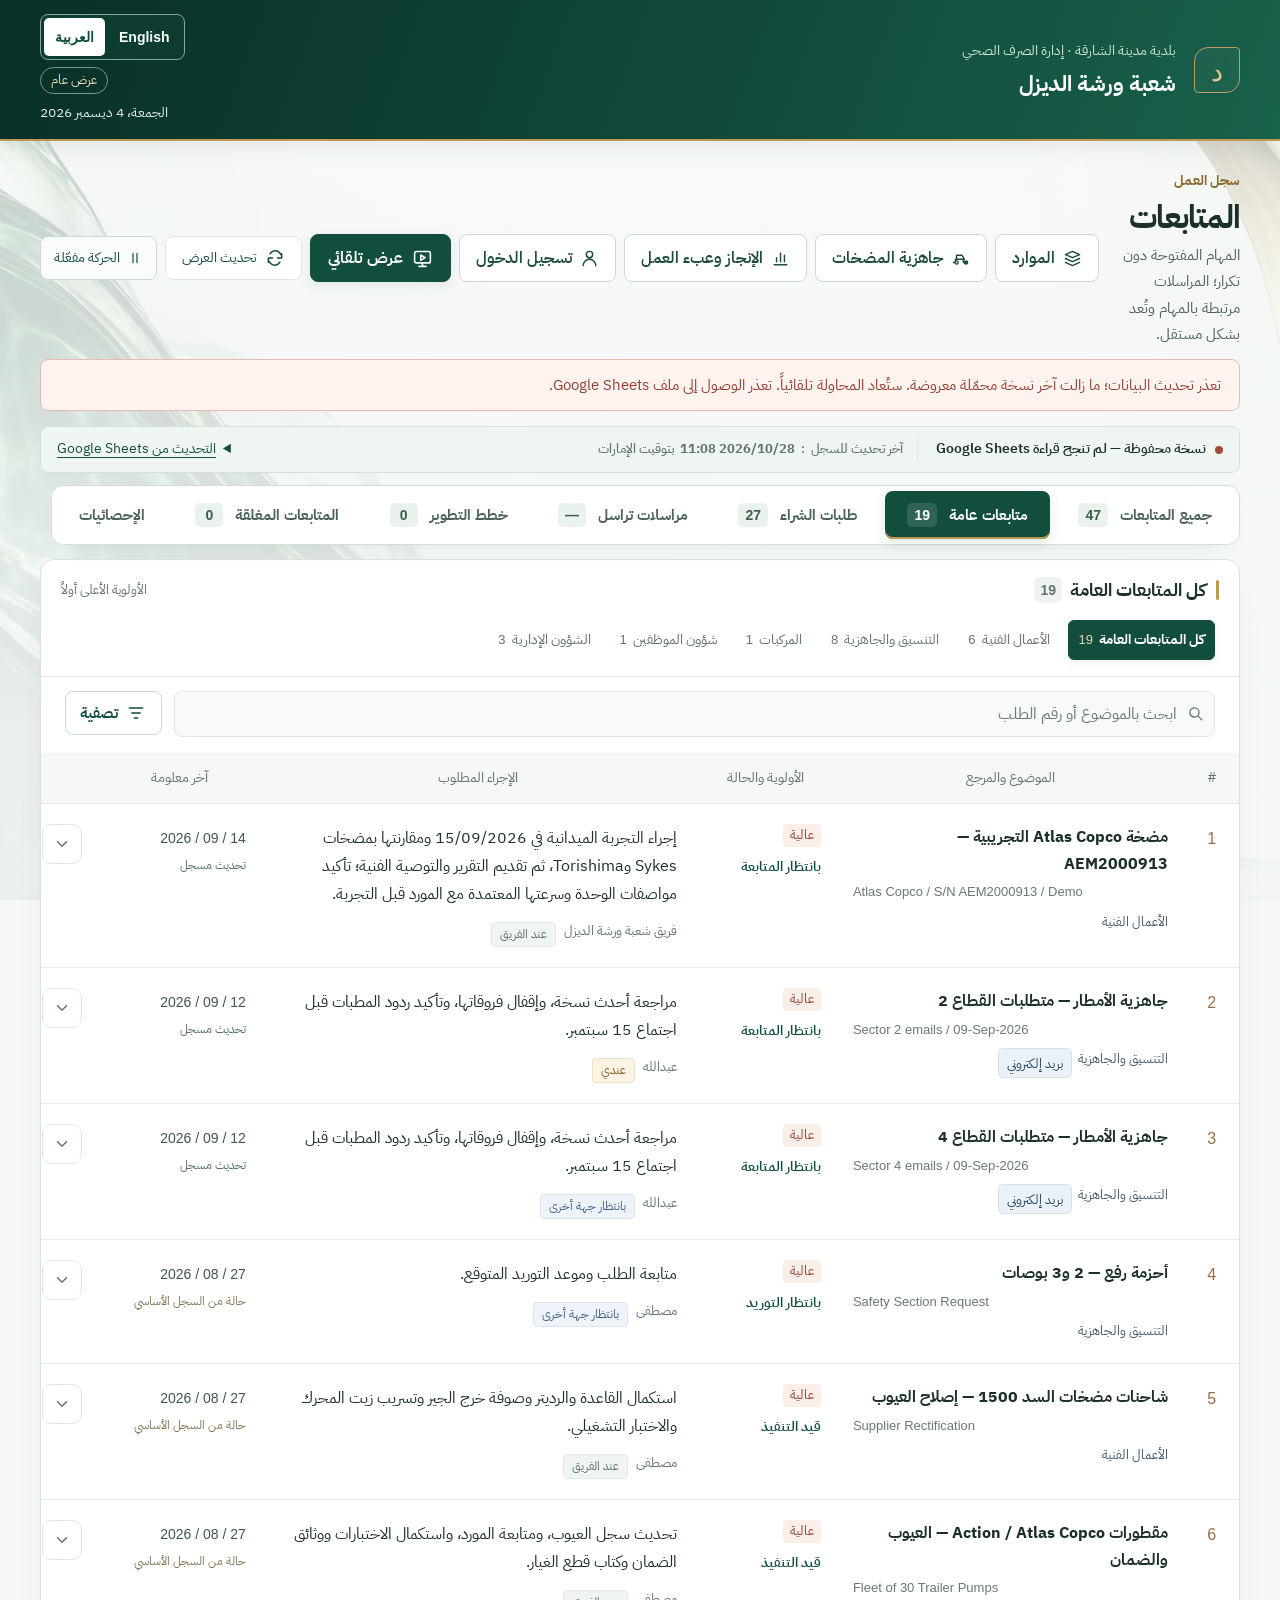
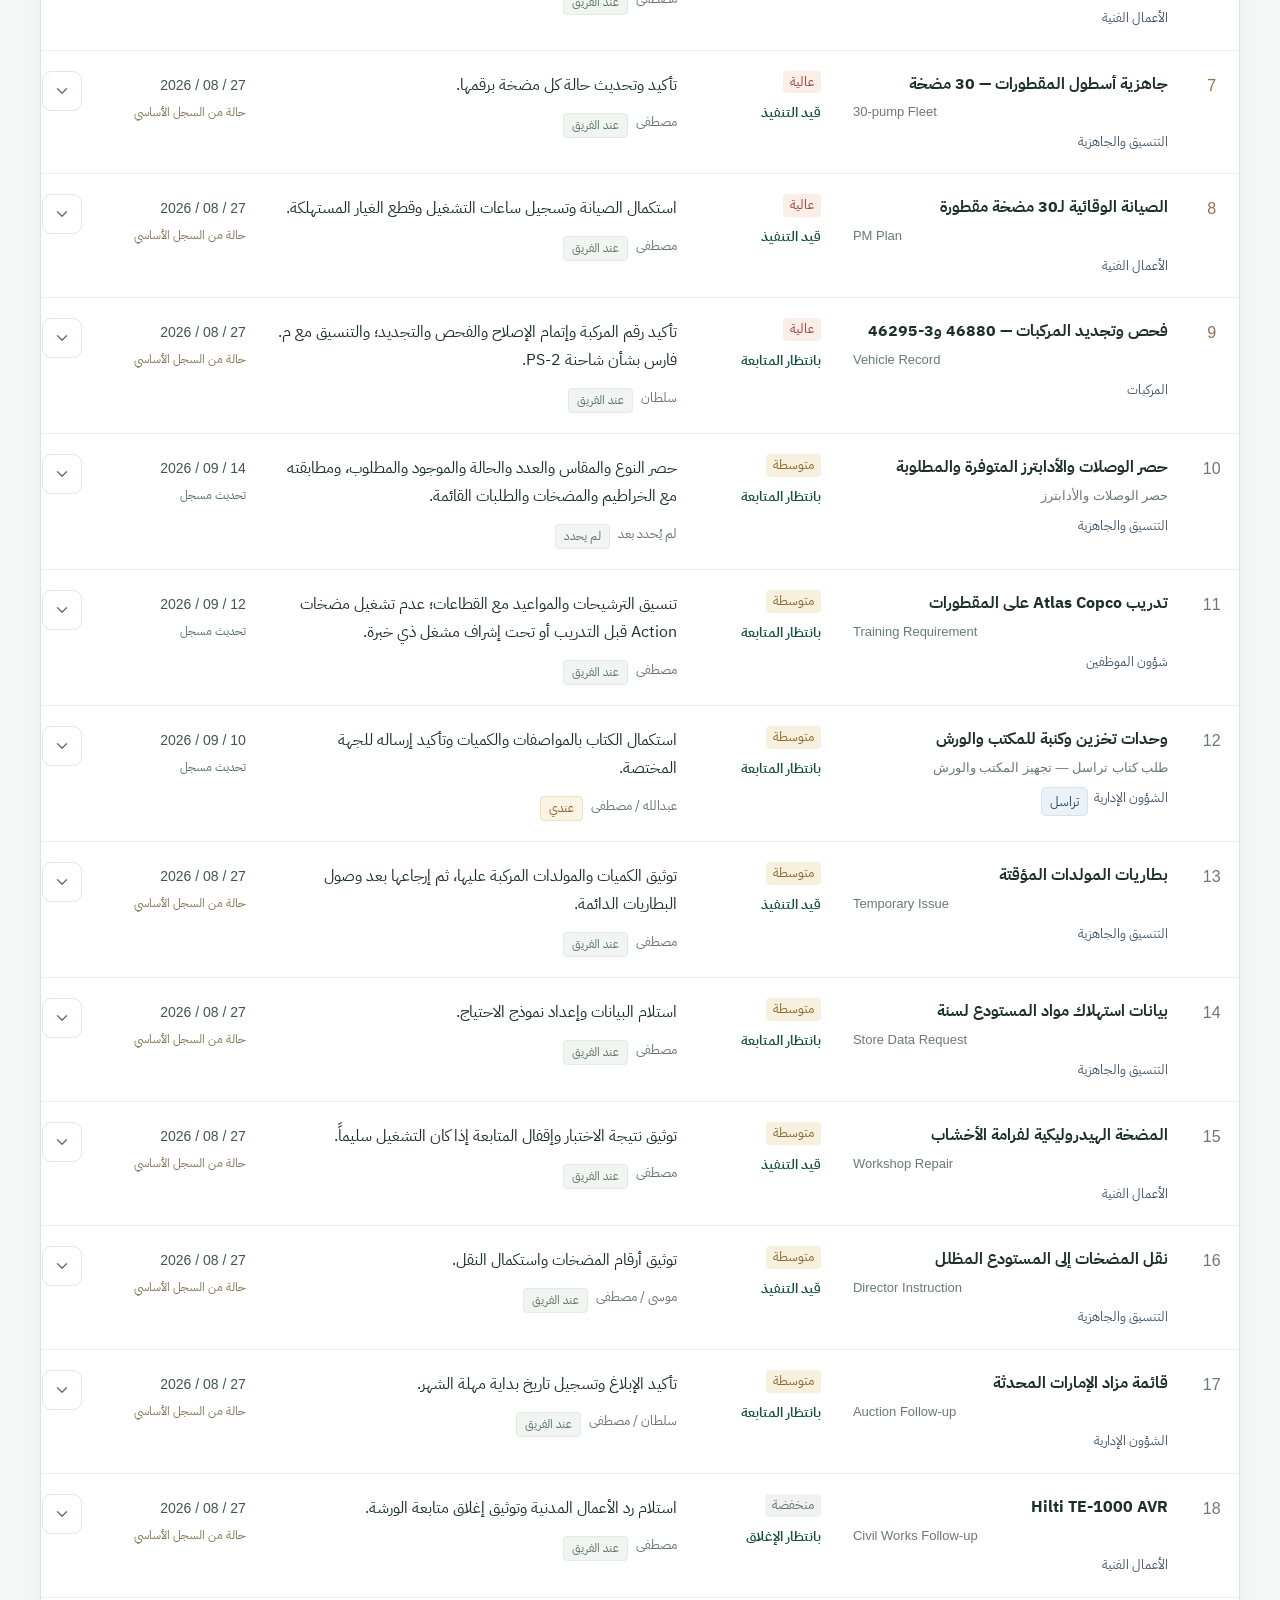
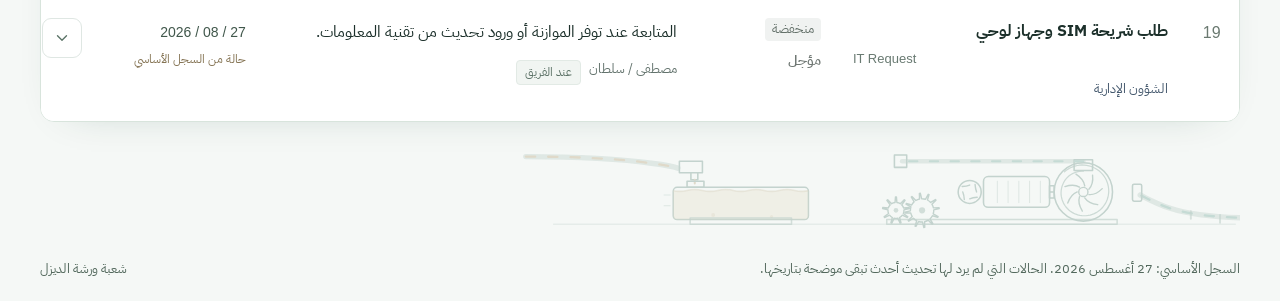
<file: index.html>
<!doctype html>
<html lang="ar" dir="rtl" data-motion="off">
<head>
  <meta charset="UTF-8">
  <meta name="viewport" content="width=device-width,initial-scale=1">
  <meta name="color-scheme" content="light">
  <meta name="theme-color" content="#124e3e">
  <meta name="description" content="متابعات شعبة ورشة الديزل: الأولويات والإجراءات وآخر التحديثات المؤكدة.">
  <link rel="preconnect" href="https://fonts.googleapis.com">
  <link rel="preconnect" href="https://fonts.gstatic.com" crossorigin>
  <link rel="stylesheet" href="https://fonts.googleapis.com/css2?family=IBM+Plex+Sans+Arabic:wght@400;500;600;700&display=swap">
  <link rel="icon" href="./favicon.svg?v=2026-11-02-1028" type="image/svg+xml">
  <link rel="stylesheet" href="./styles.css?v=2026-11-02-1028">
  <link rel="stylesheet" href="./motion.css?v=2026-11-02-1028">
  <link rel="stylesheet" href="./presentation.css?v=2026-11-02-1028">
  <link rel="stylesheet" href="./admin.css?v=2026-11-02-1028">
  <link rel="stylesheet" href="./statistics.css?v=2026-11-02-1028">
  <title>متابعات شعبة ورشة الديزل</title>
  <script src="./translations-en.js?v=2026-11-02-1028" defer></script>
  <script src="./procurement-en.js?v=2026-11-02-1028" defer></script>
  <script src="./followup-en.js?v=2026-11-02-1028" defer></script>
  <script src="./i18n.js?v=2026-11-02-1028" defer></script>
  <script src="./record-time.js?v=2026-11-02-1028" defer></script>
  <script src="./motion.js?v=2026-11-02-1028" defer></script>
  <script src="./procurement-model.js?v=2026-11-02-1028" defer></script>
  <script src="./purchase-orders.js?v=2026-11-02-1028" defer></script>
  <script src="./kinetic.js?v=2026-11-02-1028" defer></script>
  <script src="./presentation.js?v=2026-11-02-1028" defer></script>
  <script src="./procurement.js?v=2026-11-02-1028" defer></script>
  <script src="./sheets.js?v=2026-11-02-1028" defer></script>
  <script src="./followup-model.js?v=2026-11-02-1028" defer></script>
  <script src="./relations.js?v=2026-11-02-1028" defer></script>
  <script src="./app.js?v=2026-11-02-1028" defer></script>
  <script src="./notifications.js?v=2026-11-02-1028" defer></script>
  <script src="./letters.js?v=2026-11-02-1028" defer></script>
  <script src="./jobs.js?v=2026-11-02-1028" defer></script>
  <script src="./archive.js?v=2026-11-02-1028" defer></script>
  <script src="./statistics.js?v=2026-11-02-1028" defer></script>
  <script src="./admin.js?v=2026-11-02-1028" defer></script>
  <link rel="stylesheet" href="./followup-layout.css?v=2026-11-02-1028">
</head>
<body>
  <div class="ambient-background" aria-hidden="true"><div class="ambient-art"></div></div>
  <a href="#records" class="skip-link">الانتقال إلى المتابعات</a>
  <header class="masthead">
    <div class="masthead-inner">
      <div class="identity"><span class="identity-mark" aria-hidden="true" translate="no">د</span><div><div class="institution">بلدية مدينة الشارقة · إدارة الصرف الصحي</div><h1>شعبة ورشة الديزل</h1></div></div>
      <div class="header-end"><div class="language-switch" role="group" aria-label="Language / اللغة" translate="no"><button type="button" data-language="ar" lang="ar" aria-pressed="true">العربية</button><button type="button" data-language="en" lang="en" aria-pressed="false">English</button></div><span class="privacy-label">عرض عام</span><time id="today"></time></div>
    </div>
  </header>
  <main id="app">
    <aside id="sheet-access-panel" class="trial-banner" role="status" hidden><strong>سجل المتابعات — Google Sheets</strong><p id="sheet-status">جارٍ التحقق من الاتصال بملف Google Sheets.</p><div class="trial-links"><a href="https://docs.google.com/spreadsheets/d/1f8rYNHHe6KjvgQgThMXRi3cOrHGLJWmvLYURqzdbh_0/edit?usp=drivesdk" target="_blank" rel="noopener noreferrer">فتح ملف المتابعات في Google Sheets</a></div></aside>
    <section class="page-heading" aria-label="مقدمة المتابعات">
      <div><div class="eyebrow">سجل العمل</div><h2>المتابعات</h2><p id="scope">جارٍ تحميل السجل…</p></div>
      <div class="page-actions">
        <a class="admin-button" href="./resources.html"><svg viewBox="0 0 24 24" aria-hidden="true"><path d="M3 7l9-4 9 4-9 4-9-4Zm0 5 9 4 9-4M3 17l9 4 9-4"/></svg><span>الموارد</span></a>
        <a class="admin-button readiness-link" href="./readiness.html"><svg viewBox="0 0 24 24" aria-hidden="true"><path d="M3 17h2l1-4h9l1 4h5M7 13V8h7l3 5M9 17a2 2 0 1 1-4 0 2 2 0 0 1 4 0Zm12 0a2 2 0 1 1-4 0 2 2 0 0 1 4 0Z"/></svg><span>جاهزية المضخات</span></a>
        <button class="admin-button" id="admin-open" type="button" hidden aria-haspopup="dialog" aria-controls="admin-login"><svg viewBox="0 0 24 24" aria-hidden="true"><path d="M12 11a4 4 0 1 0 0-8 4 4 0 0 0 0 8ZM4 21a8 8 0 0 1 16 0"/></svg><span>تسجيل الدخول</span></button>
        <span class="admin-session" id="admin-session" hidden><svg viewBox="0 0 24 24" aria-hidden="true"><path d="M12 11a4 4 0 1 0 0-8 4 4 0 0 0 0 8ZM4 21a8 8 0 0 1 16 0"/></svg><span id="admin-name"></span><span class="admin-role" id="admin-role"></span><button type="button" id="admin-logout">خروج</button></span>
        <button class="admin-button admin-primary" id="admin-add" type="button" hidden aria-haspopup="dialog" aria-controls="admin-editor"><svg viewBox="0 0 24 24" aria-hidden="true"><path d="M12 5v14M5 12h14"/></svg><span>إضافة متابعة</span></button>
        <button class="presentation-launch" id="presentation-open" type="button" aria-haspopup="dialog" aria-controls="presentation"><svg viewBox="0 0 24 24" aria-hidden="true"><rect x="3" y="4" width="18" height="13" rx="2"/><path d="m10 8 5 3-5 3ZM8 21h8M12 17v4"/></svg><span>عرض تلقائي</span></button>
        <button class="refresh-button" id="refresh" type="button"><svg viewBox="0 0 24 24" aria-hidden="true"><path d="M20 7v5h-5M4 17v-5h5M6.1 7a7 7 0 0 1 11.6-1L20 9M4 15l2.3 3A7 7 0 0 0 17.9 17"/></svg><span>تحديث العرض</span></button>
        <button class="motion-toggle" id="motion-toggle" type="button" aria-pressed="false" aria-label="تشغيل الحركة" hidden><svg viewBox="0 0 24 24" aria-hidden="true"><path class="motion-pause" d="M9 5v14M15 5v14"/><path class="motion-play" d="m9 5 10 7-10 7Z"/></svg><span id="motion-label">الحركة متوقفة</span></button>
      </div>
    </section>
    <div id="notice" role="status" aria-live="polite" class="notice" hidden></div>
    <section class="sync-band" aria-label="حالة التحديث">
      <div class="sync-main"><span id="connection-dot" class="connection-dot pending" aria-hidden="true"></span><strong id="connection-label">جارٍ الاتصال بالسجل</strong><span id="fetch-time"></span><span class="record-updated" title="وقت التعديل هو وقت حفظ بيانات البند في السجل، وليس تاريخ المعلومة أو وقت تحديث الصفحة."><span>آخر تحديث للسجل</span>: <time id="record-updated-time" translate="no"></time> <span>بتوقيت الإمارات</span></span></div>
      <details class="sync-details"><summary id="sync-summary">كيف يتم التحديث؟</summary><div class="sync-explanation"><p id="sync-explanation">تتجدد البيانات المعروضة كل 30 ثانية أثناء فتح الشاشة.</p><p id="review-time"></p><p>تاريخ كل بند هو تاريخ آخر معلومة مؤيدة عنه. إرسال رسالة أو إعداد مسودة لا يعني اكتمال الإجراء.</p></div></details>
    </section>
    <div id="main-views" class="view-tabs" role="tablist" aria-label="عرض السجل">
      <button type="button" id="overview-tab" role="tab" aria-controls="overview-panel" aria-selected="true" data-view="overview">جميع المتابعات <span id="overview-tab-count">—</span></button>
      <button type="button" id="non-purchase-tab" role="tab" aria-controls="overview-panel" aria-selected="false" data-view="non-purchase">متابعات عامة <span id="non-purchase-tab-count">—</span></button>
      <button type="button" id="procurement-tab" role="tab" aria-controls="procurement-panel" aria-selected="false" data-view="procurement">طلبات الشراء <span id="procurement-tab-count">—</span></button>
      <button type="button" id="letters-tab" role="tab" aria-controls="letters-panel" aria-selected="false" data-view="letters">مراسلات تراسل <span id="letters-tab-count">—</span></button>
      <button type="button" id="plans-tab" role="tab" aria-controls="overview-panel" aria-selected="false" data-view="plans">خطط التطوير <span id="plans-tab-count">—</span></button>
      <button type="button" id="closed-tab" role="tab" aria-controls="closed-panel" aria-selected="false" data-view="closed">المتابعات المغلقة <span id="closed-tab-count">—</span></button>
      <button type="button" id="stats-tab" role="tab" aria-controls="stats-panel" aria-selected="false" data-view="stats">الإحصائيات</button>
    </div>
    <p id="results-status" role="status" aria-live="polite" class="sr-only"></p>
    <div id="overview-panel" role="tabpanel" aria-labelledby="overview-tab">
    <section class="metrics" aria-label="ملخص السجل" hidden>
      <div class="metric metric-main"><span class="metric-label">إجمالي المتابعات</span><strong id="total">—</strong><span id="composition" class="metric-note">يشمل كامل السجل</span></div>
      <div class="metric"><span class="metric-label">أولوية عالية</span><strong id="high">—</strong><span class="metric-note">تظهر أولاً في القائمة</span></div>
      <div class="metric"><span class="metric-label">بانتظار العروض</span><strong id="quotes">—</strong><span class="metric-note">متابعة العقود والمشتريات</span></div>
      <div class="metric"><span class="metric-label">معلومات من سبتمبر</span><strong id="recent">—</strong><span class="metric-note">آخر معلومة مسجلة لكل بند</span></div>
    </section>
    <section class="records-section" id="records" aria-labelledby="records-title">
      <div class="records-heading"><h3 id="records-title">جميع المتابعات <span id="shown-count"></span></h3><span class="sort-hint">الأولوية الأعلى أولاً</span></div>
      <div id="followup-categories" class="group-filters followup-categories" role="group" aria-label="تصنيف المتابعات">
        <div class="group-filters" id="groups"></div>

      </div>
      <div id="followup-records">
      <div id="coordination-filters" class="group-filters coordination-filters" role="group" aria-label="تصنيف التنسيق والجاهزية" hidden></div>
      <div class="compact-tools">
        <label class="search-field"><svg viewBox="0 0 24 24" aria-hidden="true"><circle cx="10.5" cy="10.5" r="6.5"/><path d="m16 16 5 5"/></svg><input id="search" type="search" autocomplete="off" placeholder="ابحث بالموضوع أو رقم الطلب" aria-label="البحث في المتابعات"></label>
        <details class="filter-drawer" id="followup-filter-drawer"><summary><svg viewBox="0 0 24 24" aria-hidden="true"><path d="M4 6h16M7 12h10M10 18h4"/></svg><span>تصفية</span><span class="active-filter-count" id="followup-filter-count" hidden></span></summary>
          <div class="filter-drawer-body">
            <div class="filter-line"><span class="filter-label">من عنده الإجراء</span><div class="group-filters focus-filters" id="focus-filters" role="group" aria-label="من عنده الإجراء"></div></div>
            <div class="filter-line"><span class="filter-label">بحاجة للانتباه</span><div class="group-filters" id="attention-filters" role="group" aria-label="بحاجة للانتباه"></div></div>
            <div class="filter-line"><label class="filter-label" for="area-filter">المجال</label><select id="area-filter" class="area-filter" aria-label="تصفية حسب مجال العمل" hidden></select></div>
            <button type="button" class="link-button" id="followup-filter-reset">مسح التصفية</button>
          </div>
        </details>
      </div>
      <div class="active-filter-summary" id="followup-filter-summary" hidden><span id="followup-filter-description"></span><button type="button" class="link-button" id="followup-filter-clear">مسح التصفية</button></div>
      <div class="table-wrap"><table class="records-table"><caption class="sr-only">المتابعات مرتبة بالأولوية، مع الحالة والإجراء والمسؤول وتاريخ آخر معلومة.</caption><thead><tr><th class="number-col" scope="col">#</th><th scope="col">الموضوع والمرجع</th><th scope="col">الأولوية والحالة</th><th scope="col">الإجراء المطلوب</th><th scope="col">آخر معلومة</th><th class="expand-col" scope="col"><span class="sr-only">التفاصيل</span></th></tr></thead><tbody id="rows"><tr><td colspan="6" class="loading-cell">جارٍ تحميل المتابعات…</td></tr></tbody></table></div>
      <div class="empty-state" id="empty" hidden><h4 id="empty-title">لا توجد متابعات مطابقة</h4><p id="empty-description">جرّب رقماً أو كلمة أخرى، أو ارجع إلى جميع المتابعات.</p><button class="refresh-button" id="clear-filters" type="button">عرض جميع المتابعات</button></div>
      </div>
    <section id="jobs-panel" role="region" aria-label="الأعمال الفنية" hidden>
      <div class="records-section">
        <div class="records-heading"><h3>الأعمال الفنية <span id="jobs-count"></span></h3><span class="sort-hint"><span id="jobs-open-count">0</span> عمل قائم</span></div>
      <p class="purchase-note">العمل ومراسلاته في بطاقة واحدة؛ حالة الرد وإغلاق الكتاب تظهران داخل المراسلات المرتبطة.</p>
        <div class="jobs-quick-filters">
          <div class="group-filters focus-filters" id="jobs-parties" role="group" aria-label="طرف العمل"></div>
          <div class="group-filters" id="jobs-states" role="group" aria-label="حالة العمل"></div>
        </div>
        <div class="compact-tools">
          <label class="search-field"><svg viewBox="0 0 24 24" aria-hidden="true"><circle cx="10.5" cy="10.5" r="6.5"/><path d="m16 16 5 5"/></svg><input id="jobs-search" type="search" autocomplete="off" placeholder="ابحث بالموضوع أو الجهة أو المسؤول" aria-label="البحث في الأعمال"></label>
          <details class="filter-drawer" id="jobs-filter-drawer"><summary><svg viewBox="0 0 24 24" aria-hidden="true"><path d="M4 6h16M7 12h10M10 18h4"/></svg><span>تصفية</span><span class="active-filter-count" id="jobs-filter-count" hidden></span></summary>
            <div class="filter-drawer-body">
              <div class="filter-line"><span class="filter-label">طرف العمل</span><div class="group-filters" id="jobs-other-parties" role="group" aria-label="طرف العمل"></div></div>
              <div class="filter-line"><span class="filter-label">حالات أخرى</span><div class="group-filters" id="jobs-other-states" role="group" aria-label="حالات أخرى"></div></div>
              <div class="filter-line"><span class="filter-label">مصدر الطلب</span><div class="group-filters" id="jobs-sources" role="group" aria-label="مصدر الطلب"></div></div>
              <button type="button" class="link-button" id="jobs-filter-reset">مسح التصفية</button>
            </div>
          </details>
          <button class="admin-button admin-primary" id="jobs-add" type="button" hidden><span>إضافة عمل</span></button>
        </div>
        <div class="active-filter-summary" id="jobs-filter-summary" hidden><span id="jobs-filter-description"></span><button type="button" class="link-button" id="jobs-filter-clear">مسح التصفية</button></div>
        <div id="jobs-groups"></div>
        <div class="empty-state" id="jobs-empty" hidden><h4>لا توجد أعمال في هذا العرض</h4><p>غيّر الطرف أو الحالة، أو جرّب كلمة أخرى في البحث.</p></div>
      </div>
    </section>
    </section>
    </div>
    <section id="letters-panel" role="tabpanel" aria-labelledby="letters-tab" hidden>
      <div class="records-section">
        <div class="records-heading"><h3>متابعة المراسلات <span id="letters-count"></span></h3><span class="sort-hint"><span id="letters-open-count">0</span> كتاب مفتوح</span></div>
        <p class="purchase-note">عدد الكتب مستقل عن عدد المهام؛ افتح التنفيذ المرتبط لمتابعة الإجراء.</p>
        <div class="toolbar"><div class="group-filters" id="letters-filters" role="group" aria-label="تصنيف الكتب"></div><label class="search-field"><svg viewBox="0 0 24 24" aria-hidden="true"><circle cx="10.5" cy="10.5" r="6.5"/><path d="m16 16 5 5"/></svg><input id="letters-search" type="search" autocomplete="off" placeholder="ابحث بالموضوع أو رقم الكتاب أو الجهة" aria-label="البحث في المراسلات"></label><button class="admin-button admin-primary" id="letters-add" type="button" hidden><svg viewBox="0 0 24 24" aria-hidden="true"><path d="M12 5v14M5 12h14"/></svg><span>إضافة كتاب</span></button></div>
        <div class="letter-grid" id="letters-grid"></div>
        <div class="empty-state" id="letters-empty" hidden><h4>لا توجد مراسلات في هذا العرض</h4><p>غيّر التصنيف أو جرّب كلمة أخرى في البحث.</p></div>
      </div>
    </section>
    <section id="procurement-panel" role="tabpanel" aria-labelledby="procurement-tab" hidden>
      <div id="pr-summary" class="purchase-summary" aria-label="ملخص طلبات الشراء والشراء المباشر"><div><strong id="pr-numbered">—</strong><span>طلبات مرقمة قائمة</span></div><div><strong id="pr-unnumbered">—</strong><span>طلبات لم تُرقّم</span></div><div><strong id="pr-quotes">—</strong><span>بانتظار العروض</span></div><div><strong id="pr-received">—</strong><span>تحت التقييم</span></div></div>
      <div class="records-section purchase-section">
        <div class="records-heading"><h3>معاملات الشراء <span id="pr-count" role="status" aria-live="polite"></span></h3><span class="sort-hint">حسب الحالة ثم الأولوية</span></div>
        <div class="purchase-filters">
          <div id="pr-type-filters" class="group-filters" role="group" aria-label="نوع المعاملة"></div>
          <div id="pr-filters" class="group-filters" role="group" aria-label="مرحلة المعاملة"></div>
        </div>
        <div class="toolbar purchase-search-toolbar"><label class="search-field"><input id="pr-search" type="search" aria-label="البحث في طلبات الشراء" placeholder="رقم الطلب أو موضوع المعاملة"></label></div>
        <p id="pr-order-note" class="purchase-note">يمكن ربط أكثر من LPO بنفس PR. افتح تفاصيل الطلب لمتابعة كل أمر والكميات المستلمة والمتبقية لكل صنف.</p>
        <div id="pr-records" class="purchase-records"><p class="loading-cell">جارٍ تحميل طلبات الشراء…</p></div>
        <div id="pr-secondary-statuses" class="secondary-statuses"><span>حالات أخرى</span><div id="pr-secondary-filters" class="group-filters" role="group" aria-label="حالات أخرى"></div></div>
        <div id="pr-empty" class="empty-state" hidden><h4>لا توجد معاملات مطابقة</h4><button type="button" id="pr-clear" class="refresh-button">عرض جميع المعاملات</button></div>
      </div>
    </section>
    <section id="closed-panel" role="tabpanel" aria-labelledby="closed-tab" hidden>
      <div class="records-section">
        <div class="records-heading"><h3>المتابعات المغلقة <span id="archive-count"></span></h3><span class="sort-hint">الأحدث تعديلاً أولاً</span></div>
        <p class="purchase-note">البنود المنجزة والكتب المغلقة؛ إغلاق الكتاب مستقل عن إنجاز العمل المرتبط به.</p>
        <div id="archive-kinds" class="group-filters archive-filters" role="group" aria-label="نوع السجل المغلق"></div>
        <div id="archive-categories" class="group-filters archive-filters archive-secondary" role="group" aria-label="تصنيف المتابعات العامة المغلقة" hidden></div>
        <div id="archive-detail-filters" class="group-filters archive-filters archive-secondary" role="group" aria-label="تصفية تفصيلية للمغلقات" hidden></div>
        <div class="compact-tools"><label class="search-field"><svg viewBox="0 0 24 24" aria-hidden="true"><circle cx="10.5" cy="10.5" r="6.5"/><path d="m16 16 5 5"/></svg><input id="archive-search" type="search" autocomplete="off" placeholder="ابحث بالموضوع أو رقم الطلب أو الكتاب أو المسؤول" aria-label="البحث في المتابعات المغلقة"></label><button type="button" class="link-button" id="archive-reset">مسح التصفية</button></div>
        <div id="archive-grid" class="archive-grid"></div>
        <div id="archive-empty" class="empty-state" hidden><h4>لا توجد سجلات مغلقة مطابقة</h4><p>غيّر النوع أو التصنيف، أو امسح البحث والتصفية.</p></div>
      </div>
    </section>
    <section id="stats-panel" role="tabpanel" aria-labelledby="stats-tab" hidden>
      <div class="records-section">
        <div class="records-heading"><h3>سجل الإحصائيات</h3><span class="sort-hint">محسوبة من السجل لحظة العرض</span></div>
        <p class="purchase-note">كل رقم هنا محسوب من السجل نفسه: المتابعات وطلبات الشراء والمراسلات والأعمال والمعدات. لا يوجد إدخال يدوي للإحصائيات، فما يتغيّر في Google Sheets يظهر هنا في القراءة التالية.</p>
        <div class="toolbar stats-toolbar"><button class="presentation-launch" id="stats-open" type="button" aria-haspopup="dialog" aria-controls="stats-display"><svg viewBox="0 0 24 24" aria-hidden="true"><path d="M5 20V10M12 20V4M19 20v-7"/></svg><span>عرض تلقائي للإحصائيات</span></button></div>
        <div class="stat-cards" id="stats-cards"></div>
        <div class="stat-groups" id="stats-groups"></div>
      </div>
    </section>
    <footer><svg class="page-scene" viewBox="0 0 900 100" preserveAspectRatio="xMinYMax meet" aria-hidden="true" focusable="false"><defs><clipPath id="page-drum"><rect x="562" y="46" width="176" height="42" rx="5"/></clipPath></defs><g class="sc-line"><path class="sc-ground" d="M6 94h888"/><path class="sc-hose" d="M-24 86C30 86 68 81 92 73 110 67 120 61 130 56"/><path class="sc-hose-flow sc-water" d="M-24 86C30 86 68 81 92 73 110 67 120 61 130 56"/><path class="sc-clamp" d="M26 82v10M64 77v10"/><rect class="sc-part" x="128" y="42" width="12" height="22" rx="2"/><circle class="sc-part" cx="204" cy="52" r="38"/><path class="sc-volute" d="M 204.0 25.0 L 206.4 25.0 L 208.8 25.2 L 211.1 25.6 L 213.5 26.2 L 215.7 27.1 L 217.9 28.1 L 220.0 29.3 L 222.1 30.7 L 223.9 32.3 L 225.7 34.1 L 227.3 36.0 L 228.7 38.0 L 229.9 40.2 L 230.9 42.5 L 231.8 44.9 L 232.4 47.3 L 232.8 49.8 L 233.0 52.4 L 233.0 54.9 L 232.7 57.5 L 232.2 60.0 L 231.5 62.5 L 230.6 64.9 L 229.5 67.3 L 228.1 69.5 L 226.6 71.6 L 224.8 73.6 L 222.9 75.5 L 220.9 77.1 L 218.6 78.6 L 216.3 79.9 L 213.8 81.0 L 211.3 81.8 L 208.6 82.5 L 205.9 82.9 L 203.2 83.0 L 200.5 83.0 L 197.8 82.6 L 195.1 82.1 L 192.4 81.3 L 189.8 80.3 L 187.3 79.0 L 185.0 77.5 L 182.7 75.8 L 180.6 73.9 L 178.7 71.9 L 177.0 69.6 L 175.4 67.3 L 174.1 64.7 L 173.0 62.1 L 172.1 59.3 L 171.5 56.5 L 171.1 53.7 L 170.9 50.8 L 171.1 47.8 L 171.5 44.9 L 172.1 42.1 L 173.0 39.3 L 174.1 36.5 L 175.5 33.9 L 177.1 31.4 L 178.9 29.1 L 181.0 26.9 L 183.2 24.8 L 185.6 23.0 L 188.2 21.4 L 190.9 20.1 L 193.7 18.9 L 196.6 18.0 L 199.6 17.4 L 202.7 17.0 L 205.8 16.9 L 208.9 17.1 L 211.9 17.6 L 215.0 18.3 L 217.9 19.3 L 220.8 20.5 L 223.5 22.0 L 226.2 23.8 L 228.6 25.8"/><g class="sc-impeller"><path d="M 212.0 52.0 Q 220.2 55.1 224.3 66.5 M 209.0 58.3 Q 211.7 66.6 205.3 77.0 M 202.2 59.8 Q 197.4 67.1 185.3 68.6 M 196.8 55.5 Q 188.1 56.3 179.4 47.7 M 196.8 48.5 Q 190.7 42.2 192.0 30.1 M 202.2 44.2 Q 203.4 35.5 213.6 28.9 M 209.0 45.7 Q 216.5 41.2 228.0 45.1"/><circle cx="204" cy="52" r="6"/></g><path class="sc-part" d="M192 10h24v14h-24z"/><path class="sc-pipe sc-water-pipe" d="M204 12h236"/><path class="sc-flow sc-water" d="M204 12h230"/><path class="sc-part" d="M434 4h16v16h-16z"/><rect class="sc-part" x="248" y="32" width="86" height="40" rx="6"/><path class="sc-detail" d="M 260 38 v 28 M 274 38 v 28 M 288 38 v 28 M 302 38 v 28 M 316 38 v 28"/><path class="sc-part" d="M242 44h6v16h-6zM242 52h6"/><circle class="sc-part" cx="352" cy="52" r="15"/><g class="sc-fan"><path d="M 361.0 52.0 Q 359.4 56.0 359.0 61.8 M 352.0 61.0 Q 348.0 59.4 342.2 59.0 M 343.0 52.0 Q 344.6 48.0 345.0 42.2 M 352.0 43.0 Q 356.0 44.6 361.8 45.0"/></g><g class="sc-gear-a"><path d="M 429.2 76.6 L 436.3 78.3 L 436.1 79.5 L 428.8 79.3 A 15 15 0 0 1 426.8 84.1 L 426.8 84.1 L 432.1 89.2 L 431.4 90.1 L 425.2 86.3 A 15 15 0 0 1 421.0 89.5 L 421.0 89.5 L 423.1 96.5 L 422.0 96.9 L 418.5 90.5 A 15 15 0 0 1 413.4 91.2 L 413.4 91.2 L 411.7 98.3 L 410.5 98.1 L 410.7 90.8 A 15 15 0 0 1 405.9 88.8 L 405.9 88.8 L 400.8 94.1 L 399.9 93.4 L 403.7 87.2 A 15 15 0 0 1 400.5 83.0 L 400.5 83.0 L 393.5 85.1 L 393.1 84.0 L 399.5 80.5 A 15 15 0 0 1 398.8 75.4 L 398.8 75.4 L 391.7 73.7 L 391.9 72.5 L 399.2 72.7 A 15 15 0 0 1 401.2 67.9 L 401.2 67.9 L 395.9 62.8 L 396.6 61.9 L 402.8 65.7 A 15 15 0 0 1 407.0 62.5 L 407.0 62.5 L 404.9 55.5 L 406.0 55.1 L 409.5 61.5 A 15 15 0 0 1 414.6 60.8 L 414.6 60.8 L 416.3 53.7 L 417.5 53.9 L 417.3 61.2 A 15 15 0 0 1 422.1 63.2 L 422.1 63.2 L 427.2 57.9 L 428.1 58.6 L 424.3 64.8 A 15 15 0 0 1 427.5 69.0 L 427.5 69.0 L 434.5 66.9 L 434.9 68.0 L 428.5 71.5 A 15 15 0 0 1 429.2 76.6 Z"/></g><circle class="sc-dot" cx="414" cy="76" r="4"/><g class="sc-gear-b"><path d="M 457.6 80.1 L 463.5 84.3 L 462.9 85.3 L 456.3 82.2 A 10 10 0 0 1 452.7 85.3 L 452.7 85.3 L 454.6 92.3 L 453.4 92.7 L 450.4 86.1 A 10 10 0 0 1 445.6 86.1 L 445.6 86.1 L 442.6 92.7 L 441.4 92.3 L 443.3 85.3 A 10 10 0 0 1 439.7 82.2 L 439.7 82.2 L 433.1 85.3 L 432.5 84.3 L 438.4 80.1 A 10 10 0 0 1 437.6 75.4 L 437.6 75.4 L 430.6 73.6 L 430.8 72.3 L 438.0 73.0 A 10 10 0 0 1 440.4 68.9 L 440.4 68.9 L 436.2 62.9 L 437.2 62.1 L 442.3 67.3 A 10 10 0 0 1 446.8 65.7 L 446.8 65.7 L 447.4 58.4 L 448.6 58.4 L 449.2 65.7 A 10 10 0 0 1 453.7 67.3 L 453.7 67.3 L 458.8 62.1 L 459.8 62.9 L 455.6 68.9 A 10 10 0 0 1 458.0 73.0 L 458.0 73.0 L 465.2 72.3 L 465.4 73.6 L 458.4 75.4 A 10 10 0 0 1 457.6 80.1 Z"/></g><circle class="sc-dot" cx="448" cy="76" r="3"/><path class="sc-base" d="M160 88h300v6H160z"/><path class="sc-drop" d="M220 76v5"/><path class="sc-hose" d="M930 6c-72 0-124 3-166 9-16 2-26 4-32 6"/><path class="sc-hose-flow sc-diesel" d="M930 6c-72 0-124 3-166 9-16 2-26 4-32 6"/><path class="sc-part" d="M700 12h30v15h-30zM706 27h9v9h-9z"/><path class="sc-stream sc-diesel" d="M710 36v12"/><path class="sc-part" d="M698 38h22v8h-22z"/><rect class="sc-tank" x="562" y="46" width="176" height="42" rx="5"/><g clip-path="url(#page-drum)"><g class="sc-level"><g transform="translate(540 42)"><g class="sc-wave"><path d="M 0 8 q 10 -2.5 20 0 t 20 0 q 10 -2.5 20 0 t 20 0 q 10 -2.5 20 0 t 20 0 q 10 -2.5 20 0 t 20 0 q 10 -2.5 20 0 t 20 0 q 10 -2.5 20 0 t 20 0 q 10 -2.5 20 0 t 20 0 q 10 -2.5 20 0 t 20 0 L 320 420 L 0 420 Z"/></g></g></g><circle class="sc-bubble" cx="610" cy="84" r="2"/><circle class="sc-bubble sc-bubble-c" cx="686" cy="82" r="2.5"/></g><path class="sc-detail" d="M742 56h8M742 70h8"/><path class="sc-base" d="M584 86h132v8H584z"/></g></svg><p>السجل الأساسي: 27 أغسطس 2026. الحالات التي لم يرد لها تحديث أحدث تبقى موضحة بتاريخها.</p><p>شعبة ورشة الديزل</p></footer>
  </main>
  <dialog id="presentation" class="presentation" aria-labelledby="presentation-title" translate="no">
    <div class="presentation-art" aria-hidden="true"></div>
    <div class="presentation-shell">
      <header class="presentation-header">
        <div class="presentation-brand"><span class="presentation-mark" aria-hidden="true">د</span><div><p data-present-label="شعبة ورشة الديزل">شعبة ورشة الديزل</p><h2 id="presentation-title" data-present-label="عرض المتابعات">عرض المتابعات</h2></div></div>
        <div class="presentation-header-actions"><button id="presentation-fullscreen" type="button" aria-pressed="false"><svg viewBox="0 0 24 24" aria-hidden="true"><path d="M9 3H5a2 2 0 0 0-2 2v4M15 3h4a2 2 0 0 1 2 2v4M9 21H5a2 2 0 0 1-2-2v-4M15 21h4a2 2 0 0 0 2-2v-4"/></svg><span id="presentation-fullscreen-label" data-present-label="ملء الشاشة">ملء الشاشة</span></button><button id="presentation-language" type="button">English</button><button id="presentation-close" type="button" autofocus><svg viewBox="0 0 24 24" aria-hidden="true"><path d="m6 6 12 12M6 18 18 6"/></svg><span data-present-label="العودة للجدول">العودة للجدول</span></button></div>
      </header>
      <div class="presentation-context"><div><span class="presentation-dot" aria-hidden="true"></span><span id="presentation-scope"></span></div><div class="presentation-context-end"><span id="presentation-remaining" class="presentation-remaining" hidden><span id="presentation-remaining-value"></span> <span data-present-label="ثانية للبند التالي">ثانية للبند التالي</span></span><span class="k-ringwrap"><svg class="k-ring" viewBox="0 0 40 40" aria-hidden="true"><circle class="k-ring-track" cx="20" cy="20" r="17"/><circle id="presentation-ring" class="k-ring-fill" cx="20" cy="20" r="17"/></svg><span id="presentation-counter" class="presentation-counter"></span></span></div></div>
      <div class="presentation-stage">
        <article id="presentation-card" class="k-stage" tabindex="0" aria-labelledby="presentation-item-title" aria-live="off">
          <div class="k-top"><span id="presentation-reference" class="k-ref" dir="auto"></span><div class="presentation-badges k-badges"><span id="presentation-priority" class="k-part"></span><span id="presentation-status-badge" class="k-part"></span></div></div>
          <h3 id="presentation-item-title" class="k-title" dir="auto"></h3><p id="presentation-blocker" class="k-blocker" dir="auto" hidden></p>
          <div class="k-grid"><section class="k-status"><h4 class="k-label k-part" data-present-label="آخر حالة مسجلة">آخر حالة مسجلة</h4><p id="presentation-status" class="k-text" dir="auto"></p></section><section class="k-action"><span class="k-rule" aria-hidden="true"></span><h4 class="k-label k-part" data-present-label="الإجراء المطلوب">الإجراء المطلوب</h4><p id="presentation-action" class="k-text" dir="auto"></p></section></div>
          <dl class="k-meta"><div class="k-part"><dt data-present-label="المسؤول">المسؤول</dt><dd id="presentation-owner" dir="auto"></dd><small id="presentation-action-at"></small></div><div class="k-part"><dt data-present-label="آخر معلومة">آخر معلومة</dt><dd><time id="presentation-information"></time></dd></div><div class="k-part"><dt data-present-label="آخر تعديل للبند">آخر تعديل للبند</dt><dd><time id="presentation-updated"></time><small data-present-label="بتوقيت الإمارات">بتوقيت الإمارات</small></dd></div></dl>
        </article>
        <div id="presentation-empty" class="presentation-empty" hidden><svg viewBox="0 0 24 24" aria-hidden="true"><rect x="4" y="3" width="16" height="18" rx="2"/><path d="M8 8h8M8 12h5M8 16h3"/></svg><h3 data-present-label="لا توجد متابعات للعرض">لا توجد متابعات للعرض</h3><p data-present-label="ارجع إلى الجدول واختر تبويباً أو غيّر البحث والتصنيف.">ارجع إلى الجدول واختر تبويباً أو غيّر البحث والتصنيف.</p></div>
      </div>
      <div class="presentation-next k-queue"><span data-present-label="بعدها">بعدها</span><div class="k-ticker" id="presentation-queue" aria-hidden="true"><div class="k-track" id="presentation-queue-track"></div></div><p id="presentation-next-title" class="sr-only" dir="auto"></p></div>
      <footer class="presentation-footer"><svg class="presentation-scene" viewBox="0 0 1600 120" preserveAspectRatio="xMinYMax meet" aria-hidden="true" focusable="false"><defs><clipPath id="scene-tank"><rect x="852" y="54" width="296" height="52" rx="7"/></clipPath></defs><g class="sc-line"><path class="sc-ground" d="M10 112h1580"/><path class="sc-hose" d="M-30 104C40 104 92 98 122 88 146 80 158 72 170 66"/><path class="sc-hose-flow sc-water" d="M-30 104C40 104 92 98 122 88 146 80 158 72 170 66"/><path class="sc-clamp" d="M34 98v12M82 92v12M126 80v12"/><rect class="sc-part" x="166" y="50" width="14" height="26" rx="2"/><circle class="sc-part" cx="250" cy="62" r="46"/><path class="sc-volute" d="M 250.0 29.0 L 252.9 29.0 L 255.8 29.2 L 258.7 29.7 L 261.6 30.5 L 264.3 31.5 L 267.0 32.8 L 269.6 34.3 L 272.1 36.0 L 274.4 37.9 L 276.5 40.1 L 278.4 42.4 L 280.2 44.9 L 281.7 47.6 L 282.9 50.4 L 284.0 53.3 L 284.7 56.3 L 285.2 59.3 L 285.5 62.4 L 285.4 65.6 L 285.1 68.7 L 284.5 71.8 L 283.7 74.8 L 282.5 77.8 L 281.1 80.7 L 279.5 83.4 L 277.6 86.0 L 275.5 88.4 L 273.1 90.7 L 270.6 92.7 L 267.9 94.5 L 265.0 96.1 L 262.0 97.4 L 258.9 98.5 L 255.7 99.2 L 252.4 99.7 L 249.0 99.9 L 245.7 99.8 L 242.4 99.5 L 239.1 98.8 L 235.8 97.8 L 232.7 96.5 L 229.6 95.0 L 226.7 93.2 L 224.0 91.1 L 221.4 88.8 L 219.1 86.3 L 216.9 83.6 L 215.1 80.6 L 213.4 77.6 L 212.1 74.3 L 211.0 71.0 L 210.2 67.5 L 209.8 64.0 L 209.6 60.5 L 209.8 56.9 L 210.2 53.4 L 211.0 49.9 L 212.1 46.4 L 213.5 43.1 L 215.2 39.9 L 217.1 36.8 L 219.4 34.0 L 221.9 31.3 L 224.6 28.8 L 227.5 26.6 L 230.7 24.6 L 234.0 23.0 L 237.4 21.6 L 241.0 20.5 L 244.7 19.7 L 248.4 19.3 L 252.2 19.2 L 255.9 19.4 L 259.7 19.9 L 263.4 20.8 L 267.0 22.0 L 270.5 23.5 L 273.9 25.4 L 277.1 27.5 L 280.1 29.9"/><g class="sc-impeller"><path d="M 260.0 62.0 Q 269.7 65.7 274.4 79.4 M 256.2 69.8 Q 259.4 79.7 251.6 92.0 M 247.8 71.7 Q 242.0 80.3 227.6 81.9 M 241.0 66.3 Q 230.7 67.2 220.4 56.9 M 241.0 57.7 Q 233.9 50.1 235.6 35.7 M 247.8 52.3 Q 249.2 42.0 261.6 34.3 M 256.2 54.2 Q 265.1 48.9 278.9 53.8"/><circle cx="250" cy="62" r="7"/></g><path class="sc-part" d="M236 12h28v18h-28z"/><path class="sc-pipe sc-water-pipe" d="M250 14h382"/><path class="sc-flow sc-water" d="M250 14h374"/><path class="sc-part" d="M624 4h20v20h-20z"/><path class="sc-detail" d="M634 4V-6M628-6h12"/><rect class="sc-part" x="330" y="34" width="140" height="58" rx="8"/><path class="sc-detail" d="M 344 42 v 42 M 360 42 v 42 M 376 42 v 42 M 392 42 v 42 M 408 42 v 42 M 424 42 v 42"/><path class="sc-part" d="M322 52h8v20h-8zM296 62h34"/><circle class="sc-part" cx="496" cy="64" r="22"/><g class="sc-fan"><path d="M 505.0 64.0 Q 507.1 70.0 506.5 78.6 M 496.0 73.0 Q 490.0 75.1 481.4 74.5 M 487.0 64.0 Q 484.9 58.0 485.5 49.4 M 496.0 55.0 Q 502.0 52.9 510.6 53.5"/></g><path class="sc-part" d="M474 64h-4"/><g class="sc-gear-a"><path d="M 591.0 84.8 L 599.8 86.9 L 599.7 88.4 L 590.5 88.1 A 19 19 0 0 1 588.0 94.2 L 588.0 94.2 L 594.7 100.5 L 593.8 101.6 L 586.0 96.9 A 19 19 0 0 1 580.8 100.8 L 580.8 100.8 L 583.4 109.6 L 582.0 110.1 L 577.7 102.1 A 19 19 0 0 1 571.2 103.0 L 571.2 103.0 L 569.1 111.8 L 567.6 111.7 L 567.9 102.5 A 19 19 0 0 1 561.8 100.0 L 561.8 100.0 L 555.5 106.7 L 554.4 105.8 L 559.1 98.0 A 19 19 0 0 1 555.2 92.8 L 555.2 92.8 L 546.4 95.4 L 545.9 94.0 L 553.9 89.7 A 19 19 0 0 1 553.0 83.2 L 553.0 83.2 L 544.2 81.1 L 544.3 79.6 L 553.5 79.9 A 19 19 0 0 1 556.0 73.8 L 556.0 73.8 L 549.3 67.5 L 550.2 66.4 L 558.0 71.1 A 19 19 0 0 1 563.2 67.2 L 563.2 67.2 L 560.6 58.4 L 562.0 57.9 L 566.3 65.9 A 19 19 0 0 1 572.8 65.0 L 572.8 65.0 L 574.9 56.2 L 576.4 56.3 L 576.1 65.5 A 19 19 0 0 1 582.2 68.0 L 582.2 68.0 L 588.5 61.3 L 589.6 62.2 L 584.9 70.0 A 19 19 0 0 1 588.8 75.2 L 588.8 75.2 L 597.6 72.6 L 598.1 74.0 L 590.1 78.3 A 19 19 0 0 1 591.0 84.8 Z"/></g><circle class="sc-dot" cx="572" cy="84" r="5"/><g class="sc-gear-b"><path d="M 625.9 89.1 L 633.4 94.3 L 632.7 95.7 L 624.4 91.8 A 13 13 0 0 1 619.9 95.6 L 619.9 95.6 L 622.2 104.4 L 620.8 104.9 L 617.0 96.7 A 13 13 0 0 1 611.0 96.7 L 611.0 96.7 L 607.2 104.9 L 605.8 104.4 L 608.1 95.6 A 13 13 0 0 1 603.6 91.8 L 603.6 91.8 L 595.3 95.7 L 594.6 94.3 L 602.1 89.1 A 13 13 0 0 1 601.0 83.3 L 601.0 83.3 L 592.2 80.9 L 592.5 79.4 L 601.6 80.2 A 13 13 0 0 1 604.5 75.1 L 604.5 75.1 L 599.3 67.7 L 600.5 66.7 L 606.9 73.1 A 13 13 0 0 1 612.5 71.1 L 612.5 71.1 L 613.2 62.0 L 614.8 62.0 L 615.5 71.1 A 13 13 0 0 1 621.1 73.1 L 621.1 73.1 L 627.5 66.7 L 628.7 67.7 L 623.5 75.1 A 13 13 0 0 1 626.4 80.2 L 626.4 80.2 L 635.5 79.4 L 635.8 80.9 L 627.0 83.3 A 13 13 0 0 1 625.9 89.1 Z"/></g><circle class="sc-dot" cx="614" cy="84" r="4"/><path class="sc-base" d="M200 104h440v8H200z"/><path class="sc-drop" d="M268 92v6"/><path class="sc-drop sc-drop-b" d="M282 92v6"/><path class="sc-hose" d="M720 112c-26 0-40-12-40-24s14-22 32-22 30 10 30 22"/><path class="sc-hose-flow sc-water" d="M720 112c-26 0-40-12-40-24s14-22 32-22 30 10 30 22"/><path class="sc-hose" d="M1380 6c-96 0-168 4-228 12-22 3-38 5-46 8"/><path class="sc-hose-flow sc-diesel" d="M1380 6c-96 0-168 4-228 12-22 3-38 5-46 8"/><path class="sc-part" d="M1066 14h40v20h-40zM1074 34h12v12h-12z"/><path class="sc-detail" d="M1106 20h10v8h-10z"/><path class="sc-stream sc-diesel" d="M1080 46v14"/><path class="sc-part" d="M1066 46h28v8h-28z"/><rect class="sc-tank" x="852" y="54" width="296" height="52" rx="7"/><g clip-path="url(#scene-tank)"><g class="sc-level"><g transform="translate(820 50)"><g class="sc-wave"><path d="M 0 10 q 12 -3 24 0 t 24 0 q 12 -3 24 0 t 24 0 q 12 -3 24 0 t 24 0 q 12 -3 24 0 t 24 0 q 12 -3 24 0 t 24 0 q 12 -3 24 0 t 24 0 q 12 -3 24 0 t 24 0 q 12 -3 24 0 t 24 0 q 12 -3 24 0 t 24 0 q 12 -3 24 0 t 24 0 L 480 420 L 0 420 Z"/></g></g><g transform="translate(820 54)"><g class="sc-wave sc-wave-b"><path d="M 0 10 q 12 -2 24 0 t 24 0 q 12 -2 24 0 t 24 0 q 12 -2 24 0 t 24 0 q 12 -2 24 0 t 24 0 q 12 -2 24 0 t 24 0 q 12 -2 24 0 t 24 0 q 12 -2 24 0 t 24 0 q 12 -2 24 0 t 24 0 q 12 -2 24 0 t 24 0 q 12 -2 24 0 t 24 0 L 480 420 L 0 420 Z"/></g></g></g><circle class="sc-bubble" cx="900" cy="100" r="2.5"/><circle class="sc-bubble sc-bubble-b" cx="978" cy="102" r="2"/><circle class="sc-bubble sc-bubble-c" cx="1060" cy="100" r="3"/></g><path class="sc-detail" d="M1152 64h10M1152 80h10M1152 96h10"/><path class="sc-base" d="M880 104h240v8h-240z"/></g></svg>
        <div class="presentation-controls"><div class="presentation-playback"><button type="button" id="presentation-prev"><svg viewBox="0 0 24 24" aria-hidden="true"><path d="m14 6-6 6 6 6"/></svg><span data-present-label="السابق">السابق</span></button><button type="button" id="presentation-toggle"><svg viewBox="0 0 24 24" aria-hidden="true"><path id="presentation-play-icon" d="M9 5v14M15 5v14"/></svg><span id="presentation-play-label"></span></button><button type="button" id="presentation-next"><span data-present-label="التالي">التالي</span><svg viewBox="0 0 24 24" aria-hidden="true"><path d="m10 6 6 6-6 6"/></svg></button></div><label class="presentation-speed"><span data-present-label="مدة العرض">مدة العرض</span><select id="presentation-speed"><option value="auto" data-present-label="تلقائي حسب طول النص">تلقائي حسب طول النص</option><option value="8" data-present-label="8 ثوانٍ">8 ثوانٍ</option><option value="12" data-present-label="12 ثانية" selected>12 ثانية</option><option value="20" data-present-label="20 ثانية">20 ثانية</option><option value="30" data-present-label="30 ثانية">30 ثانية</option></select></label><button type="button" id="presentation-cycle" class="presentation-cycle" aria-pressed="false"><svg viewBox="0 0 24 24" aria-hidden="true"><path d="M4 9a8 8 0 0 1 13.7-5.7L20 6M20 15a8 8 0 0 1-13.7 5.7L4 18"/><path d="M20 3v3.5h-3.5M4 21v-3.5h3.5"/></svg><span data-present-label="تدوير التبويبات">تدوير التبويبات</span></button><span id="presentation-play-state" class="presentation-play-state"></span></div>
        <div class="presentation-footnote"><span id="presentation-connection"></span><button type="button" id="presentation-link" class="presentation-link"><svg viewBox="0 0 24 24" aria-hidden="true"><path d="M10 13a5 5 0 0 0 7 0l2-2a5 5 0 0 0-7-7l-1 1"/><path d="M14 11a5 5 0 0 0-7 0l-2 2a5 5 0 0 0 7 7l1-1"/></svg><span id="presentation-link-label" data-present-label="نسخ رابط شاشة العرض">نسخ رابط شاشة العرض</span></button><span data-present-label="يعرض نتائج التبويب والبحث والتصنيف الحالي.">يعرض نتائج التبويب والبحث والتصنيف الحالي.</span></div>
      </footer>
      <p id="presentation-announcement" class="sr-only" role="status" aria-live="polite"></p>
    </div>
  </dialog>
  <dialog id="admin-login" class="admin-dialog" aria-labelledby="admin-login-title">
    <form id="admin-login-form" class="admin-form" novalidate>
      <h2 id="admin-login-title">تسجيل الدخول</h2>
      <p class="admin-hint">الدخول لمن يحدّث السجل فقط. قراءة المتابعات متاحة للجميع بلا تسجيل.</p>
      <label class="admin-field"><span>اسم المستخدم</span><input id="admin-username" name="username" autocomplete="username" autocapitalize="off" spellcheck="false" required></label>
      <label class="admin-field"><span>كلمة المرور</span><input id="admin-password" name="password" type="password" autocomplete="current-password" required></label>
      <p class="admin-error" id="admin-login-error" role="alert" hidden></p>
      <div class="admin-actions"><button type="submit" class="admin-primary" id="admin-login-submit"><span id="admin-login-label">دخول</span></button><button type="button" id="admin-login-cancel">إلغاء</button></div>
    </form>
  </dialog>
  <dialog id="admin-editor" class="admin-dialog admin-wide" aria-labelledby="admin-editor-title">
    <form id="admin-editor-form" class="admin-form" novalidate>
      <h2 id="admin-editor-title">إضافة متابعة</h2>
      <div class="admin-grid">
        <label class="admin-field admin-wide-field"><span>الموضوع</span><input id="admin-title" maxlength="300" required></label>
        <label class="admin-field"><span>الأولوية</span><select id="admin-priority"></select></label>
        <div class="admin-guide admin-wide-field">
          <strong>متى تكون الأولوية عالية؟</strong>
          <ul>
            <li><b>عالية</b>: توقف تشغيلي قائم، أو سلامة والتزام نظامي، أو موعد مُلزم خلال سبعة أيام، أو عائق يحتاج قراراً من جهة أعلى.</li>
            <li><b>متوسطة</b>: يؤثر في الجاهزية وله بديل، أو موعده خلال ثلاثين يوماً، أو طلب شراء يسير في مساره الطبيعي.</li>
            <li><b>منخفضة</b>: مخزون احتياطي أو تحسين أو إجراء إداري بلا أثر تشغيلي قريب.</li>
          </ul>
          <p>مرحلة الشراء وحدها ليست أولوية: الأولوية تصف أثر التأخير لا أهمية الصنف. وإن كانت عالية فسجّل معها الموعد المرتبط أو العائق.</p>
        </div>
        <label class="admin-field"><span>الحالة</span><select id="admin-stage"></select></label>
        <label class="admin-field"><span>التصنيف</span><select id="admin-group"></select></label>
        <label class="admin-field admin-operational"><span>المجال</span><select id="admin-area"></select></label>
        <label class="admin-field admin-operational"><span>الإجراء عند</span><select id="admin-action-at"></select></label>
        <label class="admin-field"><span>المسؤول</span><input id="admin-owner" maxlength="120" required></label>
        <label class="admin-field"><span>تاريخ المعلومة</span><input id="admin-information" type="date" required></label>
        <label class="admin-field"><span>الموعد المرتبط</span><input id="admin-due" type="date"></label>
        <label class="admin-field admin-wide-field"><span>الإجراء المطلوب</span><textarea id="admin-action" rows="3" maxlength="2000" required></textarea></label>
        <label class="admin-field admin-wide-field"><span>تفاصيل الحالة</span><textarea id="admin-status" rows="3" maxlength="2000"></textarea></label>
        <label class="admin-field"><span>جهة المتابعة</span><input id="admin-follow" maxlength="200"></label>
        <label class="admin-field"><span>المرجع</span><input id="admin-reference" maxlength="300"></label>
        <label class="admin-field admin-wide-field admin-operational"><span>العائق إن وجد</span><input id="admin-blocker" maxlength="500" placeholder="ما الذي يوقف التقدّم الآن؟"></label>
        <label class="admin-field admin-wide-field"><span>الملاحظات</span><textarea id="admin-notes" rows="2" maxlength="2000"></textarea></label>
      </div>
      <label class="admin-check admin-gear-row"><input type="checkbox" id="admin-gear-enabled"><span>معدة مستلمة للصيانة</span></label>
      <div class="admin-grid" id="admin-gear" hidden>
        <label class="admin-field"><span>الجهة صاحبة المعدة</span><input id="admin-gear-owner" maxlength="200"></label>
        <label class="admin-field"><span>رقم المعدة أو التسلسلي</span><input id="admin-gear-asset" maxlength="80"></label>
        <label class="admin-field"><span>مرحلة العمل الفني</span><select id="admin-gear-phase"></select></label>
        <label class="admin-field"><span>حالة التسليم</span><select id="admin-gear-handover"></select></label>
        <label class="admin-field"><span>تاريخ الاستلام</span><input id="admin-gear-received" type="date"></label>
        <label class="admin-field"><span>المستلم في الورشة</span><input id="admin-gear-receiver" maxlength="120"></label>
        <label class="admin-field"><span>تاريخ الإعادة</span><input id="admin-gear-returned" type="date"></label>
        <label class="admin-field"><span>المستلم من الجهة</span><input id="admin-gear-returned-to" maxlength="120"></label>
        <label class="admin-field admin-wide-field"><span>ملاحظات المعدة</span><input id="admin-gear-notes" maxlength="500"></label>
      </div>
      <label class="admin-check"><input type="checkbox" id="admin-pr-enabled"><span>بند مرتبط بطلب شراء</span></label>
      <div class="admin-grid" id="admin-purchase" hidden>
        <label class="admin-field"><span>نوع طلب الشراء</span><select id="admin-pr-kind"></select></label>
        <label class="admin-field"><span>مرحلة الشراء</span><select id="admin-pr-stage"></select></label>
        <label class="admin-field"><span>رقم PR</span><input id="admin-pr-number" maxlength="60"></label>
        <label class="admin-field"><span>نوع الرقم</span><input id="admin-pr-numbertype" maxlength="40"></label>
        <label class="admin-field"><span>رقم LPO</span><input id="admin-pr-lpo" maxlength="60"></label>
        <label class="admin-field"><span>القيمة بالدرهم</span><input id="admin-pr-amount" inputmode="decimal" maxlength="20"></label>
        <label class="admin-field"><span>أساس القيمة</span><select id="admin-pr-basis"></select></label>
        <label class="admin-field"><span>بند الموازنة</span><input id="admin-pr-budget" maxlength="60"></label>
        <label class="admin-field admin-wide-field"><span>ملاحظة القيمة</span><input id="admin-pr-note" maxlength="200"></label>
      </div>
      <p class="admin-error" id="admin-editor-error" role="alert" hidden></p>
      <div class="admin-actions">
        <button type="submit" class="admin-primary" id="admin-save"><span id="admin-save-label">حفظ</span></button>
        <button type="button" id="admin-editor-cancel">إلغاء</button>
        <button type="button" class="admin-danger" id="admin-delete" data-armed="false" hidden><span id="admin-delete-label">حذف البند</span></button>
      </div>
      <p class="admin-hint">يُحفظ التعديل في ملف Google Sheets مباشرة، ويظهر لبقية الأجهزة خلال 30 ثانية.</p>
    </form>
  </dialog>
  <dialog id="letter-editor" class="admin-dialog admin-wide" aria-labelledby="letter-editor-title">
    <form id="letter-editor-form" class="admin-form" novalidate>
      <h2 id="letter-editor-title">إضافة كتاب</h2>
      <div class="admin-grid">
        <label class="admin-field admin-wide-field"><span>موضوع الكتاب</span><input id="letter-title" maxlength="300" required></label>
        <label class="admin-field"><span>الاتجاه</span><select id="letter-direction"></select></label>
        <label class="admin-field"><span>رقم الكتاب</span><input id="letter-reference" maxlength="80"></label>
        <label class="admin-field"><span>الجهة</span><input id="letter-party" maxlength="200"></label>
        <label class="admin-field"><span>المتابعة المرتبطة</span><select id="letter-task"></select></label>
        <label class="admin-field"><span>آخر موقع مسجل</span><input id="letter-location" maxlength="200"></label>
        <label class="admin-field"><span>تاريخ التحقق</span><input id="letter-verified" type="date"></label>
        <label class="admin-field"><span>حالة العمل</span><select id="letter-work"></select></label>
        <label class="admin-field"><span>حالة الرد</span><select id="letter-reply"></select></label>
        <label class="admin-field"><span>حالة الكتاب</span><select id="letter-closure"></select></label>
        <label class="admin-field"><span>موعد المتابعة</span><input id="letter-due" type="date"></label>
        <label class="admin-field"><span>رقم كتاب الرد</span><input id="letter-reply-reference" maxlength="80"></label>
        <label class="admin-field admin-wide-field"><span>الإجراء التالي</span><textarea id="letter-action" rows="2" maxlength="2000"></textarea></label>
        <label class="admin-field admin-wide-field"><span>الملاحظات</span><textarea id="letter-notes" rows="2" maxlength="2000"></textarea></label>
      </div>
      <p class="admin-error" id="letter-editor-error" role="alert" hidden></p>
      <div class="admin-actions">
        <button type="submit" class="admin-primary" id="letter-save"><span id="letter-save-label">حفظ</span></button>
        <button type="button" id="letter-editor-cancel">إلغاء</button>
        <button type="button" class="admin-danger" id="letter-delete" data-armed="false" hidden><span id="letter-delete-label">حذف الكتاب</span></button>
      </div>
      <p class="admin-hint">يُحفظ الكتاب في ورقة «المراسلات» داخل نفس ملف Google Sheets.</p>
    </form>
  </dialog>
  <dialog id="stats-display" class="presentation stats-display" aria-labelledby="stats-slide-title">
    <div class="presentation-art" aria-hidden="true"></div>
    <div class="stats-shell">
      <header class="stats-head">
        <div class="stats-head-main">
          <p class="stats-eyebrow">شعبة ورشة الديزل · سجل المتابعات</p>
          <h2 id="stats-slide-title"></h2>
          <p class="stats-note" id="stats-slide-note"></p>
        </div>
        <div class="stats-head-end">
          <span class="stats-position" id="stats-position" dir="ltr" translate="no"></span>
          <span class="stats-state" id="stats-state"></span>
          <span class="stats-updated-line"><span>آخر تحديث للسجل</span>: <time id="stats-updated" translate="no"></time> <span>بتوقيت الإمارات</span></span>
        </div>
      </header>
      <div class="stats-stage" id="stats-stage"></div>
      <div class="stats-dots" id="stats-dots" aria-hidden="true"></div>
      <div class="stats-progress-track" aria-hidden="true"><span class="stats-progress" id="stats-progress"></span></div>
      <footer class="stats-controls">
        <button type="button" id="stats-prev" class="stats-button"><svg viewBox="0 0 24 24" aria-hidden="true"><path d="m15 6-6 6 6 6"/></svg><span>السابق</span></button>
        <button type="button" id="stats-toggle" class="stats-button stats-primary"><svg viewBox="0 0 24 24" aria-hidden="true"><path class="stats-icon-pause" d="M9 5v14M15 5v14"/><path class="stats-icon-play" d="m9 5 10 7-10 7Z"/></svg><span id="stats-toggle-label">تشغيل العرض</span></button>
        <button type="button" id="stats-next" class="stats-button"><svg viewBox="0 0 24 24" aria-hidden="true"><path d="m9 6 6 6-6 6"/></svg><span>التالي</span></button>
        <button type="button" id="stats-fullscreen" class="stats-button"><svg viewBox="0 0 24 24" aria-hidden="true"><path d="M4 9V4h5M20 9V4h-5M4 15v5h5M20 15v5h-5"/></svg><span>ملء الشاشة</span></button>
        <button type="button" id="stats-link" class="stats-button"><svg viewBox="0 0 24 24" aria-hidden="true"><path d="M10 13a5 5 0 0 0 7 0l2-2a5 5 0 0 0-7-7l-1 1M14 11a5 5 0 0 0-7 0l-2 2a5 5 0 0 0 7 7l1-1"/></svg><span id="stats-link-label">نسخ رابط شاشة الإحصائيات</span></button>
        <button type="button" id="stats-close" class="stats-button stats-close"><svg viewBox="0 0 24 24" aria-hidden="true"><path d="m6 6 12 12M18 6 6 18"/></svg><span>العودة للسجل</span></button>
      </footer>
    </div>
  </dialog>
  <dialog id="job-editor" class="admin-dialog admin-wide" aria-labelledby="job-editor-title">
    <form id="job-editor-form" class="admin-form" novalidate>
      <h2 id="job-editor-title">إضافة عمل</h2>
      <div class="admin-grid">
        <label class="admin-field admin-wide-field"><span>موضوع العمل</span><input id="job-title" maxlength="300" required></label>
        <label class="admin-field"><span>الطرف</span><select id="job-party"></select></label>
        <label class="admin-field"><span>الجهة المقابلة</span><input id="job-counterpart" maxlength="200"></label>
        <label class="admin-field"><span>نوع العمل</span><select id="job-kind"></select></label>
        <label class="admin-field"><span>الحالة</span><select id="job-state"></select></label>
        <label class="admin-field"><span>المسؤول</span><input id="job-owner" maxlength="120"></label>
        <label class="admin-field"><span>المتابعة المرتبطة</span><select id="job-task"></select></label>
        <label class="admin-field"><span>تاريخ البدء</span><input id="job-start" type="date"></label>
        <label class="admin-field"><span>الموعد المتوقع</span><input id="job-due" type="date"></label>
        <label class="admin-field admin-wide-field"><span>الملاحظات</span><textarea id="job-notes" rows="2" maxlength="2000"></textarea></label>
      </div>
      <p class="admin-error" id="job-editor-error" role="alert" hidden></p>
      <div class="admin-actions">
        <button type="submit" class="admin-primary" id="job-save"><span id="job-save-label">حفظ</span></button>
        <button type="button" id="job-editor-cancel">إلغاء</button>
        <button type="button" class="admin-danger" id="job-delete" data-armed="false" hidden><span id="job-delete-label">حذف العمل</span></button>
      </div>
      <p class="admin-hint">يُحفظ العمل في ورقة «الأعمال» داخل نفس ملف Google Sheets. المعدة المستلمة تُسجل في بند المتابعة المرتبط.</p>
    </form>
  </dialog>
  <noscript><p class="noscript">يلزم تفعيل JavaScript لعرض السجل والتحديثات التلقائية.</p></noscript>
</body>
</html>
</file>
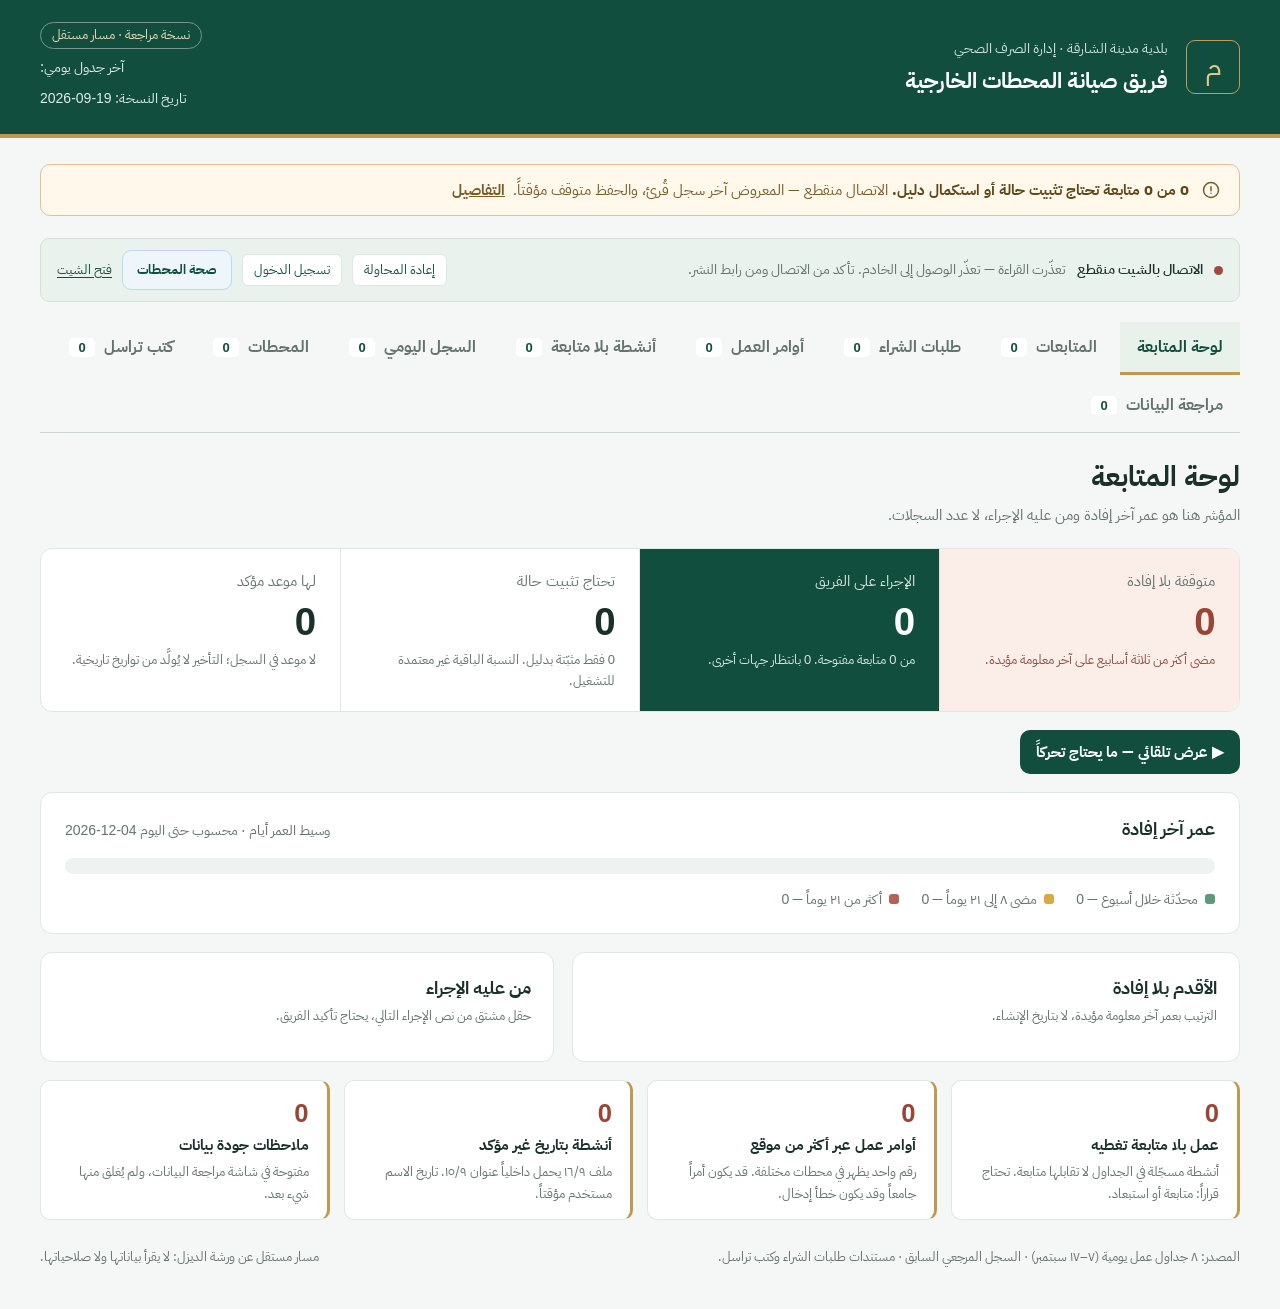
<file: stations/index.html>
<!doctype html>
<html lang="ar" dir="rtl">
<head>
<meta charset="UTF-8">
<meta name="viewport" content="width=device-width,initial-scale=1">
<meta name="color-scheme" content="light">
<meta name="theme-color" content="#124e3e">
<meta name="description" content="متابعات فريق صيانة المحطات الخارجية: الأعمال وطلبات الشراء وكتب تراسل.">
<title>فريق صيانة المحطات الخارجية</title>
<link rel="preconnect" href="https://fonts.googleapis.com">
<link rel="preconnect" href="https://fonts.gstatic.com" crossorigin>
<link rel="stylesheet" href="https://fonts.googleapis.com/css2?family=IBM+Plex+Sans+Arabic:wght@400;500;600;700&display=swap">
<link rel="stylesheet" href="./stations.css">
<link rel="stylesheet" href="./present.css">
</head>
<body>
<header class="masthead">
  <div class="masthead-inner">
    <div class="identity">
      <span class="identity-mark" aria-hidden="true">م</span>
      <div>
        <div class="institution">بلدية مدينة الشارقة · إدارة الصرف الصحي</div>
        <h1>فريق صيانة المحطات الخارجية</h1>
      </div>
    </div>
    <div class="header-end">
      <span class="scope-tag">نسخة مراجعة · مسار مستقل</span>
      <span>آخر جدول يومي: <bdi id="latest-daily"></bdi></span>
      <span>تاريخ النسخة: <bdi id="build-date"></bdi></span>
    </div>
  </div>
</header>

<main>
  <div class="review-banner">
    <svg viewBox="0 0 24 24" aria-hidden="true"><circle cx="12" cy="12" r="9"/><path d="M12 8v5M12 16h.01"/></svg>
    <p style="margin:0"><strong><span id="banner-counts"></span> متابعة تحتاج تثبيت حالة أو استكمال دليل.</strong>
      <span id="banner-mode">…</span>
      <button type="button" class="banner-more" id="banner-toggle" aria-expanded="false">التفاصيل</button>
      <span id="banner-detail" hidden>الحالات غير المثبتة لا تعني جاهزية المعدات، ولا إثباتاً لاعتماد
      تراسل أو صدور LPO. إنجاز النشاط اليومي لا يساوي إغلاق المتابعة.</span></p>
  </div>

  <div class="review-banner local" id="local-state" hidden>
    <svg viewBox="0 0 24 24" aria-hidden="true"><path d="M12 3v12M8 11l4 4 4-4M4 21h16"/></svg>
    <p style="margin:0"><strong><span id="local-count"></span> تعديلاً محفوظاً في هذا المتصفح فقط.</strong>
      لا ينتقل إلى جهاز أو مستخدم آخر، ولا يُكتب في تراسل أو SAP أو Google Sheets.
      صدّر نسخة JSON من «مراجعة البيانات» قبل إغلاق الصفحة.</p>
  </div>

  <div class="review-banner danger" id="storage-warning" hidden>
    <svg viewBox="0 0 24 24" aria-hidden="true"><path d="M12 9v4M12 17h.01M10.3 3.9 1.8 18a2 2 0 0 0 1.7 3h17a2 2 0 0 0 1.7-3L13.7 3.9a2 2 0 0 0-3.4 0Z"/></svg>
    <p style="margin:0"><strong>تعذّر الحفظ المحلي في هذا المتصفح.</strong>
      التعديلات تبقى في الذاكرة حتى إغلاق الصفحة. صدّر نسخة JSON فور الانتهاء.</p>
  </div>

  <div class="sync-band" id="sync-band" hidden>
    <span class="sync-dot pending" id="sync-dot" aria-hidden="true"></span>
    <strong id="sync-label"></strong>
    <span id="sync-detail"></span>
    <span class="sync-actions" id="sync-actions"></span>
  </div>

  <nav class="tabs" role="tablist" aria-label="أقسام الموقع">
    <button type="button" role="tab" data-view="dashboard" aria-selected="true">لوحة المتابعة</button>
    <button type="button" role="tab" data-view="followups" aria-selected="false">المتابعات <span class="tab-count">—</span></button>
    <button type="button" role="tab" data-view="procurement" aria-selected="false">طلبات الشراء <span class="tab-count">—</span></button>
    <button type="button" role="tab" data-view="orders" aria-selected="false">أوامر العمل <span class="tab-count">—</span></button>
    <button type="button" role="tab" data-view="unlinked" aria-selected="false">أنشطة بلا متابعة <span class="tab-count">—</span></button>
    <button type="button" role="tab" data-view="daily" aria-selected="false">السجل اليومي <span class="tab-count">—</span></button>
    <button type="button" role="tab" data-view="stations" aria-selected="false">المحطات <span class="tab-count">—</span></button>
    <button type="button" role="tab" data-view="letters" aria-selected="false">كتب تراسل <span class="tab-count">—</span></button>
    <button type="button" role="tab" data-view="review" aria-selected="false">مراجعة البيانات <span class="tab-count">—</span></button>
  </nav>

  <div id="view-dashboard" role="tabpanel"></div>
  <div id="view-followups" role="tabpanel" hidden></div>
  <div id="view-procurement" role="tabpanel" hidden></div>
  <div id="view-orders" role="tabpanel" hidden></div>
  <div id="view-unlinked" role="tabpanel" hidden></div>
  <div id="view-daily" role="tabpanel" hidden></div>
  <div id="view-stations" role="tabpanel" hidden></div>
  <div id="view-letters" role="tabpanel" hidden></div>
  <div id="view-review" role="tabpanel" hidden></div>

  <footer>
    <p>المصدر: ٨ جداول عمل يومية (٧–١٧ سبتمبر) · السجل المرجعي السابق · مستندات طلبات الشراء وكتب تراسل.</p>
    <p>مسار مستقل عن ورشة الديزل: لا يقرأ بياناتها ولا صلاحياتها.</p>
  </footer>
</main>

<dialog id="editor">
  <form method="dialog">
    <div class="editor-head"><h3 id="editor-title"></h3>
      <button type="button" id="editor-cancel" class="mini" aria-label="إغلاق النافذة">إلغاء</button></div>
    <div id="editor-body"></div>
    <p id="editor-error" class="form-note danger" hidden></p>
    <div class="editor-foot">
      <p class="form-hint">الحفظ محلي في هذا المتصفح، ولا يُرسل إلى أي نظام.</p>
      <button type="submit" class="action primary">حفظ</button>
    </div>
  </form>
</dialog>

<dialog id="login">
  <form method="dialog">
    <div class="editor-head"><h3>تسجيل الدخول</h3>
      <button type="button" id="login-cancel" class="mini" aria-label="إغلاق">إلغاء</button></div>
    <div id="editor-body">
      <p class="form-note">حساب فريق المحطات الخارجية. القراءة لا تتم قبل التحقق،
        ولا يُشارَك ملف الشيت نفسه بالرابط.</p>
      <label class="form-row"><span class="form-label">اسم المستخدم</span>
        <input id="login-username" name="username" autocomplete="username" required></label>
      <label class="form-row"><span class="form-label">كلمة المرور</span>
        <input id="login-password" name="password" type="password" autocomplete="current-password" required></label>
      <p id="login-error" class="form-note danger" hidden></p>
    </div>
    <div class="editor-foot">
      <p class="form-hint">تنتهي الجلسة بإغلاق التبويب أو بعد ١٢ ساعة.</p>
      <button type="submit" id="login-submit" class="action primary">دخول</button>
    </div>
  </form>
</dialog>

<div id="toast" class="toast" role="status" aria-live="polite" hidden></div>

<script src="./data.js"></script>
<script src="./sheets-config.js"></script>
<script src="./api-config.js"></script>
<script src="./model.js"></script>
<script src="./api.js"></script>
<script src="./store.js"></script>
<script src="./present.js"></script>
<script src="./app.js"></script>
<script src="./editor.js"></script>
<script src="./sheets.js"></script>
<script src="./sync.js"></script>
</body>
</html>
</file>
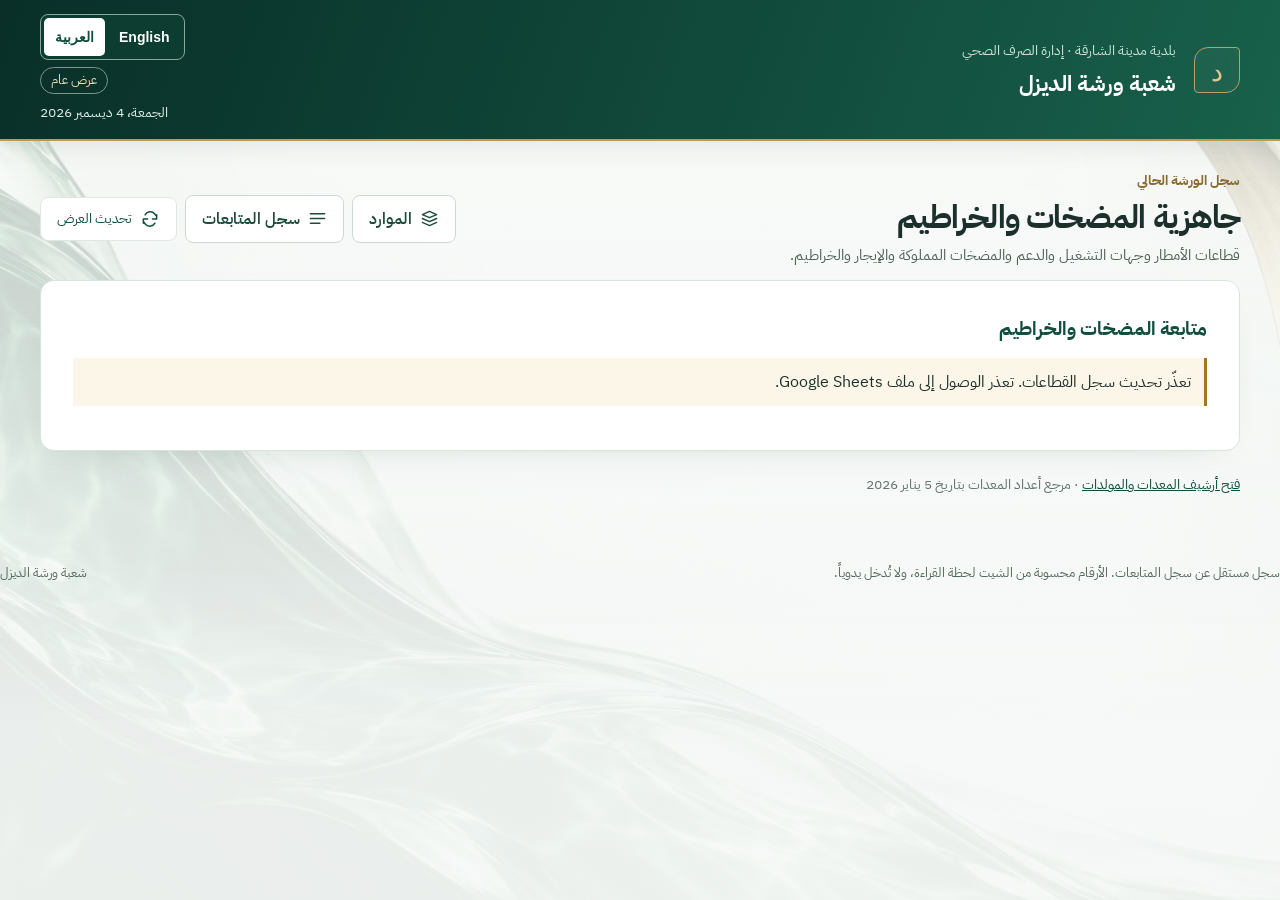
<file: readiness.html>
<!DOCTYPE html>
<html lang="ar" dir="rtl">
<head>
<meta charset="utf-8">
<meta name="viewport" content="width=device-width, initial-scale=1">
<title>جاهزية المضخات والخراطيم — شعبة ورشة الديزل</title>
<meta name="description" content="جاهزية مضخات الديزل والخراطيم وأماكنها وعهدتها، مقروءة من سجل مستقل.">
<meta name="color-scheme" content="light">
<script>
  const readinessMode = new URLSearchParams(location.search);
  if (readinessMode.get('archive') === '1' || readinessMode.get('display') === '1') document.documentElement.classList.add('archive-mode');
</script>
<link rel="preconnect" href="https://fonts.googleapis.com">
<link rel="preconnect" href="https://fonts.gstatic.com" crossorigin>
<link rel="stylesheet" href="https://fonts.googleapis.com/css2?family=IBM+Plex+Sans+Arabic:wght@400;500;600;700&display=swap">
<link rel="icon" href="./favicon.svg?v=2026-11-02-1028" type="image/svg+xml">
<link rel="stylesheet" href="./styles.css?v=2026-11-02-1028">
<link rel="stylesheet" href="./motion.css?v=2026-11-02-1028">
<link rel="stylesheet" href="./admin.css?v=2026-11-02-1028">
<link rel="stylesheet" href="./readiness.css?v=2026-11-02-1028">
<link rel="stylesheet" href="./readiness-display.css?v=2026-11-02-1028">
<script src="./translations-en.js?v=2026-11-02-1028" defer></script>
<script src="./i18n.js?v=2026-11-02-1028" defer></script>
<script src="./sheets.js?v=2026-11-02-1028" defer></script>
<script src="./readiness-model.js?v=2026-11-02-1028" defer></script>
<script src="./sectors-ledger.js?v=2026-11-02-1028" defer></script>
<script src="./pump-reconciliation.js?v=2026-11-02-1028" defer></script>
<script src="./sectors-view.js?v=2026-11-02-1028" defer></script>
<script src="./readiness.js?v=2026-11-02-1028" defer></script>
<script src="./scene3d.js?v=2026-11-02-1028" defer></script>
<script src="./display-engine.js?v=2026-11-02-1028" defer></script>
<script src="./readiness-display.js?v=2026-11-02-1028" defer></script>
</head>
<body data-page="readiness">
  <div class="ambient-background" aria-hidden="true"><div class="ambient-art"></div></div>
  <a href="#sector-board" class="skip-link current-only">الانتقال إلى الأرقام</a>
  <a href="#rd-summary" class="skip-link archive-only">الانتقال إلى الأرقام المرجعية</a>
  <header class="masthead">
    <div class="masthead-inner">
      <div class="identity"><span class="identity-mark" aria-hidden="true" translate="no">د</span><div><div class="institution">بلدية مدينة الشارقة · إدارة الصرف الصحي</div><h1>شعبة ورشة الديزل</h1></div></div>
      <div class="header-end"><div class="language-switch" role="group" aria-label="Language / اللغة" translate="no"><button type="button" data-language="ar" lang="ar" aria-pressed="true">العربية</button><button type="button" data-language="en" lang="en" aria-pressed="false">English</button></div><span class="privacy-label">عرض عام</span><time id="today"></time></div>
    </div>
  </header>
  <main id="app">
    <section class="page-heading" aria-label="مقدمة الجاهزية">
      <div class="current-only"><div class="eyebrow">سجل الورشة الحالي</div><h2>جاهزية المضخات والخراطيم</h2><p>قطاعات الأمطار وجهات التشغيل والدعم والمضخات المملوكة والإيجار والخراطيم.</p></div>
      <div class="archive-only"><div class="eyebrow">أرشيف المعدات</div><h2>السجل المرجعي السابق</h2><p>مرجع أعداد المعدات بتاريخ 5 يناير 2026. يشمل المولدات، وحالات المضخات ومواقعها فيه تجريبية.</p></div>
      <div class="page-actions">
        <a class="admin-button" href="./resources.html"><svg viewBox="0 0 24 24" aria-hidden="true"><path d="M3 7l9-4 9 4-9 4-9-4Zm0 5 9 4 9-4M3 17l9 4 9-4"/></svg><span>الموارد</span></a>
        <a class="admin-button" href="./index.html"><svg viewBox="0 0 24 24" aria-hidden="true"><path d="M3 12h18M3 6h18M3 18h12"/></svg><span>سجل المتابعات</span></a>
        <button class="admin-button archive-only" id="rd-display-open" type="button" aria-haspopup="dialog" aria-controls="rdx"><svg viewBox="0 0 24 24" aria-hidden="true"><rect x="3" y="4" width="18" height="13" rx="2"/><path d="m10 8 5 3-5 3ZM8 21h8M12 17v4"/></svg><span>العرض التلقائي للسجل المرجعي</span></button>
        <a class="admin-button archive-only" href="./readiness.html">العودة إلى السجل الحالي</a>
        <button class="refresh-button" id="rd-refresh" type="button"><svg viewBox="0 0 24 24" aria-hidden="true"><path d="M20 7v5h-5M4 17v-5h5M6.1 7a7 7 0 0 1 11.6-1L20 9M4 15l2.3 3A7 7 0 0 0 17.9 17"/></svg><span>تحديث العرض</span></button>
      </div>
    </section>
    <section id="sector-board" class="records-section sector-board current-only" aria-label="سجل الورشة الحالي">
      <div id="sector-content" translate="no"><p>جارٍ قراءة بيانات القطاعات…</p></div>
    </section>
    <p class="current-only archive-link"><a href="?archive=1">فتح أرشيف المعدات والمولدات</a> · مرجع أعداد المعدات بتاريخ 5 يناير 2026</p>
    <div class="archive-only">
    <p id="rd-lede" class="rd-hint"></p>
    <section id="readiness-panel" aria-label="جاهزية المضخات والخراطيم">
      <div class="records-section rd-shell">
        <p class="purchase-note" id="rd-note">سجل مستقل عن سجل المتابعات. الخانة الفارغة تعني «لم تُدخل بعد» ولا تعني صفراً.</p>
        <p id="rd-status" role="status" aria-live="polite" class="sr-only"></p>
        <div class="rd-summary" id="rd-summary"></div>
        <div class="rd-workspace">
          <section class="rd-card rd-unit" aria-labelledby="rd-unit-title">
            <div class="rd-unit-head"><div><span class="rd-make" id="rd-unit-make"></span><h4 id="rd-unit-title" dir="ltr"></h4></div><span class="rd-state" id="rd-unit-state"></span></div>
            <div class="rd-stage" id="rd-stage">
              <span class="rd-stage-note">رسم توضيحي · ليس شكل الطراز الفعلي</span>
              <div class="rd-pump" id="rd-pump" role="img" aria-label="رسم توضيحي لمضخة"><span class="rd-wheel rd-wheel-rear"></span><span class="rd-exhaust"></span><span class="rd-body"><span class="rd-vents"></span><span class="rd-door"></span></span><span class="rd-skid"></span><span class="rd-wheel"></span><span class="rd-head"><span class="rd-rotor"></span></span><span class="rd-outlet"></span><span class="rd-flow"></span></div>
              <span class="rd-stage-size" id="rd-unit-size"></span>
              <button type="button" id="rd-motion" class="rd-motion" aria-pressed="false" hidden>إيقاف الحركة</button>
            </div>
            <dl class="rd-facts" id="rd-unit-facts"></dl>
          </section>
          <section class="rd-card rd-places" aria-labelledby="rd-places-title">
            <div class="rd-card-head"><h4 id="rd-places-title">أين توجد المعدات؟</h4><span class="rd-hint" id="rd-places-hint"></span></div>
            <div id="rd-places"></div>
            <div class="rd-card-head rd-sector-head"><h4 id="rd-sectors-title">القطاعات الخمسة</h4></div>
            <div id="rd-sectors"></div>
          </section>
        </div>
        <div class="rd-tools">
          <div class="group-filters" id="rd-statuses" role="group" aria-label="حالة المعدة"></div>
          <div class="group-filters focus-filters" id="rd-sizes" role="group" aria-label="مقاس المضخة"></div>
        </div>
        <div class="compact-tools">
          <label class="search-field"><svg viewBox="0 0 24 24" aria-hidden="true"><circle cx="10.5" cy="10.5" r="6.5"/><path d="m16 16 5 5"/></svg><input id="rd-search" type="search" autocomplete="off" placeholder="ابحث برقم المعدة أو الشركة أو المستلم" aria-label="البحث في المعدات"></label>
          <button type="button" class="link-button" id="rd-clear" hidden>مسح التصفية</button>
        </div>
        <p class="rd-shown" id="rd-count"></p>
        <div class="rd-grid" id="rd-units"></div>
        <div class="rd-pager" id="rd-pager" hidden><span id="rd-page-count"></span><div><button type="button" class="link-button" id="rd-prev">السابق</button><button type="button" class="link-button" id="rd-next">التالي</button></div></div>
        <div class="empty-state" id="rd-empty" hidden><h4>لا توجد معدات في هذا العرض</h4><p>غيّر الحالة أو المقاس، أو جرّب كلمة أخرى في البحث.</p></div>
        <section class="rd-hoses" aria-labelledby="rd-hoses-title">
          <div class="rd-card-head"><h4 id="rd-hoses-title">الخراطيم</h4><span class="rd-hint" id="rd-hoses-hint"></span></div>
          <div class="rd-hose-grid" id="rd-hose-grid"></div>
        </section>
        <p class="rd-source" id="rd-source"></p>
      </div>
    </section>
    </div>
  </main>
  <footer>
    <p>سجل مستقل عن سجل المتابعات. الأرقام محسوبة من الشيت لحظة القراءة، ولا تُدخل يدوياً.</p>
    <p>شعبة ورشة الديزل</p>
  </footer>
  <section id="rdx" role="dialog" aria-modal="true" aria-label="العرض التلقائي لجاهزية المضخات" hidden>
    <div class="rdx-progress"><div id="rdx-bar"></div></div>
    <header class="rdx-head">
      <div class="rdx-brand"><span class="rdx-mark" aria-hidden="true" translate="no">د</span><div><small>بلدية مدينة الشارقة · إدارة الصرف الصحي</small><strong>شعبة ورشة الديزل</strong></div></div>
      <div class="rdx-titles"><h2 id="rdx-title">جاهزية المضخات</h2><p id="rdx-lede"></p></div>
      <div class="rdx-metric"><strong id="rdx-metric" data-value="0">0</strong><span id="rdx-caption"></span></div>
    </header>
    <div class="rdx-stage"><canvas id="rdx-canvas" role="img" aria-label="رسم متحرك: نقطة لكل معدة، تُعاد ترتيبها حسب المشهد. الأرقام نفسها مكتوبة في الصفحة خلف العرض."></canvas></div>
    <footer class="rdx-foot">
      <div id="rdx-legend"></div>
      <p id="rdx-honesty" hidden></p>
      <div class="rdx-controls">
        <button type="button" id="rdx-prev" aria-label="المشهد السابق">السابق</button>
        <span id="rdx-step"></span>
        <button type="button" id="rdx-next" aria-label="المشهد التالي">التالي</button>
        <button type="button" id="rdx-play" aria-pressed="false"><span>تشغيل</span></button>
        <div id="rdx-dots" aria-hidden="true"></div>
        <button type="button" id="rdx-full">ملء الشاشة</button>
        <button type="button" id="rdx-close">إغلاق</button>
      </div>
    </footer>
  </section>
  <noscript class="noscript">تحتاج هذه الصفحة إلى JavaScript لقراءة السجل من Google Sheets.</noscript>
</body>
</html>
</file>
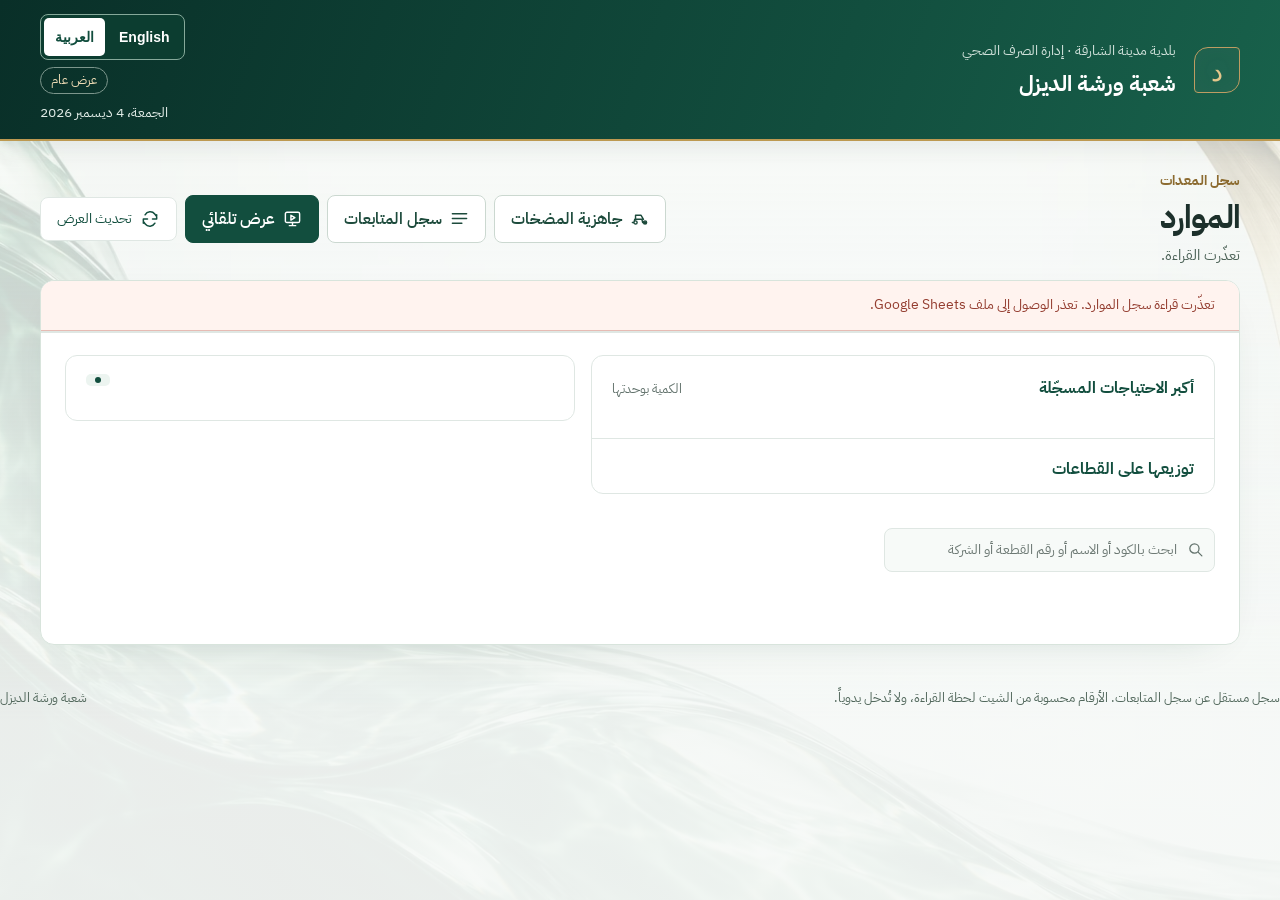
<file: resources.html>
<!DOCTYPE html>
<html lang="ar" dir="rtl">
<head>
<meta charset="utf-8">
<meta name="viewport" content="width=device-width, initial-scale=1">
<title>الموارد — شعبة ورشة الديزل</title>
<meta name="description" content="دليل أصناف الورشة ومخزونها واحتياجات القطاعات، مقروءة من سجل مستقل.">
<meta name="color-scheme" content="light">
<link rel="preconnect" href="https://fonts.googleapis.com">
<link rel="preconnect" href="https://fonts.gstatic.com" crossorigin>
<link rel="stylesheet" href="https://fonts.googleapis.com/css2?family=IBM+Plex+Sans+Arabic:wght@400;500;600;700&display=swap">
<link rel="icon" href="./favicon.svg?v=2026-11-02-1028" type="image/svg+xml">
<link rel="stylesheet" href="./styles.css?v=2026-11-02-1028">
<link rel="stylesheet" href="./motion.css?v=2026-11-02-1028">
<link rel="stylesheet" href="./admin.css?v=2026-11-02-1028">
<link rel="stylesheet" href="./readiness.css?v=2026-11-02-1028">
<link rel="stylesheet" href="./resources.css?v=2026-11-02-1028">
<link rel="stylesheet" href="./readiness-display.css?v=2026-11-02-1028">
<script src="./translations-en.js?v=2026-11-02-1028" defer></script>
<script src="./i18n.js?v=2026-11-02-1028" defer></script>
<script src="./sheets.js?v=2026-11-02-1028" defer></script>
<script src="./readiness-model.js?v=2026-11-02-1028" defer></script>
<script src="./resources-model.js?v=2026-11-02-1028" defer></script>
<script src="./resources.js?v=2026-11-02-1028" defer></script>
<script src="./display-engine.js?v=2026-11-02-1028" defer></script>
<script src="./resources-display.js?v=2026-11-02-1028" defer></script>
</head>
<body data-page="resources">
  <div class="ambient-background" aria-hidden="true"><div class="ambient-art"></div></div>
  <a href="#rx-summary" class="skip-link">الانتقال إلى الأرقام</a>
  <header class="masthead">
    <div class="masthead-inner">
      <div class="identity"><span class="identity-mark" aria-hidden="true" translate="no">د</span><div><div class="institution">بلدية مدينة الشارقة · إدارة الصرف الصحي</div><h1>شعبة ورشة الديزل</h1></div></div>
      <div class="header-end"><div class="language-switch" role="group" aria-label="Language / اللغة" translate="no"><button type="button" data-language="ar" lang="ar" aria-pressed="true">العربية</button><button type="button" data-language="en" lang="en" aria-pressed="false">English</button></div><span class="privacy-label">عرض عام</span><time id="today"></time></div>
    </div>
  </header>
  <main id="app">
    <section class="page-heading" aria-label="مقدمة الموارد">
      <div><div class="eyebrow">سجل المعدات</div><h2>الموارد</h2><p id="rx-lede">جارٍ قراءة السجل…</p></div>
      <div class="page-actions">
        <a class="admin-button" href="./readiness.html"><svg viewBox="0 0 24 24" aria-hidden="true"><path d="M3 17h2l1-4h9l1 4h5M7 13V8h7l3 5M9 17a2 2 0 1 1-4 0 2 2 0 0 1 4 0Zm12 0a2 2 0 1 1-4 0 2 2 0 0 1 4 0Z"/></svg><span>جاهزية المضخات</span></a>
        <a class="admin-button" href="./index.html"><svg viewBox="0 0 24 24" aria-hidden="true"><path d="M3 12h18M3 6h18M3 18h12"/></svg><span>سجل المتابعات</span></a>
        <button class="admin-button admin-primary" id="rx-display-open" type="button" aria-haspopup="dialog" aria-controls="rdx"><svg viewBox="0 0 24 24" aria-hidden="true"><rect x="3" y="4" width="18" height="13" rx="2"/><path d="m10 8 5 3-5 3ZM8 21h8M12 17v4"/></svg><span>عرض تلقائي</span></button>
        <button class="refresh-button" id="rx-refresh" type="button"><svg viewBox="0 0 24 24" aria-hidden="true"><path d="M20 7v5h-5M4 17v-5h5M6.1 7a7 7 0 0 1 11.6-1L20 9M4 15l2.3 3A7 7 0 0 0 17.9 17"/></svg><span>تحديث العرض</span></button>
      </div>
    </section>
    <section id="resources-panel" aria-label="موارد الورشة">
      <div class="records-section rd-shell">
        <p class="purchase-note" id="rx-note">جارٍ قراءة سجل الموارد…</p>
        <p id="rx-status" role="status" aria-live="polite" class="sr-only"></p>
        <div class="rd-summary" id="rx-summary"></div>
        <div class="rd-workspace">
          <section class="rd-card" aria-labelledby="rx-needs-title">
            <div class="rd-card-head"><h4 id="rx-needs-title">أكبر الاحتياجات المسجّلة</h4><span class="rd-hint">الكمية بوحدتها</span></div>
            <div id="rx-needs"></div>
            <div class="rd-card-head rd-sector-head"><h4>توزيعها على القطاعات</h4></div>
            <div id="rx-sectors"></div>
          </section>
          <section class="rd-card" aria-labelledby="rx-item-title">
            <div class="rx-item-head"><div><span id="rx-item-code" dir="ltr"></span><h4 id="rx-item-title"></h4></div><span class="rd-state" id="rx-item-group"></span></div>
            <dl class="rd-facts" id="rx-item-facts"></dl>
          </section>
        </div>
        <div class="rd-tools">
          <div class="group-filters" id="rx-groups" role="group" aria-label="مجموعة الصنف"></div>
        </div>
        <div class="compact-tools">
          <label class="search-field"><svg viewBox="0 0 24 24" aria-hidden="true"><circle cx="10.5" cy="10.5" r="6.5"/><path d="m16 16 5 5"/></svg><input id="rx-search" type="search" autocomplete="off" placeholder="ابحث بالكود أو الاسم أو رقم القطعة أو الشركة" aria-label="البحث في الأصناف"></label>
          <button type="button" class="link-button" id="rx-clear" hidden>مسح التصفية</button>
        </div>
        <p class="rx-shown" id="rx-count"></p>
        <div class="rd-grid" id="rx-items"></div>
        <div class="rd-pager" id="rx-pager" hidden><span id="rx-page-count"></span><div><button type="button" class="link-button" id="rx-prev">السابق</button><button type="button" class="link-button" id="rx-next">التالي</button></div></div>
        <div class="empty-state" id="rx-empty" hidden><h4>لا توجد أصناف في هذا العرض</h4><p>غيّر المجموعة أو جرّب كلمة أخرى في البحث.</p></div>
        <p class="rd-source" id="rx-source"></p>
      </div>
    </section>
  </main>
  <footer>
    <p>سجل مستقل عن سجل المتابعات. الأرقام محسوبة من الشيت لحظة القراءة، ولا تُدخل يدوياً.</p>
    <p>شعبة ورشة الديزل</p>
  </footer>
  <section id="rdx" role="dialog" aria-modal="true" aria-label="العرض التلقائي للموارد" hidden>
    <div class="rdx-progress"><div id="rdx-bar"></div></div>
    <header class="rdx-head">
      <div class="rdx-brand"><span class="rdx-mark" aria-hidden="true" translate="no">د</span><div><small>بلدية مدينة الشارقة · إدارة الصرف الصحي</small><strong>شعبة ورشة الديزل</strong></div></div>
      <div class="rdx-titles"><h2 id="rdx-title">الموارد</h2><p id="rdx-lede"></p></div>
      <div class="rdx-metric"><strong id="rdx-metric" data-value="0">0</strong><span id="rdx-caption"></span></div>
    </header>
    <div class="rdx-stage"><canvas id="rdx-canvas" role="img" aria-label="رسم متحرك: نقطة لكل بند احتياج، تُعاد ترتيبها حسب المشهد. الأرقام نفسها مكتوبة في الصفحة خلف العرض."></canvas></div>
    <footer class="rdx-foot">
      <div id="rdx-legend"></div>
      <p id="rdx-honesty" hidden></p>
      <div class="rdx-controls">
        <button type="button" id="rdx-prev" aria-label="المشهد السابق">السابق</button>
        <span id="rdx-step"></span>
        <button type="button" id="rdx-next" aria-label="المشهد التالي">التالي</button>
        <button type="button" id="rdx-play" aria-pressed="false"><span>تشغيل</span></button>
        <div id="rdx-dots" aria-hidden="true"></div>
        <button type="button" id="rdx-full">ملء الشاشة</button>
        <button type="button" id="rdx-close">إغلاق</button>
      </div>
    </footer>
  </section>
  <noscript class="noscript">تحتاج هذه الصفحة إلى JavaScript لقراءة السجل من Google Sheets.</noscript>
</body>
</html>
</file>
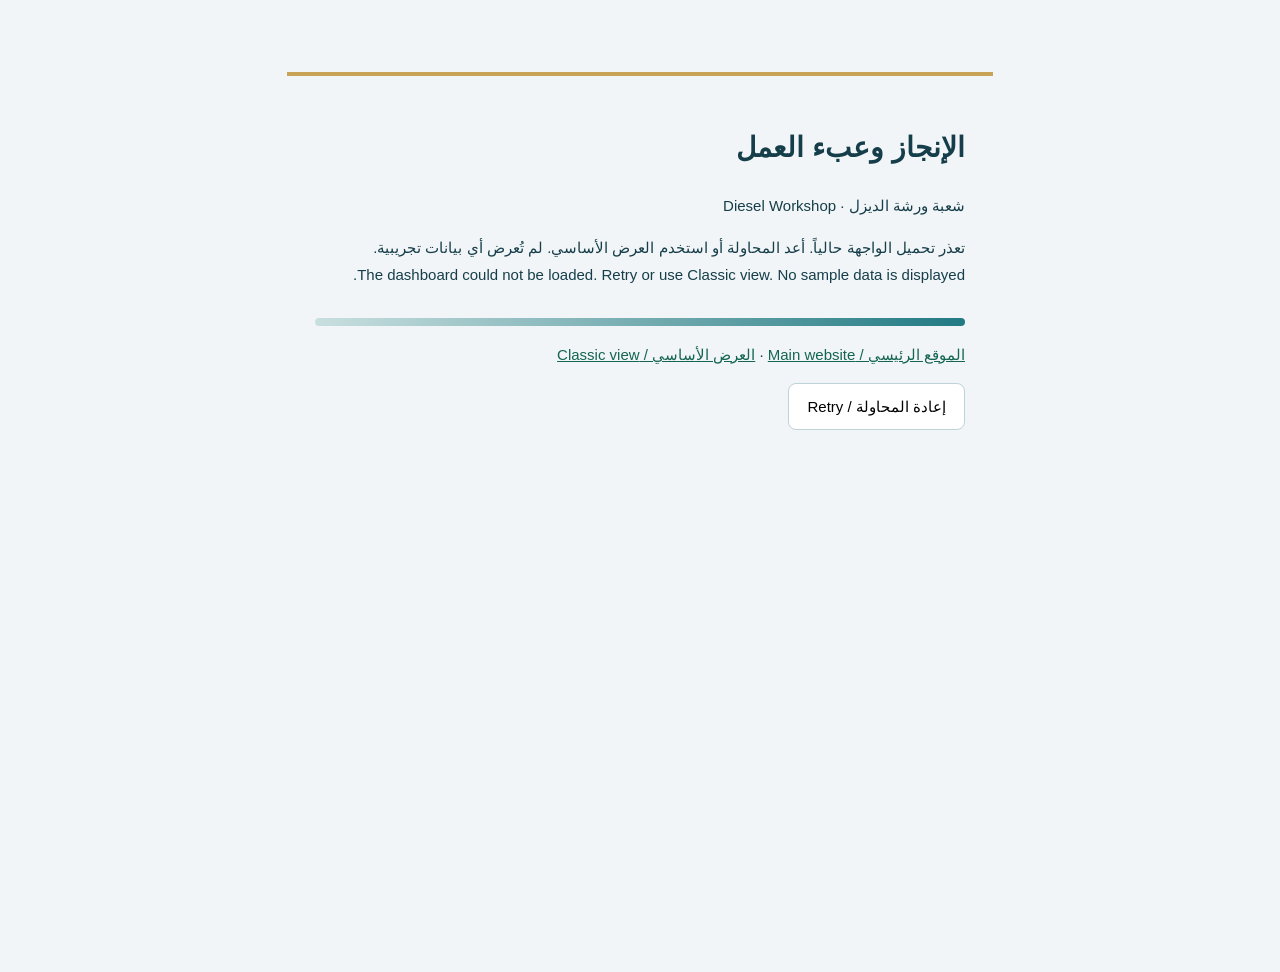
<file: workload.html>
<!doctype html>
<html lang="ar" dir="rtl" data-display-version="1.1.0">
<head>
<meta charset="utf-8"><meta name="viewport" content="width=device-width,initial-scale=1"><meta name="referrer" content="no-referrer">
<meta http-equiv="Content-Security-Policy" content="default-src 'none'; script-src 'unsafe-inline'; style-src 'unsafe-inline'; connect-src 'self' https://script.google.com https://script.googleusercontent.com; frame-src 'self'; base-uri 'self'; object-src 'none'">
<title>الإنجاز وعبء العمل — ورشة الديزل</title>
<style>html,body{margin:0;height:100%;font:15px/1.8 Tahoma,Arial,sans-serif;background:#f1f5f7;color:#163e4a}main{max-width:650px;margin:8vh auto;padding:28px;border-top:4px solid #c9a456}h1{font-size:28px}a{color:#156553}iframe{border:0;display:block;width:100%;height:100vh;height:100dvh}button{font:inherit;padding:9px 18px;border-radius:8px;border:1px solid #bed2d7;background:white;cursor:pointer}#message{white-space:pre-line}[hidden]{display:none!important}.skeleton{height:8px;background:linear-gradient(90deg,#c9dfdf,#217a83,#c9dfdf);background-size:200% 100%;animation:loading 2s linear infinite;border-radius:8px;margin-top:30px}@keyframes loading{to{background-position:-200% 0}}@media(prefers-reduced-motion:reduce){.skeleton{animation:none}}</style>
</head><body>
<main id="loading"><h1>الإنجاز وعبء العمل</h1><p>شعبة ورشة الديزل · Diesel Workshop</p><p id="message" role="status">جارٍ تحميل لوحة الإنجاز والتحقق من إصدار الخدمة…
Loading the achievement dashboard…</p><div class="skeleton" aria-hidden="true"></div><p><a href="./index.html">الموقع الرئيسي / Main website</a> · <a href="?classic=1">العرض الأساسي / Classic view</a></p><button type="button" id="retry">إعادة المحاولة / Retry</button></main>
<iframe id="module" title="الإنجاز وعبء العمل / Achievement and workload" referrerpolicy="no-referrer" allow="fullscreen" hidden></iframe>
<script>
'use strict';
// Presentation-only upgrade. Source reads, writes and permissions remain in the deployed 1.0.1 service.
function enhance(html,js,css){
 const overview="if(view==='overview')content+=overview();", render="content+='</main>';$('#root').innerHTML=content;";
 if(html.split(overview).length!==2||html.split(render).length!==2)throw Error('layout');
 const safeJs=js.replace(/<\/script/gi,'<\\/script'),safeCss=css.replace(/<\/style/gi,'<\\/style');
 return html.replace('</head>','<style>'+safeCss+'</style><script>'+safeJs+'<\/script></head>')
 .replace(overview,"if(view==='overview')content+=window.WorkloadDashboard.overview({data,lang,month,domain});")
 .replace(render,render+'window.WorkloadDashboard.attach({data,lang,month,domain,view});');
}
async function loadModule(){
 const message=document.getElementById('message'),button=document.getElementById('retry');button.disabled=true;
 const controller=new AbortController(),timer=setTimeout(()=>controller.abort(),45000);
 const get=async url=>{const r=await fetch(url,{cache:'no-store',redirect:'follow',signal:controller.signal});if(!r.ok)throw Error('network');return r;};
 try{
  const c=await(await get('./admin-config.json')).json();
  if(!/^https:\/\/script\.google\.com\/macros\/s\/[A-Za-z0-9_-]+\/exec$/.test(c.apiUrl||''))throw Error('config');
  const ui=await(await get(c.apiUrl+'?view=workload-ui')).json();
  if(!ui.ok||ui.version!=='1.0.1'||typeof ui.html!=='string'||!ui.html.includes('data-workload-version="1.0.1"'))throw Error('upgrade');
  let html=ui.html;
  if(new URLSearchParams(location.search).get('classic')!=='1'){
   const [js,css]=await Promise.all(['workload-visuals.js','workload-visuals.css'].map(async file=>(await get('./'+file+'?v=1.1.0')).text()));
   html=enhance(html,js,css);
  }
  const frame=document.getElementById('module');frame.srcdoc=html;frame.hidden=false;document.getElementById('loading').hidden=true;
 }catch(error){
  const messages={upgrade:'إصدار الخدمة المنشور لا يطابق واجهة 1.0.1 المتوقعة. لم تتغير بياناتك.\nThe deployed service is not the expected 1.0.1 version. Your data is unchanged.',config:'تعذر قراءة إعداد الاتصال. يجب أن يبقى admin-config.json بجانب هذه الصفحة.\nConnection settings are unavailable. Keep admin-config.json beside this page.',layout:'تغيّر قالب الخدمة؛ استخدم «العرض الأساسي» مؤقتاً لحين تحديث واجهة الإحصائيات.\nThe service template has changed. Use Classic view until the dashboard is updated.'};
  message.textContent=messages[error.message]||'تعذر تحميل الواجهة حالياً. أعد المحاولة أو استخدم العرض الأساسي. لم تُعرض أي بيانات تجريبية.\nThe dashboard could not be loaded. Retry or use Classic view. No sample data is displayed.';
  document.querySelector('.skeleton').style.animation='none';
 }finally{clearTimeout(timer);button.disabled=false;}
}
document.getElementById('retry').addEventListener('click',loadModule);loadModule();
</script></body></html>
</file>
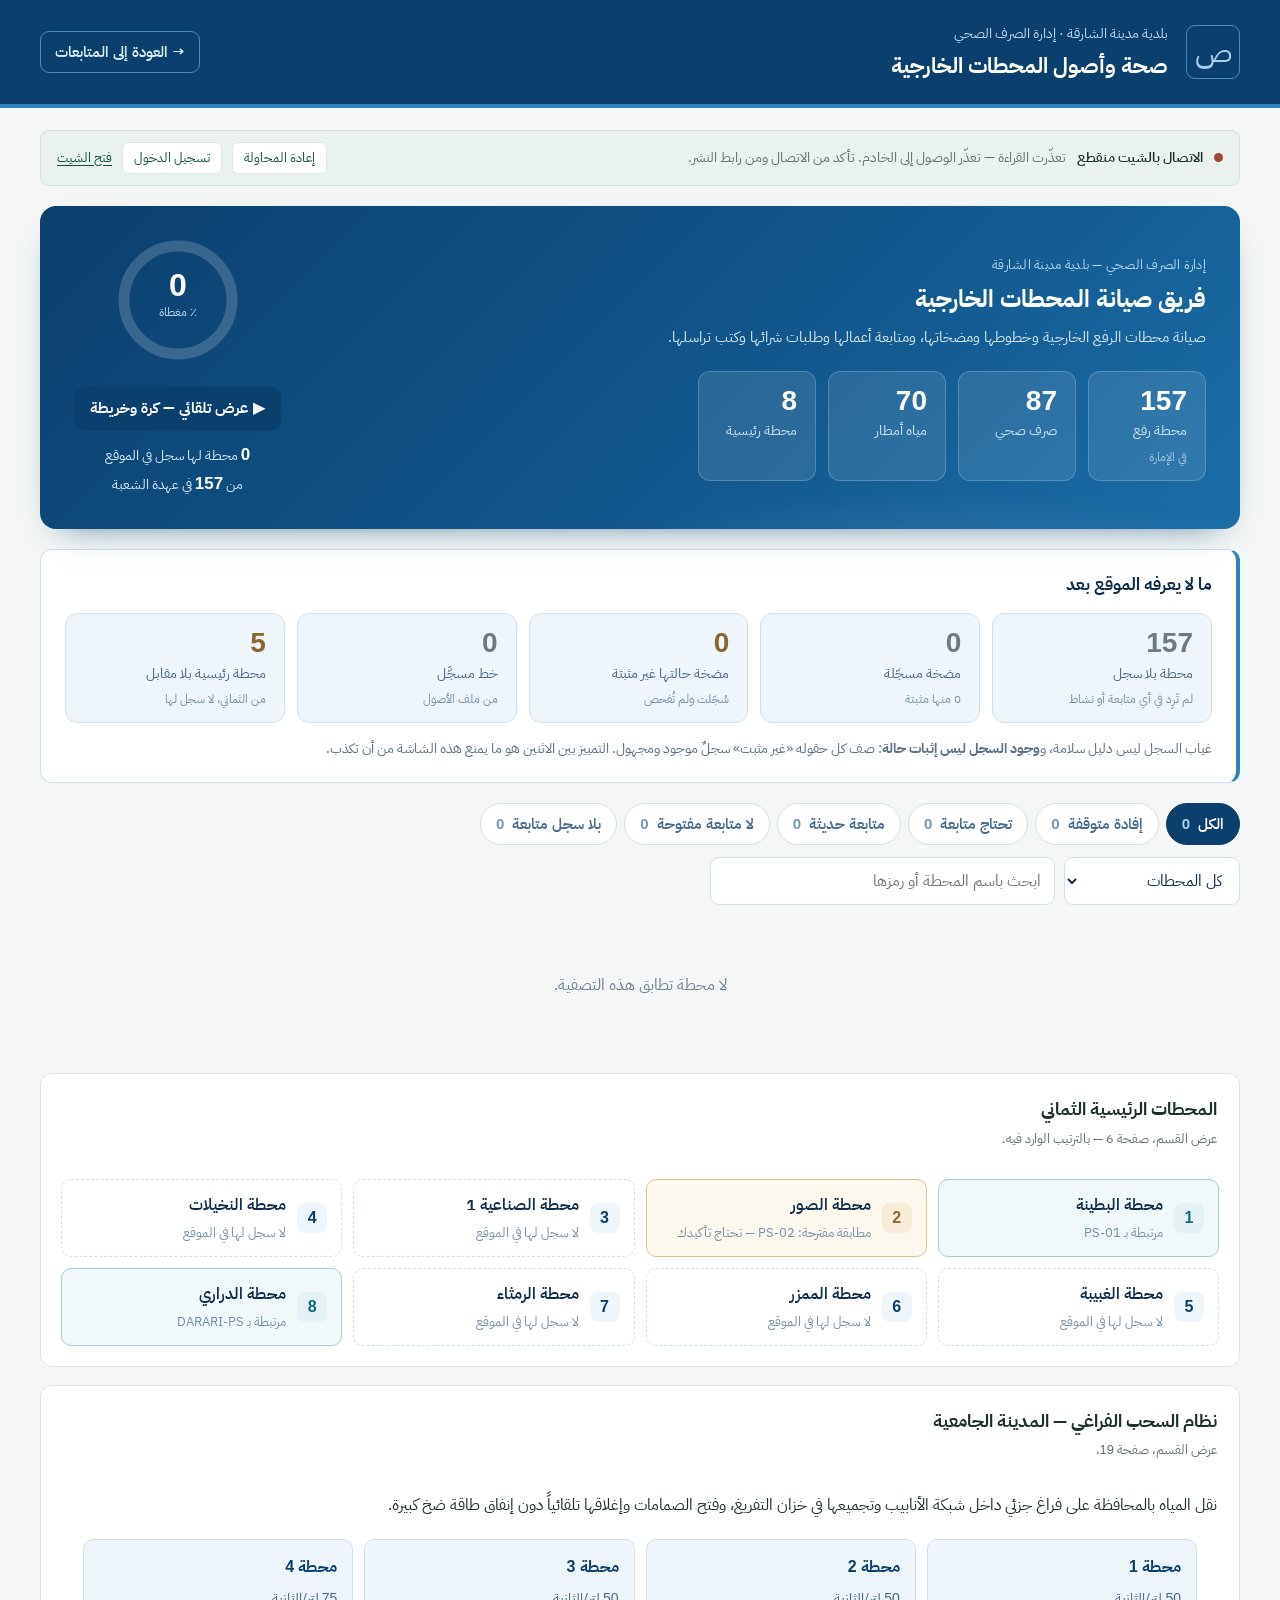
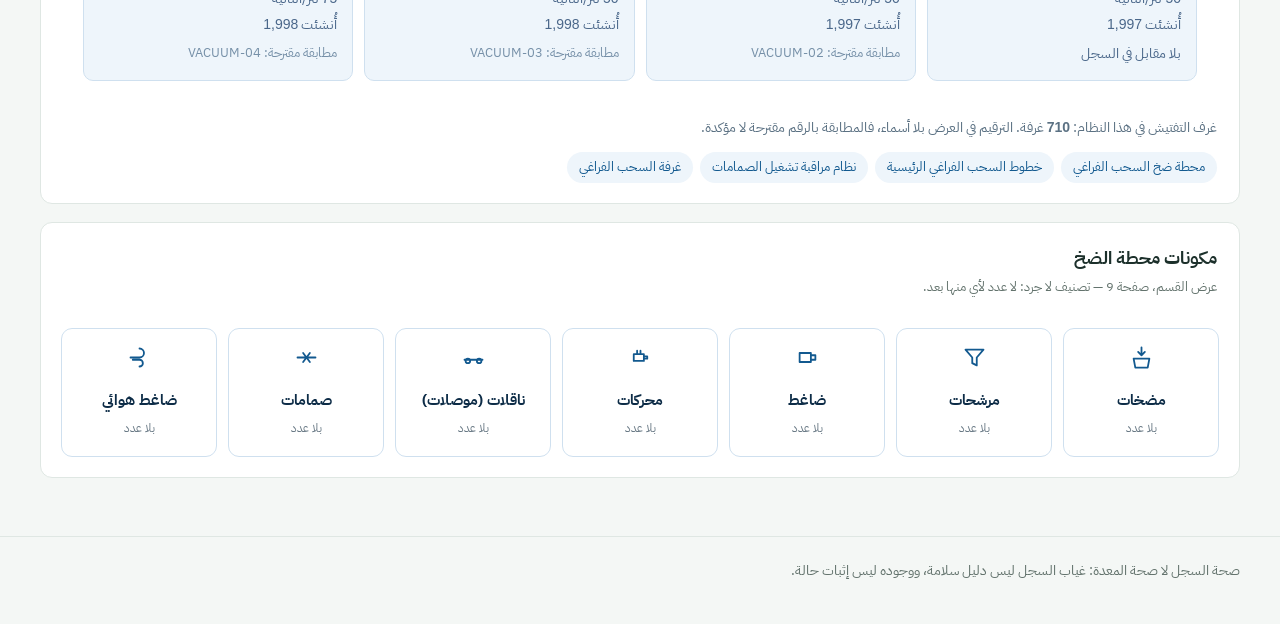
<file: stations/health.html>
<!doctype html>
<html lang="ar" dir="rtl">
<head>
<meta charset="UTF-8">
<meta name="viewport" content="width=device-width,initial-scale=1">
<meta name="color-scheme" content="light">
<meta name="theme-color" content="#0b3f6e">
<meta name="description" content="صحة وأصول المحطات الخارجية: الأسطول والمضخات والخطوط.">
<title>صحة المحطات — فريق صيانة المحطات الخارجية</title>
<link rel="preconnect" href="https://fonts.googleapis.com">
<link rel="preconnect" href="https://fonts.gstatic.com" crossorigin>
<link rel="stylesheet" href="https://fonts.googleapis.com/css2?family=IBM+Plex+Sans+Arabic:wght@400;500;600;700&display=swap">
<link rel="stylesheet" href="./stations.css">
<link rel="stylesheet" href="./health.css">
<link rel="stylesheet" href="./present.css">
</head>
<body class="health-standalone">
<header class="masthead health-masthead">
  <div class="masthead-inner">
    <div class="identity">
      <span class="identity-mark" aria-hidden="true">ص</span>
      <div>
        <div class="institution">بلدية مدينة الشارقة · إدارة الصرف الصحي</div>
        <h1>صحة وأصول المحطات الخارجية</h1>
      </div>
    </div>
    <div class="header-end">
      <a class="back-link" href="./index.html">→ العودة إلى المتابعات</a>
    </div>
  </div>
</header>

<main>
  <div class="sync-band" id="sync-band" hidden>
    <span class="sync-dot pending" id="sync-dot" aria-hidden="true"></span>
    <strong id="sync-label"></strong>
    <span id="sync-detail"></span>
    <span class="sync-actions" id="sync-actions"></span>
  </div>


  <div id="view-health" role="region" aria-label="صحة المحطات"></div>
</main>

<footer class="page-foot">
  <p>صحة السجل لا صحة المعدة: غياب السجل ليس دليل سلامة، ووجوده ليس إثبات حالة.</p>
</footer>

<dialog id="login">
  <form method="dialog">
    <div class="editor-head"><h3>تسجيل الدخول</h3>
      <button type="button" id="login-cancel" class="mini" aria-label="إغلاق">إلغاء</button></div>
    <div id="editor-body">
      <p class="form-note">حساب فريق المحطات الخارجية. القراءة لا تتم قبل التحقق،
        ولا يُشارَك ملف الشيت نفسه بالرابط.</p>
      <label class="form-row"><span class="form-label">اسم المستخدم</span>
        <input id="login-username" name="username" autocomplete="username" required></label>
      <label class="form-row"><span class="form-label">كلمة المرور</span>
        <input id="login-password" name="password" type="password" autocomplete="current-password" required></label>
      <p id="login-error" class="form-note danger" hidden></p>
    </div>
    <div class="editor-foot">
      <p class="form-hint">تنتهي الجلسة بإغلاق التبويب أو بعد ١٢ ساعة.</p>
      <button type="submit" id="login-submit" class="action primary">دخول</button>
    </div>
  </form>
</dialog>

<div id="toast" class="toast" role="status" aria-live="polite" hidden></div>

<script src="./data.js"></script>
<script src="./sheets-config.js"></script>
<script src="./api-config.js"></script>
<script src="./model.js"></script>
<script src="./api.js"></script>
<script src="./store.js"></script>
<script src="./health-data.js"></script>
<script src="./health-model.js"></script>
<script src="./health.js"></script>
<script src="./present.js"></script>
<script src="./present-stations.js"></script>
<script src="./health-page.js"></script>
<script src="./sheets.js"></script>
<script src="./sync.js"></script>
</body>
</html>
</file>
<file: styles.css>
:root{--green:#124e3e;--green-deep:#103e32;--green-pale:#ecf4f0;--gold:#bd9951;--ink:#1c302b;--muted:#63736d;--line:#dfe7e3;--page:#f4f7f5;--white:#fff;--high:#984536;--high-bg:#fbede8;--blue:#315d84;--blue-bg:#edf3f8;--radius:12px;font-size:16px}
*{box-sizing:border-box}html{scroll-behavior:smooth}body{margin:0;background:var(--page);color:var(--ink);font-family:"IBM Plex Sans Arabic",Tahoma,"Segoe UI",Arial,sans-serif;font-size:1rem;line-height:1.75}button,input,summary{font:inherit}button,summary{cursor:pointer}button{touch-action:manipulation}button:focus-visible,input:focus-visible,summary:focus-visible,a:focus-visible{outline:3px solid #bd9951;outline-offset:4px}button{border:0}svg{width:20px;height:20px;fill:none;stroke:currentColor;stroke-width:1.8;stroke-linecap:round;stroke-linejoin:round;flex-shrink:0}[hidden]{display:none!important}.sr-only{position:absolute;width:1px;height:1px;padding:0;margin:-1px;overflow:hidden;clip:rect(0,0,0,0);white-space:nowrap;border:0}.skip-link{position:fixed;top:-100px;right:20px;background:var(--white);padding:10px 20px;z-index:10;color:var(--green)}.skip-link:focus{top:10px}
.masthead{color:#fff;background:var(--green);border-bottom:4px solid var(--gold)}.masthead-inner{max-width:1600px;margin:auto;min-height:118px;padding:24px 40px;display:flex;align-items:center;justify-content:space-between;gap:20px}.identity{display:flex;align-items:center;gap:18px}.identity-mark{width:56px;height:56px;display:grid;place-items:center;border:1px solid #be9c62;color:#e4c68b;font-size:2.1rem;font-family:Arial,sans-serif;border-radius:9px}.institution{color:#d0e1da;font-size:.875rem;margin-bottom:3px}h1{font-size:1.375rem;line-height:1.5;margin:0;font-weight:700}.header-end{display:flex;flex-direction:column;align-items:flex-end;gap:7px;color:#e1ece7;font-size:.875rem}.privacy-label{font-size:.8125rem;color:#eddbb5;border:1px solid #7c968c;padding:1px 10px;border-radius:30px}.header-end time{unicode-bidi:plaintext}
main{max-width:1600px;margin:auto;padding:32px 40px 20px}.page-heading{display:flex;justify-content:space-between;align-items:center;gap:22px;margin-bottom:24px}.eyebrow{color:#8c6b30;font-size:.875rem;font-weight:700}h2{font-size:2rem;line-height:1.45;margin:0 0 6px}.page-heading p{margin:0;color:var(--muted);font-size:.9375rem}.refresh-button{background:#fff;border:1px solid var(--line);border-radius:8px;padding:9px 16px;display:inline-flex;align-items:center;justify-content:center;gap:8px;color:var(--green);font-size:.875rem;white-space:nowrap;min-height:44px}.refresh-button:hover{background:var(--green-pale);border-color:#bbcec4}.refresh-button:disabled{opacity:.6;cursor:wait}
.metrics{display:grid;grid-template-columns:1.2fr 1fr 1fr 1.15fr;background:white;border:1px solid var(--line);border-radius:var(--radius);overflow:hidden;margin-bottom:18px}.metric{padding:20px 26px;position:relative;display:flex;flex-direction:column;border-inline-start:1px solid var(--line)}.metric:first-child{border:0}.metric-main{background:var(--green);color:#fff}.metric-label{font-size:.9375rem;color:var(--muted)}.metric strong{font-size:2.5rem;line-height:1.5;letter-spacing:-.5px;font-family:Arial,sans-serif;font-variant-numeric:tabular-nums}.metric-main .metric-label,.metric-main .metric-note{color:#d6e7de}.metric-note{font-size:.8125rem;color:var(--muted)}
.sync-band{display:flex;align-items:center;justify-content:space-between;gap:16px;padding:12px 16px;margin-bottom:25px;background:#eaf2ed;border:1px solid #d3e1d7;border-radius:9px;font-size:.875rem;position:relative}.sync-main{display:flex;align-items:center;flex-wrap:wrap;gap:9px}.sync-main strong{font-weight:600}.sync-main>span:last-child{color:var(--muted);font-size:.8125rem}.connection-dot{width:8px;height:8px;border-radius:50%;background:#2c8862;flex-shrink:0}.connection-dot.pending{background:#a07b37}.connection-dot.offline{background:#a1493b}.sync-details summary{color:var(--green);text-decoration:underline;text-underline-offset:4px}.sync-explanation{position:absolute;left:0;top:calc(100% + 8px);max-width:480px;width:min(480px,100%);background:white;padding:18px 22px;border:1px solid var(--line);border-top:3px solid var(--gold);box-shadow:0 8px 30px #173d2c16;border-radius:8px;z-index:5;color:var(--ink)}.sync-explanation p{margin:0 0 10px}.sync-explanation p:last-child{margin:0;color:var(--muted)}
.records-section{background:#fff;border:1px solid var(--line);border-radius:var(--radius);overflow:hidden}.records-heading{display:flex;justify-content:space-between;align-items:center;gap:15px;padding:22px 24px 14px}.records-heading h3{margin:0;font-size:1.125rem}.records-heading h3 span{display:inline-block;border-radius:6px;background:#f0f4f1;color:var(--muted);font:700 .875rem/1.6 Arial,sans-serif;min-width:27px;text-align:center;margin-inline-start:8px;padding:2px 6px}.sort-hint{font-size:.8125rem;color:var(--muted)}.toolbar{display:flex;align-items:center;justify-content:space-between;gap:16px;flex-wrap:wrap;padding:0 24px 19px;border-bottom:1px solid var(--line)}.group-filters{display:flex;flex-wrap:wrap;gap:5px}.filter-button{background:transparent;color:var(--muted);border-radius:6px;padding:7px 10px;font-size:.875rem;min-height:40px}.filter-button:hover{background:#f1f5f2}.filter-button.active{background:var(--green-pale);color:var(--green);font-weight:700}.filter-button .filter-count{font:400 .8125rem Arial,sans-serif;margin-inline-start:6px}.search-field{display:flex;align-items:center;gap:8px;border:1px solid var(--line);background:#fafcfb;border-radius:8px;padding:7px 10px;color:var(--muted);min-width:260px}.search-field svg{width:17px;height:17px}.search-field input{width:100%;min-width:0;border:0;background:transparent;color:var(--ink);font-size:.875rem;outline-offset:8px}.search-field input::placeholder{color:#6d7974}
.table-wrap{width:100%}.records-table{width:100%;border-collapse:collapse;text-align:right;table-layout:fixed}.records-table th{background:#f6f8f6;color:var(--muted);font-size:.875rem;font-weight:400;padding:13px 16px;vertical-align:top;white-space:normal}.records-table th:nth-child(1){width:50px;text-align:center}.records-table th:nth-child(2){width:29%}.records-table th:nth-child(3){width:12%}.records-table th:nth-child(4){width:36%}.records-table th:nth-child(5){width:150px}.records-table th:nth-child(6){width:52px}.records-table td{padding:20px 16px;vertical-align:top;border-top:1px solid #e8eeea;overflow-wrap:anywhere}.record-row{scroll-margin-top:20px}.record-row:hover{background:#fbfdfb}.record-row.is-open{background:#f7faf8}.record-row:has(.priority-high) .row-number{color:#976d4c}.row-number{display:block;font:400 1rem/1.8 Arial,sans-serif;font-variant-numeric:tabular-nums;color:#6a7970;text-align:center;padding-top:1px}.item-title{font-size:1rem;line-height:1.65;font-weight:700;margin:0 0 5px}.reference{font:400 .8125rem/1.6 "Segoe UI",Arial,sans-serif;color:#697a72;display:block;unicode-bidi:plaintext;overflow-wrap:anywhere}.reference[dir=ltr]{text-align:right}.badges{display:flex;align-items:center;gap:5px;flex-wrap:wrap;margin-bottom:9px}.priority{font-size:.8125rem;border-radius:4px;padding:0 7px;white-space:nowrap;background:#f0f2f1;color:#64716a}.priority-high{color:var(--high);background:var(--high-bg)}.priority-medium{color:#8a672e;background:#f8f0df}.stage{display:block;font-size:.875rem;line-height:1.6;font-weight:600;color:var(--green)}.stage-quotes{color:var(--blue)}.stage-action{color:#8f6221}.stage-on_hold{color:#707874}.next-action{font-size:.9375rem;line-height:1.75;margin:0 0 8px}.owner{font-size:.8125rem;color:var(--muted)}.information-date{font:400 .875rem/1.8 Arial,sans-serif;font-variant-numeric:tabular-nums;color:#40574b;white-space:nowrap;unicode-bidi:isolate}.date-note{display:block;margin-top:4px;font-size:.75rem;color:#857454;line-height:1.6}.date-note.current{color:#50725b}.expand-button{width:34px;min-height:36px;display:flex;align-items:center;justify-content:center;color:#5b7467;border:1px solid var(--line);border-radius:6px;background:#fff}.expand-button:hover{border-color:var(--green);color:var(--green)}.expand-button svg{width:18px;height:18px;transition:transform .18s}.expand-button[aria-expanded=true] svg{transform:rotate(180deg)}.records-table .detail-row td{background:#f7faf8;border-top:0;padding:0 24px 24px}.detail-grid{margin-inline-start:35px;padding:20px 22px;background:#fff;border:1px solid #d9e5dd;border-inline-start:3px solid var(--gold);border-radius:8px;display:grid;grid-template-columns:1fr 1fr;gap:20px 30px}.detail-grid h4{font-size:.875rem;font-weight:700;color:var(--green);margin:0 0 5px}.detail-grid p{margin:0;font-size:.9375rem;line-height:1.85}.detail-grid .detail-full{grid-column:1/-1}.detail-meta{font-size:.8125rem;color:var(--muted);margin-top:8px!important}.sources{margin:0;padding:0;list-style:none}.sources li+li{margin-top:8px;padding-top:8px;border-top:1px solid #edf1ee}.source-title{font-size:.875rem;display:block;overflow-wrap:anywhere;unicode-bidi:plaintext}.source-locator{font-size:.8125rem;color:var(--muted);display:block}.loading-cell{padding:60px!important;text-align:center;font-size:1rem;color:var(--muted)}.empty-state{text-align:center;padding:50px 24px 55px}.empty-state h4{font-size:1.125rem;margin:0 0 5px}.empty-state p{margin:0 0 18px;color:var(--muted);font-size:.9375rem}.notice{border:1px solid #e4c18b;background:#fff8eb;color:#785b27;padding:12px 18px;border-radius:8px;margin-bottom:15px;font-size:.9375rem}.notice.error{border-color:#e6bbb4;background:#fff3ef;color:#943d30}footer{margin-top:22px;display:flex;justify-content:space-between;gap:15px;color:#67746d;font-size:.8125rem;flex-wrap:wrap}footer p{margin:0}.noscript{margin:30px;padding:20px;background:#fff0df}
@media(min-width:1500px){.toolbar{flex-wrap:nowrap}.group-filters{flex-wrap:nowrap}.search-field{min-width:270px}}
@media(max-width:1150px){main{padding:25px 24px 20px}.masthead-inner{padding:22px 24px}.metric{padding:18px 20px}.records-table th:nth-child(2){width:28%}.records-table th:nth-child(3){width:18%}.records-table th:nth-child(4){width:29%}.records-table th:nth-child(5){width:130px}.records-table td{padding:17px 12px}.records-table th{padding:13px 12px}.records-table th:nth-child(1){width:40px}.records-table th:nth-child(6){width:45px}}
@media(max-width:900px){.records-table{table-layout:auto}.records-table thead{display:none}.records-table tbody{display:block}.records-table tr.record-row{display:grid;grid-template-columns:36px minmax(0,1fr) auto;gap:5px 10px;padding:19px 18px;border-top:1px solid var(--line);position:relative}.records-table td{display:block;border:0;padding:0}.record-row .number-cell{grid-column:1;grid-row:1}.record-row .topic-cell{grid-column:2;grid-row:1;padding-inline-end:28px}.record-row .status-cell{grid-column:2;grid-row:2;display:flex;flex-wrap:wrap;align-items:center;gap:8px}.status-cell .badges{margin:0}.stage{font-size:.875rem}.record-row .action-cell{grid-column:2/-1;grid-row:3;margin-top:7px}.record-row .date-cell{grid-column:2/-1;grid-row:4;display:flex;align-items:center;flex-wrap:wrap;gap:8px;margin-top:5px}.date-cell .date-note{margin:0}.record-row .expand-cell{position:absolute;left:15px;top:20px}.information-date::before{content:"آخر معلومة: ";font-family:Tahoma,Arial,sans-serif;font-size:.8125rem}.row-number{font-size:.875rem}.records-table .detail-row{display:block}.records-table .detail-row td{padding:0 16px 18px}.detail-grid{margin:0;grid-template-columns:1fr;padding:16px}.detail-grid .detail-full{grid-column:auto}.table-wrap{overflow:visible}.records-table{display:block}.item-title{margin-bottom:3px}.toolbar{padding:0 18px 16px}.records-heading{padding:18px}.search-field{width:100%;min-width:0}.metric-label{font-size:.875rem}.metric-note{font-size:.75rem}.sync-band{align-items:flex-start}.sync-details{flex-shrink:0}.sync-main>span:last-child{width:100%;padding-inline-start:17px}}
@media(max-width:600px){main{padding:22px 14px 20px}.masthead-inner{padding:18px 18px;min-height:106px;align-items:flex-start;gap:10px}.identity{gap:12px}.identity-mark{display:none}.institution{font-size:.75rem;max-width:220px}h1{font-size:1.125rem}.header-end{font-size:.75rem;max-width:125px;gap:5px}.privacy-label{font-size:.75rem}.header-end time{line-height:1.6;text-align:left}.page-heading{gap:10px;align-items:flex-start}.page-heading h2{font-size:1.7rem}.page-heading p{font-size:.875rem}.page-heading .refresh-button{font-size:.8125rem;padding:8px 10px;margin-top:17px}.page-heading .refresh-button svg{width:17px}.metrics{grid-template-columns:1fr 1fr}.metric{padding:16px 18px;border-top:1px solid var(--line)}.metric:nth-child(-n+2){border-top:0}.metric:nth-child(3){border-inline-start:0}.metric strong{font-size:2.2rem}.metric-note{line-height:1.7}.sync-band{padding:10px 12px;display:block;margin-bottom:20px}.sync-details{margin-top:5px;margin-inline-start:17px}.sync-details summary{font-size:.8125rem}.records-heading{align-items:flex-start}.sort-hint{font-size:.75rem}.records-heading h3{font-size:1rem}.group-filters{gap:3px}.filter-button{font-size:.8125rem;padding:6px 8px;min-height:36px}.filter-count{display:none}.next-action{font-size:.9375rem}.item-title{font-size:1rem}.reference{font-size:.8125rem}.detail-grid p{font-size:.9375rem}footer{font-size:.75rem;gap:8px}}
@media(prefers-reduced-motion:reduce){html{scroll-behavior:auto}*{transition:none!important}}
.view-tabs{display:flex;gap:8px;margin:0 0 22px;border-bottom:1px solid #c8d8ce}.view-tabs button{display:flex;align-items:center;gap:12px;color:var(--muted);background:transparent;font-weight:700;padding:12px 20px;font-size:1.0625rem;border-bottom:3px solid transparent;margin-bottom:-1px;min-height:50px}.view-tabs button[aria-selected=true]{color:var(--green);border-bottom-color:var(--gold);background:#e9f1eb}.view-tabs button span{font:700 .875rem Arial,sans-serif;min-width:28px;border-radius:5px;padding:4px 7px;background:white;color:var(--green)}.purchase-summary{display:grid;grid-template-columns:repeat(4,minmax(0,1fr));gap:0;border:1px solid var(--line);border-radius:10px;background:white;margin-bottom:20px}.purchase-summary>div{padding:19px 22px;display:flex;flex-direction:column;border-inline-start:1px solid var(--line)}.purchase-summary>div:first-child{border:0}.purchase-summary strong{font:700 2rem/1.6 Arial,sans-serif;color:var(--green)}.purchase-summary span{font-size:.875rem;color:var(--muted)}.purchase-note{margin:0;padding:12px 24px;background:#f7faf8;color:var(--muted);font-size:.875rem;border-bottom:1px solid var(--line)}.purchase-stage-heading{margin:0;padding:15px 24px;background:#eaf1ed;color:var(--green);font-size:1rem;border-bottom:1px solid var(--line)}.purchase-stage-heading span{font:400 .875rem Arial,sans-serif;margin-inline-start:9px;color:var(--muted)}.purchase-table{width:100%;border-collapse:collapse;table-layout:fixed;text-align:right}.purchase-table th{font-size:.875rem;font-weight:400;color:var(--muted);padding:11px 14px;background:#fafcfa}.purchase-table th:nth-child(1){width:4%}.purchase-table th:nth-child(2){width:29%}.purchase-table th:nth-child(3){width:12%}.purchase-table th:nth-child(4){width:10%}.purchase-table th:nth-child(5){width:40%}.purchase-table th:nth-child(6){width:5%}.purchase-table td{padding:19px 14px;border-top:1px solid var(--line);vertical-align:top;overflow-wrap:anywhere}.purchase-topic h4{margin:5px 0 0;font-size:1rem;line-height:1.75;font-weight:600}.purchase-reference{font-size:.9375rem;color:var(--green);font-weight:700}.purchase-amount bdi,.purchase-budget bdi{font-family:Arial,Tahoma,sans-serif;font-size:1rem}.purchase-number{color:var(--muted);font:400 .875rem/1.8 Arial,sans-serif}.purchase-sub{display:block;font-size:.8125rem;color:var(--muted);margin-top:5px}.missing-value{color:var(--muted);font-size:.875rem}.purchase-action p{font-size:1rem;margin:5px 0 7px;line-height:1.75}.purchase-detail td{background:#f4f8f5;padding:0 18px 20px;border-top:0}.purchase-detail .detail-grid{margin:0}.next-action,.detail-grid p{font-size:1rem!important}.purchase-section .search-field{min-width:290px}
@media(max-width:1000px){.purchase-table,.purchase-table tbody{display:block}.purchase-table thead{display:none}.purchase-row{display:grid;grid-template-columns:30px minmax(0,1fr) minmax(0,1fr);gap:9px 14px;padding:20px 18px;position:relative;border-top:1px solid var(--line)}.purchase-table .purchase-row td{display:block;border:0;padding:0}.purchase-number{grid-column:1;grid-row:1}.purchase-topic{grid-column:2/-1;grid-row:1;padding-inline-end:38px!important}.purchase-amount{grid-column:2;grid-row:2}.purchase-budget{grid-column:3;grid-row:2}.purchase-amount:before,.purchase-budget:before{content:attr(data-label);display:block;font-size:.8125rem;color:var(--muted);margin-bottom:3px}.purchase-action{grid-column:2/-1;grid-row:3}.purchase-toggle{position:absolute;left:16px;top:20px}.purchase-detail{display:block}.purchase-detail td{display:block;width:100%}.purchase-summary>div{padding:16px 18px}}
@media(max-width:600px){.view-tabs button{padding:10px 12px;font-size:1rem;gap:7px}.purchase-summary{grid-template-columns:1fr 1fr}.purchase-summary>div:nth-child(n+3){border-top:1px solid var(--line)}.purchase-summary>div:nth-child(3){border-inline-start:0}.purchase-summary strong{font-size:1.7rem}.purchase-note{padding:12px 18px}.purchase-section .search-field{min-width:0}.purchase-row{gap:9px 10px;padding:18px 12px}.purchase-stage-heading{padding:13px 18px}.purchase-topic h4,.purchase-action p{font-size:1rem}}
/* Bilingual layout and an always-visible language choice. */
.language-switch{display:flex;gap:3px;padding:3px;border:1px solid #86a99a;border-radius:8px;direction:ltr;background:#0c3d30}
.language-switch button{font:600 .875rem/1.5 Tahoma,"Segoe UI",Arial,sans-serif;background:transparent;color:#fff;padding:7px 11px;min-height:38px;border-radius:5px}
.language-switch button[aria-pressed=true]{background:#fff;color:var(--green)}
.language-switch button:hover{box-shadow:inset 0 0 0 1px var(--gold)}
.records-table,.purchase-table{text-align:start}
.sync-explanation{left:auto;inset-inline-end:0}
.skip-link{right:auto;inset-inline-start:20px}
html[lang=en] body{font-family:"Segoe UI",Arial,sans-serif}
html[lang=en] .identity-mark{font-size:0}
html[lang=en] .identity-mark::after{content:"D";font-size:2rem}
html[dir=ltr] .reference[dir=ltr]{text-align:left}
@media(max-width:1000px){.purchase-toggle{left:auto;inset-inline-end:16px}}
@media(max-width:900px){.record-row .expand-cell{left:auto;inset-inline-end:15px}html[lang=en] .information-date::before{content:"Latest information: "}}
@media(max-width:600px){.masthead-inner{flex-wrap:wrap}.header-end{max-width:none;flex-direction:row;flex-wrap:wrap;align-items:center;justify-content:flex-start;gap:8px}.header-end time{text-align:start}.language-switch button{font-size:.875rem}.view-tabs button{font-size:.9375rem}.view-tabs{gap:3px}}

.purchase-section .toolbar,.purchase-section .group-filters{flex-wrap:wrap}
.purchase-filters{display:grid;gap:14px;padding:4px 24px 20px}
.purchase-filters .group-filters{gap:8px}
.purchase-filters .filter-button{border:1px solid #bdd0c7;border-radius:8px;padding:9px 14px;min-height:44px;color:var(--green);background:#fff;white-space:nowrap}
.purchase-filters .filter-button:hover{background:var(--green-pale);border-color:var(--green)}
.purchase-filters .filter-button.active{background:var(--green);border-color:var(--green);color:#fff}
.purchase-filters .filter-count{display:inline}
.purchase-search-toolbar{justify-content:flex-end}
@media(max-width:900px){.purchase-filters{padding-inline:18px}}
@media(max-width:600px){.purchase-filters{gap:12px}.purchase-filters .filter-button{padding:8px 10px}}

.secondary-statuses{padding:16px 24px;display:flex;gap:12px;align-items:center;flex-wrap:wrap;border-top:1px solid var(--line);color:var(--muted);font-size:.875rem}
.record-updated { color: var(--green, #124e3e); font-size: 1rem; font-weight: 600; margin: 0 0 1rem; }



/* Purchase orders and line-level receipts. */
.stage-lpo_pending{background:#eaf0fb;color:#294778}.stage-partial_delivery{background:#fff0d2;color:#75530f}.stage-received{background:#dcefe4;color:#145033}.stage-closed_unreceived{background:#eee8e2;color:#58463c}
.lpo-details{min-width:0}.lpo-card{background:#fff;border:1px solid var(--line);border-radius:8px;padding:16px;margin:12px 0}.lpo-heading{display:flex;justify-content:space-between;align-items:center;gap:12px;flex-wrap:wrap}.lpo-heading h5{font:700 1rem Arial,sans-serif;margin:0;color:var(--green)}.lpo-meta{display:grid;grid-template-columns:repeat(auto-fit,minmax(140px,1fr));gap:12px;margin:16px 0}.lpo-meta dt{font-size:.8125rem;color:var(--muted)}.lpo-meta dd{margin:4px 0 0;font-size:.9375rem}.delivery-table-wrap{overflow-x:auto;max-width:100%;border:1px solid var(--line);border-radius:6px}.delivery-table{width:100%;min-width:600px;border-collapse:collapse;text-align:start;table-layout:auto}.purchase-detail .delivery-table td,.purchase-detail .delivery-table th{display:table-cell;width:auto;background:white;border-top:1px solid var(--line);padding:10px;vertical-align:top;font-size:.875rem}.purchase-detail .delivery-table thead th{background:#f1f6f2;white-space:nowrap}.delivery-table thead{display:table-header-group}.delivery-table tbody{display:table-row-group}.delivery-table th:first-child{width:34%;font-weight:400}.delivery-table th span,.delivery-table th small{display:block;margin-top:4px}.delivery-table td:not(:first-child){font-variant-numeric:tabular-nums}.delivery-table th small{color:var(--muted)}

/* حقول العمل اليومي: الإجراء عند والمجال والعائق. */
.focus-bar{padding:0 0 4px}
.focus-filters{display:flex;flex-wrap:wrap;gap:7px}
.area-filter{font:inherit;font-size:.875rem;color:var(--ink);background:#fff;border:1px solid var(--line);border-radius:7px;min-height:42px;padding:6px 12px;max-width:260px}
.action-at{display:block;margin-top:6px;font-size:.75rem;color:#5c7267;background:#f1f5f2;border:1px solid #e2eae5;border-radius:4px;padding:1px 8px;width:fit-content}
.action-at[data-at=me]{color:#8a5a20;background:#fbf3e4;border-color:#efe0c2}
.action-at[data-at=external]{color:#3f6188;background:#eef3fa;border-color:#dbe5f1}
.action-at[data-at=unassigned]{color:#69706d;background:#f3f4f4;border-color:#e6e8e8}
.blocker{display:block;margin-top:7px;font-size:.8125rem;line-height:1.7;color:#93493a;background:#fdf1ee;border-inline-start:3px solid #d9a99c;border-radius:4px;padding:5px 10px}
.detail-blocker p{color:#93493a}
@media(max-width:700px){.area-filter{max-width:none;width:100%}}


/* متابعة المراسلات. */
.letter-grid{display:grid;grid-template-columns:repeat(auto-fill,minmax(330px,1fr));gap:16px;padding:0 20px 22px}
.letter-card{background:#fff;border:1px solid var(--line);border-radius:10px;padding:18px 20px}
.letter-card h4{font-size:1rem;line-height:1.65;margin:0 0 5px}
.letter-top{display:flex;align-items:center;gap:9px;margin-bottom:11px}
.letter-direction{font-size:.75rem;font-weight:700;border-radius:4px;padding:2px 9px;background:#eaf1fb;color:#396493}
.letter-direction[data-direction=in]{background:#f3efe5;color:#7d6524}
.letter-reference{font-size:.8125rem;color:var(--muted);overflow-wrap:anywhere}
.letter-top .edit-button{margin:0 0 0 auto}
html[dir=rtl] .letter-top .edit-button{margin:0 auto 0 0}
.letter-party{font-size:.875rem;color:var(--muted);margin:0 0 12px}
.letter-states{display:flex;flex-wrap:wrap;gap:6px;margin-bottom:14px}
.letter-state{font-size:.75rem;border-radius:4px;padding:2px 9px;background:#f1f4f2;color:#55665e}
.letter-state[data-kind=reply]{background:#f8f2e4;color:#816224}
.letter-state[data-closure=closed]{background:#e6f0e9;color:#2f6146}
.letter-state[data-closure=pending]{background:#faece5;color:#93492e}
.letter-meta{display:grid;grid-template-columns:1fr 1fr;gap:10px;margin:0 0 12px}
.letter-meta dt{font-size:.75rem;color:var(--muted)}
.letter-meta dd{margin:3px 0 0;font-size:.875rem;overflow-wrap:anywhere}
.letter-action{border-top:1px solid var(--line);padding-top:11px}
.letter-action h5{font-size:.75rem;color:var(--muted);margin:0 0 4px;font-weight:400}
.letter-action p{margin:0;font-size:.9375rem;line-height:1.75}
.letter-link,.letter-notes{font-size:.8125rem;color:var(--muted);margin:11px 0 0;line-height:1.8}
.link-button{font:inherit;color:var(--green);background:none;border:0;padding:0;text-decoration:underline;cursor:pointer}
@media(max-width:700px){.letter-grid{grid-template-columns:1fr;padding:0 14px 18px}.letter-meta{grid-template-columns:1fr}}

/* الأعمال: البيندنق جوب والأعمال القائمة. */
.job-group{padding:0 20px 8px}
.job-group-heading{font-size:.9375rem;margin:0 0 12px;display:flex;align-items:center;gap:9px;color:var(--green)}
.job-group-heading span{font-size:.8125rem;font-weight:400;color:var(--muted);background:#f1f4f2;border-radius:20px;padding:1px 10px}
.job-grid{display:grid;grid-template-columns:repeat(auto-fill,minmax(330px,1fr));gap:16px;padding:0 0 18px}
.job-card{background:#fff;border:1px solid var(--line);border-radius:10px;padding:18px 20px}
.job-card h4{font-size:1rem;line-height:1.65;margin:0 0 5px}
.job-top{display:flex;align-items:center;gap:9px;margin-bottom:11px}
.job-party{font-size:.75rem;font-weight:700;border-radius:4px;padding:2px 9px;background:#eaf1fb;color:#396493}
.job-party[data-party=inbound]{background:#f3efe5;color:#7d6524}
.job-party[data-party=internal]{background:#eef2f0;color:#4c6459}
.job-state{font-size:.75rem;border-radius:4px;padding:2px 9px;background:#f1f4f2;color:#55665e}
.job-state[data-state=awaiting_parts],.job-state[data-state=awaiting_party]{background:#faece5;color:#93492e}
.job-state[data-state=done]{background:#e6f0e9;color:#2f6146}
.job-top .edit-button{margin:0 0 0 auto}
html[dir=rtl] .job-top .edit-button{margin:0 auto 0 0}
.job-counterpart{font-size:.875rem;color:var(--muted);margin:0 0 12px}
.job-meta{display:grid;grid-template-columns:1fr 1fr;gap:10px;margin:0 0 12px}
.job-meta dt{font-size:.75rem;color:var(--muted)}
.job-meta dd{margin:3px 0 0;font-size:.875rem;overflow-wrap:anywhere}
.job-late{color:#93492e;font-weight:700}
.job-gear{margin:0 0 10px;font-size:.8125rem;line-height:1.8;background:#f6f8f7;border:1px solid var(--line);border-radius:8px;padding:8px 11px}
.job-gear span{display:block;font-size:.75rem;color:var(--muted)}
.job-link,.job-notes{font-size:.8125rem;color:var(--muted);margin:11px 0 0;line-height:1.8}
@media(max-width:700px){.job-group{padding:0 14px 6px}.job-grid{grid-template-columns:1fr}.job-meta{grid-template-columns:1fr}}

/* المعدات المستلمة للصيانة. */
.gear-badge{font-size:.75rem;border-radius:4px;padding:0 7px;background:#eef3fa;color:#3f6188;white-space:nowrap}
.detail-equipment{border-inline-start:3px solid #7fa2c4;padding-inline-start:14px}
.detail-equipment p{margin:0 0 4px}
.detail-equipment strong{color:#35597d}

/* إشعارات التحديث: تطفو أعلى الصفحة ولا تحجب المحتوى. */
.view-tabs{flex-wrap:wrap}
.followup-categories{padding:0 24px 16px;border-bottom:1px solid var(--line);flex-wrap:wrap}
.followup-categories #groups,.followup-categories #general-record-types{display:contents}
#records>#letters-panel>.records-section,#records>#jobs-panel>.records-section{border:0;border-radius:0}
#followup-records>.toolbar{padding-top:12px}
.related-records{border-top:1px solid var(--line);padding-top:14px}
.related-heading{display:flex;justify-content:space-between;align-items:center;gap:10px;flex-wrap:wrap}
.related-actions{display:flex;flex-wrap:wrap;gap:12px}
.related-records h5{margin:14px 0 7px;color:var(--green);font-size:.875rem}
.related-list{list-style:none;padding:0;margin:0;display:grid;gap:10px}
.related-record{padding:12px;background:#f7faf8;border:1px solid #e1e9e4;border-radius:7px;overflow-wrap:anywhere}
.related-record .related-heading>strong{font-size:.9375rem}
.detail-grid p.related-meta{font-size:.8125rem!important;color:var(--muted)}
.related-actions .link-button,.related-heading .link-button{min-height:36px}
@media(max-width:600px){.followup-categories{padding-inline:18px}.related-record{padding:10px}}
.toast-shelf{position:fixed;top:14px;inset-inline:0;z-index:40;display:flex;flex-direction:column;align-items:center;gap:9px;pointer-events:none;padding:0 12px}
.toast{pointer-events:auto;display:flex;align-items:flex-start;gap:12px;width:min(520px,100%);padding:12px 15px;border-radius:10px;border:1px solid #cfded5;background:#ffffffeb;backdrop-filter:blur(8px);box-shadow:0 10px 30px #12382e1f;color:var(--ink)}
.toast[data-kind=add]{border-inline-start:3px solid #3f7f5f}
.toast[data-kind=change]{border-inline-start:3px solid var(--gold)}
.toast[data-kind=remove]{border-inline-start:3px solid #b07a6d}
.toast-text{flex:1;min-width:0;display:flex;flex-direction:column;gap:3px}
.toast-text strong{font-size:.9375rem;line-height:1.6}
.toast-text span{font-size:.8125rem;color:var(--muted);line-height:1.7;overflow-wrap:anywhere}
.toast-close{width:28px;height:28px;flex:none;display:grid;place-items:center;border:0;border-radius:6px;background:none;color:#7b8c84;cursor:pointer}
.toast-close:hover{background:#eef2f0;color:var(--ink)}
.toast-close svg{width:15px;height:15px;stroke:currentColor;fill:none;stroke-width:2;stroke-linecap:round}
@media(max-width:700px){.toast-shelf{top:8px;gap:7px}.toast{padding:10px 13px}}
@media print{.toast-shelf{display:none!important}}

/* ٣) أهداف اللمس: 44px على شاشات اللمس دون تكبير الواجهة على الفأرة.
   بادئة :root مقصودة — followup-layout.css يُحمّل بعد هذا الملف، فبلا زيادة
   الأولوية تفوز قواعده ذات الارتفاع الأصغر. لا تحذف البادئة. */
@media(pointer:coarse){
  :root .filter-button,:root .edit-button,:root .expand-button,:root .language-switch button,
  :root .admin-button,:root .refresh-button,:root .motion-toggle,
  :root .search-field input,:root .area-filter,:root .sync-details summary{min-height:44px}
  :root .edit-button,:root .expand-button{width:44px}
  :root .group-filters{gap:8px}
}
/* ٣) شريط التبويبات على الهاتف: تمرير أفقي بسطر واحد بدل ثلاثة أسطر تدفع المحتوى. */
/* المعرّف #main-views مقصود: قاعدة followup-layout.css تستخدم المعرّف نفسه،
   فبأقل من هذه الأولوية يبقى الشريط ملتفاً على ثلاثة أسطر. */
@media(max-width:700px){
  :root #main-views{flex-wrap:nowrap;overflow-x:auto;overflow-y:hidden;scrollbar-width:thin;-webkit-overflow-scrolling:touch;scroll-snap-type:x proximity;padding-bottom:2px}
  :root #main-views button{flex:0 0 auto;scroll-snap-align:end;white-space:nowrap}
}
/* ٢) المسؤول والإجراء عند في سطر واحد بدل سطرين، فيقصر الصف بلا حذف معلومة. */
:root .action-cell .owner,:root .action-cell .action-at{display:inline-block;vertical-align:middle}
:root .action-cell .owner{margin-inline-end:8px}
/* ٢) الإجراء الطويل يُقصر إلى ثلاثة أسطر في الجدول؛ نصه الكامل في لوحة التفاصيل
   وفي البحث، فلا تُفقد معلومة. */
:root .next-action{display:-webkit-box;-webkit-box-orient:vertical;-webkit-line-clamp:3;line-clamp:3;overflow:hidden}
@media(max-width:900px){:root .next-action{-webkit-line-clamp:unset;line-clamp:unset;display:block}}
/* ٦) أرقام الوقت والتواريخ جدولية فلا يتغيّر عرضها مع كل تحديث. */
.record-updated time,.date-cell time,.detail-meta time{font-variant-numeric:tabular-nums}

/* ٣) ضغط أعلى الصفحة على الحاسوب: نفس المعلومات في ارتفاع أقل، فيظهر أول
   صف من السجل دون تمرير. لا يسري على الهاتف حيث المساحة مختلفة. */
:root .sync-main .record-updated{margin:0;font-size:.8125rem;color:var(--muted);padding-inline-start:14px;border-inline-start:1px solid var(--line)}
@media(max-width:700px){:root .sync-main .record-updated{padding-inline-start:0;border:0;width:100%}}
@media(min-width:1000px){
  :root .masthead-inner{min-height:96px;padding:14px 40px}
  :root .identity-mark{width:46px;height:46px;font-size:1.7rem}
  :root .page-heading{margin-bottom:12px}
  :root .page-heading h2{margin-bottom:2px}
  :root .sync-band{margin-bottom:12px;padding-block:10px}
  :root .view-tabs{margin-bottom:14px}
  :root .records-heading{padding:14px 20px}
}
/* روابط تنقّل بهيئة أزرار: الرابط بين صفحتي الموقع ليس نصاً مسطراً. */
a.admin-button{text-decoration:none}
</file>
<file: motion.css>
/* Water and precision: restrained artwork, opaque data surfaces, responsive motion. */
.trial-banner { background:#fff7e6; border:1px solid #d9bd83; border-inline-start:4px solid #bd9951; border-radius:10px; padding:14px 18px; margin-bottom:22px; color:#634b22; font-size:.9375rem; }
.trial-banner p { margin:4px 0; }
.trial-banner a { color:#124e3e; text-underline-offset:3px; }
.trial-links { display:flex; flex-wrap:wrap; gap:8px 24px; margin-top:8px; }
:root { --motion-ease: cubic-bezier(.22,1,.36,1); --surface-shadow: 0 8px 30px -20px #123e3240; }
body { isolation:isolate; background:#f5f8f6; }
.ambient-background { position:fixed; inset:0; z-index:-1; overflow:hidden; pointer-events:none; contain:strict; }
.ambient-art { position:absolute; inset:-5%; background:url('./ambient-water.webp') center/cover no-repeat; opacity:.23; animation:ambient-drift 32s ease-in-out infinite alternate; }
.ambient-background::after { content:""; position:absolute; inset:0; background:linear-gradient(180deg,#f5f8f618,#f5f8f642 30%,#f5f8f6c9 80%); }
.masthead { background:linear-gradient(110deg,#092f28,#124e3e 65%,#18614b); border-bottom:2px solid #bd9951; box-shadow:0 6px 24px #0b372b15; position:relative; }
.masthead-inner { min-height:112px; }
.identity-mark { border-radius:14px 4px 14px 4px; background:#ffffff08; box-shadow:inset 0 0 20px #bd995108; }
main { padding-top:28px; }
.page-heading { margin-bottom:18px; }
.page-heading h2 { letter-spacing:-.025em; }
.page-heading p { max-width:780px; color:#4c6257; }
.page-actions { display:flex; flex-wrap:wrap; gap:8px; flex-shrink:0; align-items:center; }
.page-actions button { margin:0; }
.motion-toggle { min-height:44px; display:inline-flex; align-items:center; justify-content:center; gap:7px; padding:9px 13px; border:1px solid #cadbd0; border-radius:8px; background:#f9fcfa; color:var(--green); font-size:.875rem; }
.motion-toggle svg { width:16px; height:16px; }
.motion-toggle .motion-pause { display:none; }
.motion-toggle[aria-pressed=true] .motion-pause { display:block; }
.motion-toggle[aria-pressed=true] .motion-play { display:none; }
.motion-toggle:disabled { color:#65786b; cursor:default; }
.record-updated { display:flex; gap:6px; flex-wrap:wrap; align-items:center; font-weight:500; font-size:.875rem; margin-bottom:12px; color:#365545; }
.record-updated time { font-variant-numeric:tabular-nums; font-weight:700; }
.sync-band { background:#eff6f2; border-color:#d2e2d8; margin-bottom:22px; }
.view-tabs { display:flex; flex-wrap:wrap; position:relative; width:fit-content; max-width:100%; padding:5px; gap:5px; margin-bottom:22px; border:1px solid #d1dfd6; border-radius:12px; background:#fff; box-shadow:var(--surface-shadow); }
.view-tabs button { position:relative; margin:0; border:0; border-radius:8px; font-size:1rem; padding:11px 22px; min-height:48px; color:#4c6458; }
.view-tabs button[aria-selected=true] { color:white; background:var(--green); box-shadow:0 4px 12px #124e3e20,inset 0 -2px 0 var(--gold); }
.view-tabs button span { color:inherit; background:#eaf2ed; color:#3d5f4b; }
.view-tabs button[aria-selected=true] span { background:#ffffff1f; color:#fff; }
.metrics { border:0; background:transparent; gap:12px; overflow:visible; }
.metric { border:1px solid #dce6df; border-radius:12px; background:#fff; padding:18px 24px; box-shadow:var(--surface-shadow); }
.metric:first-child { border:1px solid var(--green); }
.metric-main { background:linear-gradient(115deg,#0d4032,#196248); overflow:hidden; }
.metric-main::after { content:""; position:absolute; inset-inline-end:0; top:20%; height:60%; width:3px; background:var(--gold); border-radius:4px; }
.metric strong,.purchase-summary strong { font-variant-numeric:tabular-nums; }
.metric-label { color:#52685c; font-weight:500; }
.metric-note { color:#66766c; }
.purchase-summary { gap:12px; background:transparent; border:0; border-radius:0; }
.purchase-summary>div { border:1px solid #dce6df; border-radius:12px; background:white; box-shadow:var(--surface-shadow); }
.purchase-summary>div:first-child { border:1px solid var(--green); background:var(--green); }
.purchase-summary>div:first-child strong { color:#fff; }
.purchase-summary>div:first-child span { color:#d6e7de; }
.records-section { border-color:#d8e4dc; border-radius:14px; box-shadow:0 12px 42px -30px #103e324d; }
.records-heading { padding-top:24px; }
.records-heading h3 { display:flex; align-items:center; }
.records-heading h3::before { content:""; width:3px; height:20px; margin-inline-end:10px; border-radius:3px; background:var(--gold); flex-shrink:0; }
.group-filters { gap:7px; }
.filter-button { border:1px solid transparent; min-height:44px; }
.filter-button.active { background:#124e3e; color:#fff; border-color:#124e3e; box-shadow:0 3px 8px #103e3214; }
.filter-button .filter-count { display:inline; }
.filter-button.active .filter-count { color:#e6d3a8; }
.search-field { background:#f7faf8; min-height:44px; }
.search-field:focus-within { border-color:#a68b52; box-shadow:0 0 0 3px #bd995118; }
.record-row,.purchase-row { background:#fff; }
.record-row:hover,.purchase-row:hover { background:#f5f9f6; }
.record-row.is-open { background:#f0f6f2; }
.detail-grid { box-shadow:0 8px 22px -20px #103e32; }
.purchase-stage-heading { background:#eef4f0; border-inline-start:3px solid var(--gold); }
.expand-button { min-width:40px; min-height:40px; border-radius:9px; }
.record-edit-time { color:#526b5b; }
footer { color:#52685c; }
@media(prefers-reduced-motion:no-preference) {
  html[data-motion=on] .refresh-button,
  html[data-motion=on] .motion-toggle,
  html[data-motion=on] .filter-button,
  html[data-motion=on] .view-tabs button,
  html[data-motion=on] .language-switch button,
  html[data-motion=on] .expand-button { transition:background-color .2s,color .2s,border-color .2s,box-shadow .25s,transform .25s var(--motion-ease); }
  html[data-motion=on] .metric,
  html[data-motion=on] .purchase-summary>div { transition:transform .3s var(--motion-ease),box-shadow .3s; }
  html[data-motion=on] .record-row,
  html[data-motion=on] .purchase-row { transition:background-color .18s; }
  html[data-motion=on] .page-heading { animation:surface-enter .45s var(--motion-ease) both; }
}
@media(hover:hover) and (pointer:fine) {
  html[data-motion=on] .metric:hover,
  html[data-motion=on] .purchase-summary>div:hover { transform:translateY(-3px); box-shadow:0 12px 28px -18px #123e324d; }
  html[data-motion=on] button:not(:disabled):active { transform:translateY(1px); }
}
@keyframes ambient-drift { from { transform:translate3d(-1%,0,0) scale(1); } to { transform:translate3d(1.5%,-1.5%,0) scale(1.055); } }
@keyframes surface-enter { from { opacity:0; transform:translateY(8px); } to { opacity:1; transform:translateY(0); } }
html[data-motion=off] *,html[data-motion=off] *::before,html[data-motion=off] *::after { animation-play-state:paused!important; transition:none!important; }
html[data-motion=off] { scroll-behavior:auto; }
@media(max-width:1000px) { .page-heading { align-items:flex-start; } .page-actions { flex-direction:column; align-items:stretch; } }
@media(max-width:600px) {
  .ambient-art { opacity:.15; animation-duration:40s; background-position:42% center; }
  .page-heading { flex-wrap:wrap; gap:14px; }
  .page-actions { flex-direction:row; width:100%; }
  .page-actions button { margin:0; font-size:.875rem; min-height:44px; }
  .view-tabs { width:100%; gap:4px; padding:4px; }
  .view-tabs button { flex:1 1 140px; justify-content:center; padding:10px 8px; font-size:.875rem; min-width:0; gap:6px; }
  .view-tabs button span { min-width:24px; padding:3px 5px; }
  .metrics,.purchase-summary { gap:8px; }
  .metric,.purchase-summary>div { padding:15px; border:1px solid #dce6df!important; }
  .metric-main,.purchase-summary>div:first-child { border-color:var(--green)!important; }
  .group-filters { gap:5px; }
  .filter-button { font-size:.875rem; min-height:44px; padding:7px 9px; }
  .record-updated { font-size:.875rem; }
}
@media(prefers-reduced-motion:reduce) { *,*::before,*::after { animation:none!important; transition:none!important; scroll-behavior:auto!important; } }
@media print { .ambient-background,.motion-toggle,.page-scene { display:none!important; } *,*::before,*::after { animation:none!important; box-shadow:none!important; } }
</file>
<file: presentation.css>
.presentation-launch{display:inline-flex;align-items:center;justify-content:center;gap:9px;min-height:44px;padding:9px 17px;border:1px solid #124e3e;border-radius:8px;background:#124e3e;color:#fff;font:inherit;font-weight:700;cursor:pointer;box-shadow:0 4px 14px #124e3e18}
.presentation-launch:hover{background:#1b6250}
.presentation-launch svg{width:21px;height:21px;flex-shrink:0;stroke:currentColor}
body.presentation-open{overflow:hidden}
.presentation{position:fixed;inset:0;width:100%;height:100%;height:100dvh;max-width:none;max-height:none;margin:0;padding:0;border:0;color:#f3f6ef;background:#0b3029;isolation:isolate;overflow:auto;overscroll-behavior:contain}
.presentation::backdrop{background:#0b3029}
.presentation-art{position:fixed;inset:-6%;z-index:-1;pointer-events:none;background:linear-gradient(110deg,#082e29ed,#0b3029b0 54%,#082820de),url('./ambient-water.webp') center/cover no-repeat;animation:presentation-drift 36s ease-in-out infinite alternate}
.presentation-art::after{content:'';position:absolute;inset:0;background:radial-gradient(ellipse at 80% 10%,#e4c38329,transparent 40%),radial-gradient(ellipse at 15% 90%,#51b89c29,transparent 45%)}
/* Workshop scene: pump, impeller, gears, hoses and the diesel tank, drawn as a
   faint schematic behind the record so it never competes with the text. */
.presentation-scene{position:absolute;bottom:100%;inset-inline:0;width:100%;height:clamp(78px,12vh,138px);z-index:-1;pointer-events:none;opacity:.28;color:#c2dcd0}
.sc-line{fill:none;stroke:currentColor;stroke-width:1.8;stroke-linecap:round;stroke-linejoin:round}
.sc-ground,.sc-detail{stroke-width:1.2;opacity:.5}
.sc-part,.sc-tank,.sc-base{stroke-width:2}
.sc-base{opacity:.7}
.sc-volute{stroke-width:1.6;opacity:.8}
.sc-hose{stroke-width:7;opacity:.42}
.sc-clamp{stroke-width:2.6;opacity:.6}
.sc-dot{fill:currentColor;stroke:none;opacity:.7}
.sc-water{stroke:#7ad2bb}
.sc-diesel{stroke:#e6c78c}
.sc-hose-flow{stroke-width:3;stroke-dasharray:12 17;animation:sc-flow 1.9s linear infinite}
.sc-flow{stroke-width:2.6;stroke-dasharray:11 16;animation:sc-flow 1.6s linear infinite}
.sc-water-pipe{stroke-width:6;opacity:.42}
.sc-stream{stroke-width:2.6;stroke-dasharray:5 7;animation:sc-flow .7s linear infinite}
.sc-impeller,.sc-fan,.sc-gear-a,.sc-gear-b{transform-box:fill-box;transform-origin:center}
.sc-impeller{animation:sc-spin 5.5s linear infinite}
.sc-fan{animation:sc-spin 2.1s linear infinite}
.sc-gear-a{animation:sc-spin 9s linear infinite}
.sc-gear-b{animation:sc-spin-back 6s linear infinite}
.sc-level{animation:sc-level 15s ease-in-out infinite}
.sc-wave{animation:sc-wave 3.6s linear infinite}
.sc-wave path{fill:#d8b87a;fill-opacity:.3;stroke:#e9cd96;stroke-opacity:.55;stroke-width:2}
.sc-wave-b{animation-duration:5.4s;animation-direction:reverse}
.sc-wave-b path{fill-opacity:.2;stroke-opacity:.22}
.sc-bubble{fill:#e6c78c;fill-opacity:.4;stroke:none;animation:sc-bubble 4.5s ease-in infinite}
.sc-bubble-b{animation-duration:5.6s;animation-delay:1.4s}
.sc-bubble-c{animation-duration:6.4s;animation-delay:2.6s}
.sc-drop{stroke:#7ad2bb;stroke-width:2.2;opacity:0;animation:sc-drop 3.4s ease-in infinite}
.sc-drop-b{animation-duration:4.6s;animation-delay:1.7s}
@keyframes sc-flow{to{stroke-dashoffset:-29}}
@keyframes sc-spin{to{transform:rotate(360deg)}}
@keyframes sc-spin-back{to{transform:rotate(-360deg)}}
@keyframes sc-level{0%,100%{transform:translateY(54px)}45%,62%{transform:translateY(6px)}}
@keyframes sc-wave{to{transform:translateX(-48px)}}
@keyframes sc-bubble{0%{transform:translateY(0);opacity:0}15%{opacity:.5}100%{transform:translateY(-40px);opacity:0}}
@keyframes sc-drop{0%,55%{transform:translateY(0);opacity:0}60%{opacity:.8}100%{transform:translateY(20px);opacity:0}}
html[dir=ltr] .presentation-scene{transform:scaleX(-1)}
html[data-motion=off] .presentation-scene *{animation-play-state:paused}
/* The same workshop drawing, smaller and quieter, closes the register page. */
.page-scene{display:block;flex:0 0 100%;width:100%;height:clamp(52px,6vw,80px);margin:8px 0 14px;opacity:.22;color:#14513f}
html[dir=rtl] .page-scene{transform:scaleX(-1)}
.page-scene .sc-water,.page-scene .sc-drop{stroke:#1d7660}
.page-scene .sc-diesel{stroke:#93702a}
.page-scene .sc-wave path{fill:#b08a3c;fill-opacity:.36;stroke:#8a6820;stroke-opacity:.5}
.page-scene .sc-bubble{fill:#8a6820}
html[data-motion=off] .page-scene *,.page-scene[data-visible=false] *{animation-play-state:paused}
.presentation-shell{max-width:1440px;height:100%;min-height:100%;margin:0 auto;padding:clamp(18px,3vw,40px) clamp(18px,4vw,60px) 20px;display:flex;flex-direction:column;gap:18px}
.presentation-header{display:flex;align-items:center;justify-content:space-between;gap:20px;flex-shrink:0}
.presentation-brand{display:flex;align-items:center;gap:14px}
.presentation-mark{display:grid;place-items:center;flex-shrink:0;width:52px;height:52px;border:1px solid #d4b26b88;border-radius:15px;color:#e6cb92;font-size:30px;background:#ffffff07}
.presentation-brand p{font-size:13px;color:#c6d6ce;margin:0 0 2px}
.presentation-brand h2{font-size:clamp(19px,2vw,25px);font-weight:600;line-height:1.4;color:#fff;margin:0}
.presentation-header-actions{display:flex;align-items:center;gap:8px}
.presentation button,.presentation select{font:inherit;cursor:pointer;min-height:44px;border-radius:8px}
.presentation button{display:inline-flex;align-items:center;justify-content:center;gap:8px;border:1px solid #b6cfc83d;color:#edf5ef;padding:8px 14px;background:#ffffff09;line-height:1.5}
.presentation button:hover:not(:disabled){background:#ffffff17;border-color:#b6cfc899}
.presentation button:disabled,.presentation select:disabled{opacity:.4;cursor:default}
.presentation button:focus-visible,.presentation select:focus-visible,.presentation-card:focus-visible{outline:3px solid #e0bb6e;outline-offset:4px}
.presentation button svg{width:21px;height:21px;stroke:currentColor;flex-shrink:0}
.presentation-context{display:flex;justify-content:space-between;align-items:center;gap:14px;font-size:14px;color:#d8e2dd;padding-top:12px}
.presentation-context>div{display:flex;gap:9px;align-items:center}
.presentation-dot{width:6px;height:6px;border-radius:50%;background:#d8b976;box-shadow:0 0 0 5px #d8b97613;flex-shrink:0}
.presentation-counter{direction:ltr;font-variant-numeric:tabular-nums;letter-spacing:2px;color:#e7d5ad;font-size:16px;white-space:nowrap}
.presentation-context>.presentation-context-end{display:flex;align-items:center;gap:14px;flex-shrink:0}
.presentation-remaining{display:inline-flex;align-items:baseline;gap:5px;font-size:12px;color:#c1d2c8;white-space:nowrap}
#presentation-remaining-value{direction:ltr;font-variant-numeric:tabular-nums;font-size:14px;font-weight:700;color:#e7d5ad}
.presentation[data-playing=false] .presentation-remaining{opacity:.55}
.presentation-stage{flex:1;display:flex;align-items:center;min-height:0}
.presentation-card{width:100%;max-height:100%;overflow:auto;overscroll-behavior:contain;scrollbar-width:thin;scrollbar-color:#abbeb4 transparent;background:#fcfdf9;color:#1b352d;border:1px solid #ffffffa6;border-top:3px solid #d2b578;border-radius:16px;padding:clamp(22px,3vw,40px);box-shadow:0 24px 64px #001f2450;scroll-padding:20px}
.presentation-card-top{display:flex;align-items:center;justify-content:space-between;gap:18px;margin-bottom:20px}
#presentation-reference{font-size:13px;color:#506b60;letter-spacing:.25px;overflow-wrap:anywhere}
.presentation-badges{display:flex;gap:7px;flex-wrap:wrap;flex-shrink:0;max-width:65%;font-size:12px;font-weight:700}
.presentation-badges>span{padding:4px 11px;border-radius:5px;background:#edf3ee;color:#315f4d}
#presentation-priority[data-priority=high]{background:#faece5;color:#93492e}
#presentation-priority[data-priority=medium]{background:#f7f0df;color:#806321}
.presentation-blocker{margin:-14px 0 22px;padding:10px 16px;border-inline-start:3px solid #c98f7d;border-radius:6px;background:#fbeee9;color:#8d4636;font-size:clamp(14px,1.05vw,17px);line-height:1.8;overflow-wrap:anywhere}
.presentation-card h3{font-size:clamp(24px,2.5vw,36px);font-weight:700;line-height:1.55;letter-spacing:-.35px;max-width:1100px;margin:0 0 26px;overflow-wrap:anywhere;color:#173f32}
.presentation-detail-grid{display:grid;grid-template-columns:1fr 1.12fr;gap:28px}
.presentation-detail-grid h4{font-size:12px;letter-spacing:.25px;color:#657d71;font-weight:700;margin:0 0 8px}
.presentation-detail-grid p{font-size:clamp(16px,1.25vw,19px);line-height:1.95;margin:0;overflow-wrap:anywhere;white-space:pre-line}
.presentation-action{border-inline-start:3px solid #d2b578;padding-inline-start:22px}
.presentation-action h4{color:#8a6c31}
.presentation-meta{display:grid;grid-template-columns:1.2fr 1fr 1.1fr;gap:20px;border-top:1px solid #dfe7e0;padding-top:20px;margin:26px 0 0}
.presentation-meta dt{font-size:12px;color:#6d8075;margin:0 0 5px}
.presentation-meta dd{font-size:14px;font-weight:600;margin:0;overflow-wrap:anywhere;color:#365847}
.presentation-meta small{display:block;font-size:11px;font-weight:400;color:#748279;margin-top:3px}
#presentation-action-at:empty{display:none}
.presentation-next{display:flex;align-items:baseline;gap:12px;font-size:13px;min-width:0;padding:0 4px}
.presentation-next>span{color:#d9be8a;flex-shrink:0}
.presentation-next p{margin:0;color:#d1ddd5;overflow:hidden;text-overflow:ellipsis;white-space:nowrap}
.presentation-footer{position:relative;display:block;flex-shrink:0;margin:0;border:0;padding:0;color:#d1ddd5}
.presentation-progress{height:3px;border-radius:3px;background:#ffffff15;overflow:hidden;margin-bottom:16px}
#presentation-progress-fill{width:100%;height:100%;background:linear-gradient(90deg,#c9a765,#f0d79f);box-shadow:0 0 12px #dfbf7e59;transform:scaleX(0);transform-origin:left}
html[dir=rtl] #presentation-progress-fill{transform-origin:right}
.presentation-controls{display:flex;align-items:center;gap:18px;flex-wrap:wrap}
.presentation-playback{display:flex;gap:8px;align-items:center}
#presentation-toggle{min-width:132px;background:#e0c58d;border-color:#e0c58d;color:#133c2e;font-weight:700}
#presentation-play-label{white-space:nowrap}
#presentation-toggle:hover:not(:disabled){background:#eed7a6}
html[dir=rtl] #presentation-prev svg,html[dir=rtl] #presentation-next svg{transform:rotate(180deg)}
.presentation-speed{display:flex;align-items:center;gap:8px;font-size:12px}
.presentation-speed select{font-size:13px;background:#123d31;color:#f1eee3;border:1px solid #b6cfc84d;padding:6px 12px}
.presentation-cycle svg{width:19px;height:19px}
.presentation-cycle[aria-pressed=true]{background:#1d5545;border-color:#dfbf7e7a;color:#f4e7c9}
.presentation-cycle[aria-pressed=true] svg{stroke:#e0c58d}
.presentation-play-state{margin-inline-start:auto;font-size:12px;color:#cfddd1}
.presentation-footnote{display:flex;justify-content:space-between;gap:16px;margin-top:17px;font-size:11px;color:#b8cbc0}
.presentation .presentation-link{min-height:0;gap:6px;padding:4px 10px;font-size:11px;border-radius:6px;border-color:#b6cfc82e;background:#ffffff05;color:#c9dad0}
.presentation .presentation-link svg{width:14px;height:14px}
.presentation-link[data-copied=true]{color:#e7d5ad;border-color:#dfbf7e5c}
#presentation-connection[data-connected=false]{color:#e3c692}
.presentation-empty{width:100%;text-align:center;padding:55px 20px;color:#dbe6dc;border:1px solid #a1c1b638;border-radius:16px;background:#ffffff05}
.presentation-empty svg{width:38px;height:38px;stroke:#cfb984;margin-bottom:10px}
.presentation-empty h3{font-size:22px;color:#f4f5e9;margin:0 0 12px}
.presentation-empty p{font-size:15px;margin:0}
html[data-motion=off] #presentation-progress-fill{visibility:hidden}
@keyframes presentation-drift{from{transform:translate3d(-1%,0,0) scale(1)}to{transform:translate3d(1%,1%,0) scale(1.045)}}
@media(max-width:700px){
  .presentation-shell{padding:18px 16px max(20px,env(safe-area-inset-bottom));gap:14px}
  .presentation-header{gap:10px;align-items:flex-start}
  .presentation-brand{gap:9px}
  .presentation-mark{width:39px;height:44px;font-size:25px;border-radius:11px}
  .presentation-brand p{font-size:10px}
  .presentation-brand h2{font-size:17px}
  .presentation-header-actions{gap:5px}
  .presentation-header-actions button{font-size:12px;padding:8px}
  #presentation-close span{display:none}
  #presentation-fullscreen span{display:none}
  .presentation-context>.presentation-context-end{gap:9px}
  .presentation-remaining span:last-child{display:none}
  .presentation-cycle{font-size:12px;padding:8px 11px}
  .presentation-context{font-size:12px;padding-top:5px}
  .presentation-stage{align-items:flex-start}
  .presentation-card{padding:23px 20px;border-radius:12px}
  .presentation-card-top{display:block;margin-bottom:14px}
  .presentation-badges{margin-top:12px;max-width:100%;font-size:10px;gap:5px}
  .presentation-badges>span{padding:4px 8px}
  .presentation-card h3{font-size:24px;line-height:1.55;margin-bottom:20px}
  .presentation-detail-grid{grid-template-columns:1fr;gap:20px}
  .presentation-detail-grid p{font-size:16px;line-height:1.9}
  .presentation-action{padding-inline-start:15px}
  .presentation-meta{grid-template-columns:1fr 1fr;gap:16px;margin-top:23px;padding-top:19px}
  .presentation-meta>div:last-child{grid-column:1 / -1}
  .presentation-meta dd{font-size:13px}
  .presentation-next{font-size:11px;gap:8px}
  .presentation-controls{gap:12px 16px}
  .presentation-playback{width:100%;justify-content:center;gap:8px}
  .presentation-playback button{font-size:13px;padding:10px;flex:1}
  #presentation-toggle{min-width:148px;flex:1.35}
  .presentation-play-state{font-size:11px}
  .presentation-footnote{flex-direction:column;gap:4px;font-size:10px;margin-top:14px}
  .presentation .presentation-link{align-self:flex-start;font-size:10px}
  .presentation-progress{margin-bottom:14px}
  .presentation-scene{display:none}
}
@media(max-height:620px){.presentation-card{max-height:none}.presentation-stage{flex:auto}.presentation-shell{height:auto;gap:12px}.presentation-header{position:relative}}
@media(prefers-reduced-motion:reduce){.presentation-art{animation:none}.presentation-scene *,.page-scene *{animation:none}#presentation-progress-fill{visibility:hidden}}

/* ١) شاشة الجدار الكبيرة: البطاقة كانت تشغل 52% من شاشة 2560، فيضيع نصفها
   ويصغر النص على من يقرأ من آخر الورشة. دون 1600 بكسل لا يتغير شيء. */
@media(min-width:1600px){
  .presentation-shell{max-width:min(2160px,94vw);padding:clamp(26px,2.2vw,48px) clamp(30px,3vw,68px) 24px;gap:22px}
  .presentation-card{padding:clamp(32px,2.4vw,54px)}
  .presentation-card h3{font-size:clamp(36px,2.4vw,54px);max-width:none;margin-bottom:30px}
  .presentation-detail-grid{gap:44px}
  .presentation-detail-grid h4{font-size:15px}
  .presentation-detail-grid p{font-size:clamp(19px,1.15vw,26px)}
  .presentation-meta{gap:28px;padding-top:24px;margin-top:30px}
  .presentation-meta dt{font-size:14px}
  .presentation-meta dd{font-size:17px}
  .presentation-meta small{font-size:13px}
  #presentation-reference{font-size:16px}
  .presentation-badges{font-size:14px}
  .presentation-blocker{font-size:clamp(17px,1vw,22px)}
  .presentation-next{font-size:16px}
}

/* ٢) «سرد» — النص نفسه هو المشهد: لا بطاقة بيضاء، بل كلمات تدخل كلمةً كلمة
   وجملاً تصعد جملةً جملة، وشريط «بعدها» يمشي، وحلقة تقدّم حول الترقيم.
   كل هذا مقصور على عرض المتابعات (#presentation)؛ عرض الإحصائيات يتشارك
   القواعد العامة أعلاه ولا يتأثر. */
#presentation .presentation-stage{position:relative;align-items:center}
#presentation .k-stage{width:100%;max-height:100%;overflow:auto;overscroll-behavior:contain;scrollbar-width:thin;scrollbar-color:#abbeb4 transparent;padding:clamp(8px,1.6vw,26px) 4px;color:#eef3ee}
#presentation .k-ghost{position:absolute;inset-inline:0;top:50%;transform:translateY(-50%);pointer-events:none;overflow:hidden}
#presentation .k-top{display:flex;align-items:center;justify-content:space-between;gap:18px;margin-bottom:clamp(10px,1.4vw,20px)}
#presentation .k-ref{font-size:clamp(14px,1.05vw,19px);color:#e7d5ad;letter-spacing:.6px;font-variant-numeric:tabular-nums;overflow-wrap:anywhere}
#presentation .k-badges>span{background:#ffffff10;color:#e9f0ea;border:1px solid #ffffff24}
#presentation #presentation-priority[data-priority=high]{background:#5a2a2340;color:#f6c9b8;border-color:#e39a8655}
#presentation #presentation-priority[data-priority=medium]{background:#5a481f40;color:#f1e2bd;border-color:#dfbf7e55}
#presentation[data-playing=true] #presentation-priority[data-priority=high]{animation:k-pulse 2.6s ease-in-out infinite}
#presentation .k-title{font-size:clamp(28px,3.3vw,56px);font-weight:700;line-height:1.45;letter-spacing:-.3px;color:#fff;margin:0 0 clamp(16px,2vw,30px);max-width:1360px;overflow-wrap:anywhere}
#presentation .k-word,#presentation .k-line{display:inline-block;max-width:100%;will-change:transform,opacity}
#presentation .k-blocker{margin:-4px 0 22px;padding:10px 18px;border-inline-start:3px solid #e39a86;border-radius:6px;background:#5a2a232e;color:#f6d2c8;font-size:clamp(14px,1.05vw,18px);line-height:1.8;overflow-wrap:anywhere}
#presentation .k-grid{display:grid;grid-template-columns:1fr 1.12fr;gap:clamp(24px,3vw,60px)}
#presentation .k-label{font-size:clamp(12px,.85vw,15px);letter-spacing:.3px;color:#a9c0b5;font-weight:700;margin:0 0 10px}
#presentation .k-text{font-size:clamp(17px,1.35vw,26px);line-height:1.9;margin:0;color:#e6ede8;overflow-wrap:anywhere;white-space:normal}
#presentation .k-action{position:relative;padding-inline-start:clamp(18px,1.6vw,28px)}
#presentation .k-action .k-label{color:#e0c58d}
#presentation .k-action .k-text{color:#f3e6c4}
#presentation .k-rule{position:absolute;inset-inline-start:0;top:2px;bottom:2px;width:3px;border-radius:3px;background:linear-gradient(#f0d79f,#c9a765);box-shadow:0 0 14px #dfbf7e55;transform-origin:top}
#presentation .k-meta{display:grid;grid-template-columns:1.2fr 1fr 1.1fr;gap:20px;border-top:1px solid #ffffff1a;padding-top:18px;margin:clamp(20px,2.4vw,34px) 0 0}
#presentation .k-meta dt{font-size:clamp(12px,.8vw,14px);color:#a9c0b5;margin:0 0 5px}
#presentation .k-meta dd{font-size:clamp(14px,1vw,18px);font-weight:600;margin:0;overflow-wrap:anywhere;color:#eef3ee}
#presentation .k-meta small{display:block;font-size:clamp(11px,.75vw,13px);font-weight:400;color:#b8cbc0;margin-top:3px}
#presentation .k-part{display:block}
#presentation .k-badges .k-part{display:inline-block}
/* شريط «بعدها» */
#presentation .k-queue{display:flex;align-items:center;gap:14px;min-height:32px;padding:0 4px;font-size:clamp(13px,1vw,18px)}
#presentation .k-queue>span{color:#d9be8a;flex-shrink:0}
#presentation .k-ticker{flex:1;min-width:0;overflow:hidden;white-space:nowrap;mask-image:linear-gradient(90deg,transparent,#000 5%,#000 95%,transparent);-webkit-mask-image:linear-gradient(90deg,transparent,#000 5%,#000 95%,transparent)}
#presentation .k-track{display:inline-flex;gap:clamp(36px,3vw,64px);will-change:transform}
#presentation .k-track>span{display:inline-flex;align-items:baseline;gap:8px;color:#b9c9bf;white-space:nowrap}
#presentation .k-track>span b{font-size:.8em;color:#d9be8a;font-variant-numeric:tabular-nums}
#presentation .k-track>span.k-near{color:#f4f5e9;font-weight:600}
#presentation .k-track>span.k-near b{color:#f0d79f}
/* حلقة التقدّم حول الترقيم */
#presentation .k-ringwrap{display:inline-flex;align-items:center;gap:9px}
#presentation .k-ring{width:26px;height:26px;transform:rotate(-90deg);flex-shrink:0}
html[dir=rtl] #presentation .k-ring{transform:rotate(-90deg) scaleY(-1)}
#presentation .k-ring-track{fill:none;stroke:#ffffff1f;stroke-width:3.5}
#presentation .k-ring-fill{fill:none;stroke:#e7d5ad;stroke-width:3.5;stroke-linecap:round;transition:stroke-dashoffset .25s linear}
#presentation[data-playing=false] .k-ring-fill{stroke:#b9a778}
@keyframes k-pulse{0%,100%{box-shadow:0 0 0 0 #e39a8600}50%{box-shadow:0 0 0 6px #e39a8622}}
html[data-motion=off] #presentation #presentation-priority,html[data-motion=off] #presentation .k-ring-fill{animation:none;transition:none}
@media(prefers-reduced-motion:reduce){#presentation #presentation-priority{animation:none}#presentation .k-ring-fill{transition:none}}
@media(min-width:1600px){
  #presentation .k-title{font-size:clamp(44px,2.6vw,64px);max-width:none}
  #presentation .k-text{font-size:clamp(22px,1.2vw,30px)}
  #presentation .k-grid{gap:64px}
  #presentation .k-meta dd{font-size:20px}
  #presentation .k-queue{font-size:20px}
}
@media(max-width:700px){
  #presentation .k-stage{padding:6px 0}
  #presentation .k-top{display:block;margin-bottom:12px}
  #presentation .k-badges{margin-top:10px}
  #presentation .k-title{font-size:24px;line-height:1.5;margin-bottom:16px}
  #presentation .k-grid{grid-template-columns:1fr;gap:18px}
  #presentation .k-text{font-size:16px;line-height:1.85}
  #presentation .k-action{padding-inline-start:14px}
  #presentation .k-meta{grid-template-columns:1fr 1fr;gap:14px;margin-top:20px;padding-top:16px}
  #presentation .k-meta>div:last-child{grid-column:1 / -1}
  #presentation .k-track>span:not(.k-near){display:none}
  #presentation .k-ring{width:22px;height:22px}
}
/* لوحة قلّابة ولمعة */
#presentation .k-flap{display:inline-block;min-width:.62em;text-align:center;font-variant-numeric:tabular-nums;transition:transform .08s}
#presentation .k-flap-gap{min-width:.3em}
#presentation .k-flap-turn{transform:scaleY(.72);opacity:.75}
#presentation .presentation-counter{letter-spacing:1px}
#presentation .k-shine{background:linear-gradient(90deg,#e0c58d 0%,#e0c58d 38%,#fff5d6 50%,#e0c58d 62%,#e0c58d 100%);background-size:200% 100%;background-position:200% 0;-webkit-background-clip:text;background-clip:text;color:transparent}
html[data-motion=off] #presentation .k-flap{transition:none}
</file>
<file: admin.css>
/* أدوات التعديل من الموقع: تظهر فقط عند ضبط رابط الخدمة وتسجيل الدخول. */
.admin-button{display:inline-flex;align-items:center;justify-content:center;gap:8px;min-height:44px;padding:9px 16px;border:1px solid #cbd8d0;border-radius:8px;background:#fff;color:#1d4b3c;font:inherit;font-weight:600;cursor:pointer}
.admin-button:hover{border-color:#124e3e;background:#f4f8f5}
.admin-button svg{width:19px;height:19px;stroke:currentColor;fill:none;stroke-width:1.8;stroke-linecap:round;stroke-linejoin:round;flex-shrink:0}
.admin-button.admin-primary{background:#124e3e;border-color:#124e3e;color:#fff}
.admin-button.admin-primary:hover{background:#1b6250}
.admin-session{display:inline-flex;align-items:center;gap:8px;min-height:44px;padding:6px 14px;border:1px solid #d7e2da;border-radius:8px;background:#f6faf7;font-size:.875rem;color:#2f5547}
.admin-session svg{width:18px;height:18px;stroke:currentColor;fill:none;stroke-width:1.8;stroke-linecap:round;stroke-linejoin:round}
.admin-role{font-size:.75rem;color:#6d8478;border:1px solid #dbe5de;border-radius:4px;padding:1px 7px}
.admin-session button{font:inherit;font-size:.8125rem;color:#8a4a38;background:none;border:0;border-inline-start:1px solid #dbe5de;padding:2px 0 2px 12px;margin-inline-start:4px;cursor:pointer}
html[dir=rtl] .admin-session button{padding:2px 12px 2px 0}
.admin-session button:hover{text-decoration:underline}
.edit-button{width:34px;min-height:36px;display:flex;align-items:center;justify-content:center;color:#5b7467;border:1px solid var(--line);border-radius:6px;background:#fff;margin-top:6px;cursor:pointer}
.edit-button:hover{border-color:#124e3e;color:#124e3e}
.edit-button svg{width:16px;height:16px;stroke:currentColor;fill:none;stroke-width:1.8;stroke-linecap:round;stroke-linejoin:round}

.admin-dialog{width:min(560px,94vw);max-height:92vh;border:0;border-radius:14px;padding:0;background:#fff;color:#1b352d;box-shadow:0 30px 70px #0b302933}
.admin-dialog.admin-wide{width:min(880px,94vw)}
.admin-dialog::backdrop{background:#0b302970}
.admin-form{padding:26px 28px 24px;overflow:auto;max-height:92vh}
.admin-form h2{font-size:1.25rem;margin:0 0 6px;color:#123f32}
.admin-hint{margin:0 0 16px;font-size:.8125rem;color:#6b7c74;line-height:1.7}
.admin-form .admin-hint:last-child{margin:14px 0 0}
.admin-grid{display:grid;grid-template-columns:1fr 1fr;gap:14px 18px;margin-bottom:16px}
.admin-field{display:flex;flex-direction:column;gap:5px;font-size:.8125rem;color:#4a6154}
.admin-wide-field{grid-column:1/-1}
.admin-field input,.admin-field select,.admin-field textarea{font:inherit;font-size:.9375rem;color:#1b352d;padding:9px 12px;border:1px solid #cfdcd4;border-radius:7px;background:#fff;min-height:42px;width:100%;box-sizing:border-box}
.admin-field textarea{min-height:70px;resize:vertical;line-height:1.7}
.admin-field input:focus,.admin-field select:focus,.admin-field textarea:focus{outline:2px solid #2d7a63;outline-offset:1px;border-color:#2d7a63}
.admin-check{display:flex;align-items:center;gap:9px;font-size:.875rem;color:#2f5547;margin-bottom:16px;cursor:pointer}
.admin-check input{width:18px;height:18px;accent-color:#124e3e}
.admin-check input:disabled{cursor:default}
.admin-error{margin:0 0 14px;padding:10px 14px;border:1px solid #e6bbb4;background:#fff3ef;color:#943d30;border-radius:7px;font-size:.875rem;line-height:1.7}
.admin-actions{display:flex;gap:10px;flex-wrap:wrap;align-items:center}
.admin-actions button{font:inherit;font-size:.9375rem;min-height:44px;padding:10px 20px;border-radius:8px;border:1px solid #cbd8d0;background:#fff;color:#2f5547;cursor:pointer}
.admin-actions button:hover:not(:disabled){border-color:#124e3e}
.admin-actions button:disabled{opacity:.55;cursor:default}
.admin-actions .admin-primary{background:#124e3e;border-color:#124e3e;color:#fff;font-weight:700;min-width:120px}
.admin-actions .admin-danger{margin-inline-start:auto;color:#943d30;border-color:#e0bdb5}
.admin-actions .admin-danger[data-armed=true]{background:#943d30;border-color:#943d30;color:#fff;font-weight:700}
@media(max-width:700px){
  .admin-grid{grid-template-columns:1fr}
  .admin-form{padding:22px 18px 20px}
  .admin-actions .admin-danger{margin-inline-start:0;width:100%}
}
@media print{.admin-button,.admin-session,.edit-button{display:none!important}}
/* قاعدة الأولوية تُقرأ عند الإدخال، لا في دليل منفصل لا يفتحه أحد. */
.admin-guide{background:#f6f9f7;border:1px solid var(--line);border-inline-start:3px solid var(--gold);border-radius:8px;padding:12px 15px;font-size:.8125rem;line-height:1.85;color:#44554e}
.admin-guide strong{display:block;color:var(--green);margin-bottom:5px;font-size:.875rem}
.admin-guide ul{margin:0;padding-inline-start:18px}
.admin-guide b{color:var(--green)}
.admin-guide p{margin:8px 0 0;color:var(--muted)}
</file>
<file: statistics.css>
/* سجل الإحصائيات: تبويب داخل الموقع، وعرض تلقائي على شاشة كاملة. */
.stats-toolbar{justify-content:flex-start}
.stat-cards{display:grid;grid-template-columns:repeat(auto-fit,minmax(205px,1fr));gap:14px;padding:0 20px 18px}
.stat-card{background:#fff;border:1px solid var(--line);border-radius:10px;padding:16px 18px;display:flex;flex-direction:column;gap:4px}
.stat-label{font-size:.8125rem;color:var(--muted)}
.stat-value{font-size:2.15rem;line-height:1.15;font-weight:700;color:var(--green);font-variant-numeric:tabular-nums}
.stat-note{font-size:.75rem;color:var(--muted);line-height:1.7}
.stat-groups{display:grid;grid-template-columns:repeat(auto-fit,minmax(340px,1fr));gap:16px;padding:0 20px 22px}
.stat-bars{background:#fff;border:1px solid var(--line);border-radius:10px;padding:18px 20px}
.stat-bars h4{font-size:.9375rem;margin:0 0 14px;color:var(--green)}
.stat-row{display:grid;grid-template-columns:minmax(96px,34%) 1fr auto;align-items:center;gap:11px;margin-bottom:10px}
.stat-row-label{font-size:.8125rem;color:#3c4a44;line-height:1.6}
.stat-row-value{font-size:.9375rem;font-weight:700;color:var(--green);font-variant-numeric:tabular-nums;min-width:2ch;text-align:end}
.stat-track{background:#eef2f0;border-radius:20px;height:10px;overflow:hidden}
.stat-fill{display:block;height:100%;width:0;border-radius:20px;background:linear-gradient(90deg,#1b6250,#3f9d84);transition:width .9s cubic-bezier(.22,1,.36,1)}
.stat-fill[data-tone=me],.stat-fill[data-tone=quotes],.stat-fill[data-tone=pending]{background:linear-gradient(90deg,#9a5a2c,#d0924f)}
.stat-fill[data-tone=external],.stat-fill[data-tone=awaiting_party],.stat-fill[data-tone=in]{background:linear-gradient(90deg,#3a5f8a,#6f9bc9)}
.stat-fill[data-tone=unassigned]{background:linear-gradient(90deg,#6d6f6e,#a3a7a5)}
.stat-hint{font-size:.8125rem;color:var(--muted);line-height:1.8;margin:12px 0 0}
html[data-motion=off] .stat-fill{transition:none}

/* الحوار يبقى مخفياً حتى يُفتح؛ عند الفتح يملأ الشاشة ويتوسّط محتواه. */
.stats-display[open]{display:flex}
.stats-shell{position:relative;display:flex;flex-direction:column;gap:clamp(12px,2.2vh,26px);width:100%;max-width:1180px;margin:0 auto;padding:clamp(20px,4vh,46px) clamp(18px,4vw,54px)}
.stats-head{display:flex;flex-wrap:wrap;align-items:flex-start;justify-content:space-between;gap:14px}
.stats-eyebrow{margin:0 0 6px;font-size:.8125rem;letter-spacing:.02em;color:#a9cfc2}
.stats-head h2{margin:0;font-size:clamp(1.5rem,3.4vw,2.5rem);line-height:1.35}
.stats-note{margin:6px 0 0;font-size:clamp(.875rem,1.5vw,1.0625rem);color:#bfd9cf}
.stats-head-end{display:flex;flex-direction:column;align-items:flex-end;gap:5px;font-size:.8125rem;color:#a9cfc2}
html[dir=rtl] .stats-head-end{align-items:flex-start}
.stats-position{font-weight:700;color:#e4c383;font-variant-numeric:tabular-nums}
.stats-state{color:#bfd9cf;font-size:.8125rem;line-height:1.7;max-width:34ch}
.stats-stage{flex:1;display:flex;flex-direction:column;gap:clamp(12px,2.4vh,26px);justify-content:center;min-height:0}
.stats-display .stat-hero{display:grid;grid-template-columns:repeat(auto-fit,minmax(190px,1fr));gap:clamp(12px,1.8vw,20px)}
.stats-display .stat-card{background:#ffffff0f;border:1px solid #ffffff24;border-radius:14px;padding:clamp(14px,2.4vh,26px) clamp(16px,2vw,28px);gap:6px}
.stats-display .stat-label{color:#bfd9cf;font-size:clamp(.8125rem,1.3vw,1rem)}
.stats-display .stat-value{color:#fff;font-size:clamp(2.4rem,6.4vw,4.6rem)}
.stats-display .stat-hero-small .stat-value{font-size:clamp(1.9rem,4.6vw,3.4rem)}
.stats-display .stat-note{color:#9ec3b6;font-size:clamp(.75rem,1.1vw,.9375rem)}
.stats-display .stat-bars{background:#ffffff0d;border:1px solid #ffffff1f;border-radius:14px;padding:clamp(14px,2.4vh,24px) clamp(16px,2vw,28px)}
.stats-display .stat-bars h4{color:#e4c383;font-size:clamp(.9375rem,1.6vw,1.2rem);margin-bottom:clamp(10px,1.8vh,18px)}
.stats-display .stat-row{gap:clamp(10px,1.4vw,18px);margin-bottom:clamp(8px,1.4vh,14px)}
.stats-display .stat-row-label{color:#dcece5;font-size:clamp(.8125rem,1.3vw,1.0625rem)}
.stats-display .stat-row-value{color:#fff;font-size:clamp(.9375rem,1.6vw,1.3rem)}
.stats-display .stat-track{background:#ffffff1f;height:clamp(10px,1.5vh,16px)}
.stats-display .stat-fill{background:linear-gradient(90deg,#3f9d84,#7ad2bb)}
.stats-display .stat-fill[data-tone=me],.stats-display .stat-fill[data-tone=quotes],.stats-display .stat-fill[data-tone=pending]{background:linear-gradient(90deg,#c08b46,#e6c78c)}
.stats-display .stat-fill[data-tone=external],.stats-display .stat-fill[data-tone=awaiting_party],.stats-display .stat-fill[data-tone=in]{background:linear-gradient(90deg,#5c87b8,#a8c8e6)}
.stats-display .stat-hint{color:#bfd9cf;font-size:clamp(.8125rem,1.2vw,1rem)}
.stats-dots{display:flex;gap:7px;justify-content:center}
.stats-dot{width:8px;height:8px;border-radius:50%;background:#ffffff33;transition:background .3s,transform .3s}
.stats-dot.active{background:#e4c383;transform:scale(1.35)}
.stats-progress-track{height:3px;background:#ffffff1f;border-radius:3px;overflow:hidden}
.stats-progress{display:block;height:100%;background:#7ad2bb;transform:scaleX(0);transform-origin:left center}
html[dir=rtl] .stats-progress{transform-origin:right center}
.stats-controls{display:flex;flex-wrap:wrap;gap:9px;justify-content:center}
.stats-button{display:inline-flex;align-items:center;gap:8px;min-height:44px;padding:9px 16px;border:1px solid #ffffff2e;border-radius:9px;background:#ffffff12;color:#eef5f1;font:inherit;cursor:pointer}
.stats-button:hover{background:#ffffff22}
.stats-button svg{width:19px;height:19px;fill:none;stroke:currentColor;stroke-width:1.9;stroke-linecap:round;stroke-linejoin:round}
.stats-primary{background:#e4c383;border-color:#e4c383;color:#0b3029;font-weight:700}
.stats-primary:hover{background:#eed3a0}
.stats-icon-play{display:none}
.stats-display:not([data-playing=true]) .stats-icon-pause{display:none}
.stats-display:not([data-playing=true]) .stats-icon-play{display:block}
@media(max-width:700px){
  .stat-cards,.stat-groups{padding:0 14px 16px}
  .stat-row{grid-template-columns:minmax(84px,40%) 1fr auto}
  .stats-shell{padding:18px 16px}
  .stats-head-end{align-items:flex-start}
}

/* شاشة الجدار الكبيرة: العمود يتسع والأرقام تكبر لتُقرأ من بعيد، فلا يبقى
   نصف الشاشة فراغاً. دون 1600 بكسل يبقى القياس كما هو. */
@media(min-width:1600px){
  .stats-shell{max-width:1560px;padding:clamp(28px,4vh,56px) clamp(40px,4vw,84px);gap:clamp(18px,2.6vh,34px)}
  .stats-head h2{font-size:clamp(2.2rem,2.8vw,3.4rem)}
  .stats-note{font-size:clamp(1rem,1.2vw,1.35rem)}
  .stats-eyebrow,.stats-head-end{font-size:.9375rem}
  .stats-display .stat-hero{gap:clamp(18px,1.6vw,28px)}
  .stats-display .stat-card{padding:clamp(22px,3vh,38px) clamp(24px,2vw,40px)}
  .stats-display .stat-value{font-size:clamp(3.4rem,4.6vw,6rem)}
  .stats-display .stat-hero-small .stat-value{font-size:clamp(2.6rem,3.4vw,4.4rem)}
  .stats-display .stat-label{font-size:clamp(1rem,1.1vw,1.3rem)}
  .stats-display .stat-note{font-size:clamp(.875rem,.95vw,1.1rem)}
  .stats-display .stat-bars h4{font-size:clamp(1.15rem,1.3vw,1.6rem)}
  .stats-display .stat-row{margin-bottom:clamp(12px,1.6vh,20px)}
  .stats-display .stat-row-label{font-size:clamp(1rem,1.15vw,1.4rem)}
  .stats-display .stat-row-value{font-size:clamp(1.15rem,1.3vw,1.7rem)}
  .stats-display .stat-track{height:clamp(14px,1.6vh,22px)}
  .stats-display .stat-hint{font-size:clamp(.9375rem,1vw,1.2rem)}
  .stats-button{font-size:1.0625rem;padding:11px 20px}
  .stats-dot{width:10px;height:10px}
}

/* بطاقة «أولويات تحتاج مراجعة»: جودة إدخال، لا رقم للعرض على الجدار. */
.stat-review{grid-column:1/-1;border-inline-start:3px solid var(--gold)}
.stat-review h4{display:flex;align-items:center;gap:9px}
.stat-review-count{font:700 .875rem/1.6 Arial,sans-serif;background:#f8f0df;color:#8a672e;border-radius:20px;padding:1px 11px;font-variant-numeric:tabular-nums}
.stat-review-list{margin:12px 0 0;padding-inline-start:18px;display:grid;gap:7px}
.stat-review-list li{font-size:.875rem;line-height:1.8}
.stat-review-list .link-button{text-align:start}
</file>
<file: followup-layout.css>
.filter-line{display:flex;align-items:center;gap:.75rem;padding:.65rem 0;border-bottom:1px solid #e2e8ef;flex-wrap:wrap}.filter-label{font-size:.875rem;font-weight:700;min-width:8rem;color:#34485d}.filter-line .group-filters{flex:1}
.record-context{display:flex;flex-wrap:wrap;gap:.375rem;margin-top:.5rem;font-size:.8125rem;color:#43576c}.source-tag{display:inline-block;background:#eaf2f8;color:#284965;border:1px solid #d4e2ed;padding:.2rem .5rem;border-radius:5px;font-size:.8125rem;line-height:1.65}

.job-action,.linked-execution{background:#f0f6fa;border-inline-start:3px solid #1b738c;border-radius:8px;padding:1rem;margin:1rem 0;line-height:1.8}.job-action h5,.linked-execution h5{font-size:.9375rem;margin:0 0 .5rem}.job-action p,.linked-execution p{font-size:1rem;margin:.4rem 0}
.job-card,.letter-card{min-width:0;overflow-wrap:anywhere}.job-card>h4,.letter-card>h4{font-size:1.0625rem;line-height:1.7}.job-card .related-records{border:1px solid #d9e2eb;background:#fff;border-radius:8px;padding:1rem;margin:1rem 0}.job-card .related-records h4{font-size:.9375rem;margin:0}.job-card .related-records h5{font-size:.875rem}
.job-followup{border-top:1px solid #dbe4ed;margin-top:1rem;padding-top:.75rem}.job-followup>summary{cursor:pointer;color:#12617a;font-size:.9375rem;font-weight:700;padding:.5rem 0}.job-followup .detail-grid{padding:1rem 0;background:transparent;grid-template-columns:1fr}.job-followup .detail-full{grid-column:1}.job-followup p{line-height:1.8}
.job-grid{grid-template-columns:repeat(auto-fit,minmax(min(100%,25rem),1fr))}.job-state,.job-party,.letter-state,.job-meta{font-size:.875rem}.letter-states{gap:.5rem}.letter-state{white-space:normal}.related-heading{flex-wrap:wrap;gap:.5rem}.job-meta dd{overflow-wrap:anywhere}.link-button{font-size:.9375rem;min-height:36px}.filter-button{font-size:.875rem;min-height:40px}.job-notes,.letter-notes{font-size:.875rem;line-height:1.85}

@media(max-width:700px){.filter-line{align-items:flex-start;flex-direction:column;gap:.35rem}.filter-label{min-width:0}.filter-line .group-filters{width:100%}.job-meta{grid-template-columns:1fr}.job-grid,.letter-grid{grid-template-columns:1fr}.job-card,.letter-card{padding:1rem}.record-context{font-size:.8125rem}}
@media(prefers-reduced-motion:reduce){*{scroll-behavior:auto!important}}
.compact-tools{display:grid;grid-template-columns:minmax(0,1fr) auto;gap:.75rem;padding:.85rem 1.5rem 1rem;align-items:start}
.compact-tools .search-field{min-width:0;width:100%;max-width:none;min-height:44px}
.compact-tools .search-field input{font-size:1rem}
.jobs-quick-filters{display:grid;gap:.5rem;padding:0 1.5rem 1rem;border-bottom:1px solid var(--line)}
.jobs-quick-filters .group-filters{flex-wrap:wrap;gap:.4rem}
.jobs-quick-filters .filter-button{min-height:44px;padding:.65rem .85rem;white-space:normal}
.jobs-quick-filters .filter-button.active{background:var(--green);color:#fff;box-shadow:0 4px 10px #164d3c14}
.jobs-quick-filters .filter-count{display:inline}
.jobs-quick-filters .active .filter-count{color:#e8d6a4}
@media(max-width:700px){.jobs-quick-filters{padding:0 1rem 1rem;gap:.6rem}.jobs-quick-filters .filter-button{padding:.6rem .7rem}}
.filter-drawer{min-width:0}
.filter-drawer>summary{display:flex;gap:.5rem;align-items:center;justify-content:center;list-style:none;background:#fff;border:1px solid #ccd9d1;color:var(--green);border-radius:8px;padding:.45rem .9rem;min-height:44px;font-size:.9375rem;font-weight:700;width:fit-content}
.filter-drawer>summary::-webkit-details-marker{display:none}
.filter-drawer[open]{grid-column:1/-1}
.filter-drawer[open]>summary{background:var(--green-pale);margin-bottom:.65rem}
.filter-drawer-body{background:#f8faf9;border:1px solid var(--line);border-radius:10px;padding:.5rem 1rem .8rem}
.filter-drawer-body .group-filters{flex-wrap:wrap}
.filter-drawer-body .filter-line{border-color:#e2e9e5}
.filter-drawer-body .area-filter{font-size:.9375rem;max-width:100%}
.filter-drawer-body>.link-button{margin-top:.6rem}
.active-filter-count{display:inline-flex;align-items:center;justify-content:center;background:var(--green);color:#fff;border-radius:20px;min-width:1.4rem;height:1.4rem;padding:0 .3rem;font:700 .875rem Arial,sans-serif}
.active-filter-summary{display:flex;align-items:center;justify-content:space-between;flex-wrap:wrap;gap:.5rem 1rem;margin:0 1.5rem 1rem;padding:.5rem .8rem;background:#edf4f0;border-radius:7px;color:#245b43;font-size:.875rem}
.active-filter-summary .link-button{font-size:.875rem;white-space:nowrap}
#jobs-groups>.job-grid{padding:.25rem 1.5rem 1.5rem}
.followup-categories{flex-wrap:wrap}
/* Keep the main views separate from the five general follow-up categories. */
#followup-categories .group-filters{flex-wrap:wrap}
#main-views{flex-wrap:wrap;gap:.4rem}
#main-views button{font-size:.9375rem;white-space:normal;min-height:44px}
#followup-categories .filter-count{display:inline}
.coordination-filters{flex-wrap:wrap;gap:.4rem;padding:0 1.5rem 1rem;border-bottom:1px solid var(--line)}
.coordination-filters .filter-button{min-height:44px;padding:.65rem .85rem;white-space:normal}
.coordination-filters .filter-button.active{background:var(--green);color:#fff}
.coordination-filters .filter-count{display:inline}
.coordination-filters .active .filter-count{color:#e8d6a4}
@media(max-width:700px){.coordination-filters{padding:0 1rem 1rem}.coordination-filters .filter-button{padding:.6rem .7rem}}
@media(max-width:700px){.compact-tools{padding:.75rem 1rem 1rem;gap:.6rem}.active-filter-summary{margin:0 1rem 1rem}.filter-drawer-body{padding:.4rem .75rem .75rem}#jobs-groups>.job-grid{padding:.25rem 1rem 1rem}.filter-drawer-body .filter-count{display:inline}#main-views button{font-size:.875rem;padding:.6rem .75rem}#followup-categories{padding:0 1rem 1rem}.filter-button{white-space:normal}}
@media(max-width:350px){.compact-tools{grid-template-columns:1fr}}
.archive-filters{flex-wrap:wrap;gap:.4rem;padding:0 1.5rem 1rem}
.archive-filters .filter-button{min-height:44px;white-space:normal}
.archive-filters .filter-count{display:inline}
#archive-kinds .active{background:var(--green);color:#fff}
#archive-kinds .active .filter-count{color:#e8d6a4}
.archive-secondary{background:#f6f9f7;padding-top:.6rem;border-top:1px solid var(--line)}
.archive-grid{display:grid;grid-template-columns:repeat(auto-fit,minmax(min(100%,30rem),1fr));gap:1rem;padding:0 1.5rem 1.5rem;align-items:start}
.archive-entry{min-width:0;overflow-wrap:anywhere}
.archive-card{border:1px solid var(--line);border-radius:10px;padding:1.25rem;background:#fff}
.archive-card>h4{font-size:1.0625rem;line-height:1.7;margin:.8rem 0 .3rem}
.archive-status,.archive-action{font-size:1rem;line-height:1.85}
.archive-action{border-inline-start:3px solid var(--green);padding-inline-start:.75rem}
.archive-meta{display:grid;grid-template-columns:repeat(auto-fit,minmax(8rem,1fr));gap:.75rem;font-size:.875rem}
.archive-meta dt{color:var(--muted)}.archive-meta dd{margin:.3rem 0 0}
.archive-time{font-size:.875rem;color:var(--muted);line-height:1.7}
.archive-details{border-top:1px solid var(--line);padding-top:.75rem;margin-top:.75rem}
.archive-details>summary{cursor:pointer;color:var(--green);font-weight:700;min-height:36px}
.archive-details .detail-grid{padding:1rem 0;background:transparent;grid-template-columns:1fr}
.archive-orders{margin-top:1rem}.archive-orders>h4{font-size:1rem}
@media(max-width:700px){.archive-filters{padding-inline:1rem}.archive-grid{grid-template-columns:1fr;padding:0 1rem 1rem}.archive-card{padding:1rem}}

#jobs-add{grid-column:1/-1;justify-self:start}
.archive-edit-actions{display:flex;gap:.75rem;flex-wrap:wrap;margin:.75rem 0}
.archive-edit-actions .link-button{min-height:44px}
</file>
<file: stations/stations.css>
/* هوية المحطات الخارجية: نفس رموز ورشة الديزل، بلمسة تمييز نحاسية للمسار المستقل. */
:root{
  --green:#124e3e;--green-deep:#103e32;--green-pale:#ecf4f0;--gold:#bd9951;
  --ink:#1c302b;--muted:#63736d;--line:#dfe7e3;--page:#f4f7f5;--white:#fff;
  --high:#984536;--high-bg:#fbede8;--blue:#315d84;--blue-bg:#edf3f8;
  --warn:#8a672e;--warn-bg:#f8f0df;--ok:#2c6b52;--ok-bg:#e9f3ed;
  --radius:12px;font-size:16px;
}
*{box-sizing:border-box}
body{margin:0;background:var(--page);color:var(--ink);line-height:1.75;
  font-family:"IBM Plex Sans Arabic",Tahoma,"Segoe UI",Arial,sans-serif}
button,input,select{font:inherit}button,select{cursor:pointer}button{border:0}
button:focus-visible,input:focus-visible,select:focus-visible,a:focus-visible{outline:3px solid var(--gold);outline-offset:3px}
svg{width:20px;height:20px;fill:none;stroke:currentColor;stroke-width:1.8;stroke-linecap:round;stroke-linejoin:round;flex-shrink:0}
[hidden]{display:none!important}
.sr-only{position:absolute;width:1px;height:1px;margin:-1px;overflow:hidden;clip:rect(0,0,0,0)}
bdi,.num{font-family:Arial,sans-serif;font-variant-numeric:tabular-nums;unicode-bidi:isolate}

/* ---------------------------------------------------------------- الترويسة */
.masthead{color:#fff;background:var(--green);border-bottom:4px solid var(--gold)}
.masthead-inner{max-width:1600px;margin:auto;padding:22px 40px;display:flex;align-items:center;justify-content:space-between;gap:20px}
.identity{display:flex;align-items:center;gap:18px}
.identity-mark{width:54px;height:54px;display:grid;place-items:center;border:1px solid #be9c62;color:#e4c68b;font-size:1.9rem;border-radius:9px}
.institution{color:#d0e1da;font-size:.875rem;margin-bottom:2px}
h1{font-size:1.375rem;line-height:1.5;margin:0;font-weight:700}
.header-end{display:flex;flex-direction:column;align-items:flex-end;gap:6px;color:#e1ece7;font-size:.875rem}
.scope-tag{font-size:.8125rem;color:#eddbb5;border:1px solid #7c968c;padding:1px 11px;border-radius:30px}

main{max-width:1600px;margin:auto;padding:26px 40px 40px}

/* لافتة تبقى ظاهرة: الأرقام هنا للمراجعة، لا للاعتماد التشغيلي. */
.review-banner{display:flex;align-items:center;gap:12px;background:#fff8eb;border:1px solid #e4c18b;
  border-radius:10px;padding:12px 18px;margin-bottom:22px;color:#785b27;font-size:.9375rem}
.review-banner strong{color:#5f4718}

.tabs{display:flex;gap:6px;flex-wrap:wrap;border-bottom:1px solid #c8d8ce;margin-bottom:24px}
.tabs button{display:flex;align-items:center;gap:9px;color:var(--muted);background:transparent;font-weight:700;
  padding:11px 17px;font-size:1rem;border-bottom:3px solid transparent;margin-bottom:-1px;min-height:48px}
.tabs button:hover{color:var(--green)}
.tabs button[aria-selected=true]{color:var(--green);border-bottom-color:var(--gold);background:#e9f1eb}
.tabs .tab-count{font:700 .8125rem Arial,sans-serif;min-width:26px;border-radius:5px;padding:2px 7px;background:#fff;color:var(--green)}
.tabs button[aria-selected=true] .tab-count{background:var(--green);color:#fff}

h2{font-size:1.75rem;line-height:1.45;margin:0 0 4px}
h3{margin:0;font-size:1.125rem}
.lead{margin:0 0 20px;color:var(--muted);font-size:.9375rem}

/* ------------------------------------------------------------ بطاقات المؤشر */
.kpis{display:grid;grid-template-columns:repeat(4,minmax(0,1fr));background:#fff;border:1px solid var(--line);
  border-radius:var(--radius);overflow:hidden;margin-bottom:18px}
.kpi{padding:19px 24px;display:flex;flex-direction:column;gap:2px;border-inline-start:1px solid var(--line)}
.kpi:first-child{border-inline-start:0}
.kpi-label{font-size:.9375rem;color:var(--muted)}
.kpi strong{font:700 2.4rem/1.35 Arial,sans-serif;font-variant-numeric:tabular-nums;letter-spacing:-.5px}
.kpi-note{font-size:.8125rem;color:var(--muted);line-height:1.6}
.kpi-alarm{background:var(--high-bg)}
.kpi-alarm strong{color:var(--high)}
.kpi-alarm .kpi-note{color:#8a5346}
.kpi-main{background:var(--green);color:#fff}
.kpi-main .kpi-label,.kpi-main .kpi-note{color:#d6e7de}

/* شريط توزيع عمر آخر إفادة */
.aging{background:#fff;border:1px solid var(--line);border-radius:var(--radius);padding:20px 24px;margin-bottom:18px}
.aging-head{display:flex;justify-content:space-between;align-items:baseline;gap:14px;flex-wrap:wrap;margin-bottom:14px}
.aging-head p{margin:0;color:var(--muted);font-size:.875rem}
.aging-bar{display:flex;height:16px;border-radius:8px;overflow:hidden;background:#eef2f0}
.aging-bar span{display:block}
.seg-fresh{background:#5b9b7c}.seg-watch{background:#d8a944}.seg-stalled{background:#b46252}
.aging-key{display:flex;gap:22px;flex-wrap:wrap;margin-top:13px;font-size:.875rem;color:var(--muted)}
.aging-key i{width:10px;height:10px;border-radius:3px;display:inline-block;margin-inline-end:7px}

.grid-2{display:grid;grid-template-columns:1.3fr 1fr;gap:18px;margin-bottom:18px}
.panel{background:#fff;border:1px solid var(--line);border-radius:var(--radius);overflow:hidden}
.panel-head{display:flex;justify-content:space-between;align-items:baseline;gap:12px;padding:19px 22px 13px}
.panel-head p{margin:2px 0 0;color:var(--muted);font-size:.8125rem}
.panel-body{padding:0 22px 20px}

/* قائمة الأقدم: العمر هو المؤشر، لا الترتيب الأبجدي. */
.age-list{list-style:none;margin:0;padding:0}
.age-list li{display:flex;align-items:flex-start;gap:14px;padding:13px 0;border-top:1px solid #edf2ef}
.age-list li:first-child{border-top:0}
.age-pill{flex:none;min-width:62px;text-align:center;border-radius:7px;padding:5px 8px;
  font:700 .9375rem/1.4 Arial,sans-serif;font-variant-numeric:tabular-nums}
.age-pill small{display:block;font:400 .6875rem Tahoma,sans-serif}
.age-fresh{background:var(--ok-bg);color:var(--ok)}
.age-watch{background:var(--warn-bg);color:var(--warn)}
.age-stalled{background:var(--high-bg);color:var(--high)}
.age-list .age-title{margin:0;font-size:.9375rem;font-weight:600;line-height:1.6}
.age-list .age-meta{margin:2px 0 0;font-size:.8125rem;color:var(--muted)}

.party-list{list-style:none;margin:0;padding:0}
.party-list li{display:flex;align-items:center;gap:12px;padding:10px 0;border-top:1px solid #edf2ef}
.party-list li:first-child{border-top:0}
.party-list .party-name{flex:1;font-size:.9375rem}
.party-list .party-count{font:700 1rem Arial,sans-serif;color:var(--green);min-width:24px;text-align:center}
.party-track{flex:none;width:96px;height:7px;border-radius:4px;background:#eef2f0;overflow:hidden}
.party-track span{display:block;height:100%;background:var(--green)}
.party-ours .party-track span{background:var(--gold)}

.alerts{display:grid;grid-template-columns:repeat(auto-fit,minmax(250px,1fr));gap:14px}
.alert{background:#fff;border:1px solid var(--line);border-inline-start:3px solid var(--gold);border-radius:10px;padding:15px 18px}
.alert strong{display:block;font:700 1.6rem/1.4 Arial,sans-serif;color:var(--high)}
.alert h4{margin:0 0 3px;font-size:.9375rem}
.alert p{margin:0;font-size:.8125rem;color:var(--muted);line-height:1.65}

/* ------------------------------------------------------------------ الفلاتر */
.toolbar{display:flex;gap:12px;flex-wrap:wrap;align-items:center;padding:0 22px 18px;border-bottom:1px solid var(--line)}
.chips{display:flex;gap:5px;flex-wrap:wrap}
.chip{background:transparent;color:var(--muted);border-radius:6px;padding:7px 12px;font-size:.875rem;min-height:38px}
.chip:hover{background:#f1f5f2}
.chip[aria-pressed=true]{background:var(--green-pale);color:var(--green);font-weight:700}
.chip .chip-count{font:400 .8125rem Arial,sans-serif;margin-inline-start:6px}
.search-field{display:flex;align-items:center;gap:8px;border:1px solid var(--line);background:#fafcfb;
  border-radius:8px;padding:6px 11px;color:var(--muted);min-width:240px;flex:1}
.search-field input{width:100%;min-width:0;border:0;background:transparent;color:var(--ink);font-size:.875rem;outline:0}
select.filter{background:#fff;border:1px solid var(--line);border-radius:8px;min-height:40px;padding:5px 11px;color:var(--ink);font-size:.875rem}

/* ------------------------------------------------------------------ الجداول */
table{width:100%;border-collapse:collapse;text-align:right}
th{background:#f6f8f6;color:var(--muted);font-size:.875rem;font-weight:400;padding:12px 16px;vertical-align:top}
td{padding:17px 16px;vertical-align:top;border-top:1px solid #e8eeea;overflow-wrap:anywhere}
tbody tr:hover{background:#fbfdfb}
.row-title{margin:0 0 4px;font-size:.9375rem;font-weight:700;line-height:1.6}
.row-ref{font:400 .8125rem/1.6 Arial,sans-serif;color:#697a72;unicode-bidi:plaintext;display:block}
.row-action{margin:0;font-size:.875rem;line-height:1.7}
.row-owner{margin:5px 0 0;font-size:.8125rem;color:var(--muted)}

.badge{display:inline-block;font-size:.75rem;border-radius:4px;padding:1px 9px;white-space:nowrap;background:#f0f2f1;color:#5b6a63}
.badge-state{font-size:.875rem;font-weight:600;background:transparent;padding:0;color:var(--green)}
.state-awaiting_reply{color:var(--blue)}
.state-stale{color:var(--high)}
.state-needs_data{color:var(--warn)}
.badge-review{background:var(--warn-bg);color:var(--warn)}
.badge-derived{background:var(--blue-bg);color:var(--blue)}
.badge-conflict{background:var(--high-bg);color:var(--high)}
.badge-ok{background:var(--ok-bg);color:var(--ok)}
.badges{display:flex;gap:5px;flex-wrap:wrap;margin-top:6px}

.note-line{margin:8px 0 0;font-size:.8125rem;line-height:1.7;color:#6b5a38;background:#fbf7ee;
  border-inline-start:3px solid #ddc48c;border-radius:4px;padding:6px 11px}
.conflict-line{color:#8a4b3d;background:#fdf1ee;border-inline-start-color:#d9a99c}

.empty{padding:50px 24px;text-align:center;color:var(--muted)}
.day-head{padding:13px 22px;background:#eaf1ed;color:var(--green);font-weight:700;font-size:.9375rem;
  border-top:1px solid var(--line);display:flex;justify-content:space-between;gap:12px;flex-wrap:wrap}
.day-head .badge{font-weight:400}

.cards{display:grid;grid-template-columns:repeat(auto-fill,minmax(270px,1fr));gap:14px;padding:20px 22px}
.card{background:#fff;border:1px solid var(--line);border-radius:10px;padding:15px 17px}
.card h4{margin:0 0 3px;font-size:1rem}
.card .card-id{font:400 .8125rem Arial,sans-serif;color:var(--muted);unicode-bidi:plaintext}
.card-stats{display:flex;gap:16px;margin-top:11px;font-size:.8125rem;color:var(--muted)}
.card-stats b{display:block;font:700 1.25rem Arial,sans-serif;color:var(--green)}

.letter-card{border-inline-start:3px solid var(--blue)}
.issue-card{border-inline-start:3px solid var(--gold)}
.issue-high{border-inline-start-color:var(--high)}
.issue-card p{margin:7px 0 0;font-size:.875rem;line-height:1.7}
.issue-card .issue-action{color:var(--green);font-weight:600}

footer{margin-top:26px;display:flex;justify-content:space-between;gap:15px;color:#67746d;font-size:.8125rem;flex-wrap:wrap}
footer p{margin:0}

@media(max-width:1100px){.grid-2{grid-template-columns:1fr}.kpis{grid-template-columns:repeat(2,1fr)}
  .kpi:nth-child(3){border-inline-start:0}.kpi:nth-child(n+3){border-top:1px solid var(--line)}}
@media(max-width:760px){
  main{padding:18px 16px 30px}.masthead-inner{padding:16px}
  .kpis{grid-template-columns:1fr}.kpi{border-inline-start:0;border-top:1px solid var(--line)}
  .kpi:first-child{border-top:0}
  thead{display:none}tbody tr{display:block;padding:15px 16px;border-top:1px solid var(--line)}
  td{display:block;border:0;padding:0 0 7px}
  .cards{grid-template-columns:1fr;padding:16px}
  .toolbar{padding:0 16px 14px}.panel-head,.panel-body{padding-inline:16px}
}

/* ------------------------------------------------- رؤوس الشاشات والإجراءات */
.view-head{display:flex;justify-content:space-between;align-items:flex-start;gap:18px;flex-wrap:wrap;margin-bottom:6px}
.view-head .lead{margin-bottom:14px}
.view-actions{display:flex;gap:8px;flex-wrap:wrap}
.action{background:#fff;border:1px solid var(--line);border-radius:8px;padding:8px 15px;
  color:var(--green);font-size:.875rem;min-height:42px;white-space:nowrap}
.action:hover{background:var(--green-pale);border-color:#bbcec4}
.action.primary{background:var(--green);color:#fff;border-color:var(--green)}
.action.primary:hover{background:var(--green-deep)}
.action.danger{color:var(--high)}
.action.danger:hover{background:var(--high-bg);border-color:#e0bdb4}
.mini{background:#fff;border:1px solid var(--line);border-radius:6px;padding:4px 11px;
  color:var(--green);font-size:.8125rem;min-height:32px}
.mini:hover{background:var(--green-pale);border-color:#bbcec4}
.row-actions{display:flex;gap:6px;flex-wrap:wrap;margin-top:10px}

/* لافتات الحالة المحلية */
.review-banner.local{background:#eef4f7;border-color:#b9cfdd;color:#31536b}
.review-banner.local strong{color:#21405a}
.review-banner.danger{background:#fdf1ee;border-color:#e0bdb4;color:#8a4b3d}
.review-banner.danger strong{color:#6e3629}
.badge-local{background:var(--blue-bg);color:var(--blue)}

/* --------------------------------------------------------- تفصيل المتابعة */
tr.is-open{background:#f7faf8}
.detail-row td{background:#f7faf8;border-top:0;padding:0 16px 20px}
.detail-grid{background:#fff;border:1px solid #d9e5dd;border-inline-start:3px solid var(--gold);
  border-radius:8px;padding:18px 20px;display:grid;grid-template-columns:1fr 1fr;gap:18px 26px}
.detail-block h4{margin:0 0 6px;font-size:.875rem;font-weight:700;color:var(--green)}
.detail-block p{margin:0}
ul.plain{list-style:none;margin:0;padding:0;font-size:.875rem;line-height:1.8}
ul.plain li{padding:5px 0;border-top:1px solid #eef2f0;overflow-wrap:anywhere}
ul.plain li:first-child{border-top:0}
ul.plain .row-ref{display:inline;margin-inline-start:6px}

/* ---------------------------------------------------------- طلبات الشراء */
.stage-heading{margin:0;padding:14px 22px;background:#eaf1ed;color:var(--green);font-size:1rem;
  border-top:1px solid var(--line);display:flex;justify-content:space-between;gap:12px;flex-wrap:wrap}
.stage-heading span{font:400 .875rem Arial,sans-serif;color:var(--muted)}
.linked-letters{display:flex;gap:6px;flex-wrap:wrap;margin-top:7px}

/* ------------------------------------------------------------ نافذة التحرير */
dialog#editor{width:min(640px,94vw);border:0;border-radius:14px;padding:0;
  box-shadow:0 24px 70px #10322599;color:var(--ink);background:#fff}
dialog#editor::backdrop{background:#0f2a2199}
.editor-head{display:flex;justify-content:space-between;align-items:center;gap:14px;
  padding:18px 22px;border-bottom:1px solid var(--line);background:var(--green-pale)}
.editor-head h3{color:var(--green)}
#editor-body{padding:20px 22px;max-height:64vh;overflow:auto}
.editor-foot{display:flex;justify-content:space-between;align-items:center;gap:14px;flex-wrap:wrap;
  padding:15px 22px;border-top:1px solid var(--line);background:#fafcfb}
.form-row{display:block;margin-bottom:15px}
.form-label{display:block;font-size:.875rem;font-weight:600;margin-bottom:5px}
.form-row input,.form-row select,.form-row textarea{width:100%;border:1px solid var(--line);
  border-radius:8px;padding:9px 12px;font-size:.9375rem;color:var(--ink);background:#fff;min-height:44px}
.form-row textarea{line-height:1.7;resize:vertical}
.form-hint{display:block;font-size:.8125rem;color:var(--muted);margin-top:4px;line-height:1.6}
.form-check{display:flex;align-items:center;gap:9px;font-size:.9375rem;margin-top:4px}
.form-check input{width:18px;height:18px;min-height:0}
.form-note{margin:0 0 14px;font-size:.875rem;line-height:1.7;background:#f6f8f7;
  border-inline-start:3px solid var(--line);border-radius:6px;padding:9px 13px}
.form-note.warn{background:#fbf7ee;border-inline-start-color:#ddc48c;color:#6b5a38}
.form-note.danger{background:#fdf1ee;border-inline-start-color:#d9a99c;color:#8a4b3d;margin:0 22px}

/* ------------------------------------------------------------------ التنبيه */
.toast{position:fixed;inset-block-end:22px;inset-inline-start:22px;z-index:40;max-width:min(460px,92vw);
  background:#fff;border:1px solid #cfded5;border-inline-start:4px solid var(--green);border-radius:10px;
  padding:13px 17px;font-size:.9375rem;line-height:1.7;box-shadow:0 12px 34px #12382e26}
.toast-error{border-inline-start-color:var(--high);color:#8a4b3d}

@media(max-width:760px){
  .detail-grid{grid-template-columns:1fr;padding:15px}
  .view-head{flex-direction:column}
  #editor-body{max-height:70vh}
}

/* --------------------------------------------------------- شريط حالة المصدر */
.sync-band{display:flex;align-items:center;gap:11px;flex-wrap:wrap;padding:11px 16px;margin-bottom:20px;
  background:#eaf2ed;border:1px solid #d3e1d7;border-radius:9px;font-size:.875rem;color:var(--ink)}
.sync-band strong{font-weight:600}
.sync-band #sync-detail{color:var(--muted)}
.sync-actions{margin-inline-start:auto;display:flex;align-items:center;gap:10px}
.sync-actions a{color:var(--green);font-size:.8125rem;text-underline-offset:3px}
.sync-dot{width:9px;height:9px;border-radius:50%;flex-shrink:0;background:#a07b37}
.sync-dot.live{background:#2c8862}
.sync-dot.partial{background:#c08a2c}
.sync-dot.offline{background:#a1493b}
.sync-dot.pending{background:#a07b37}
/* حين يكون الشيت هو المصدر، التحرير يتم هناك لا هنا. */
body[data-source="sheet"] .review-banner.local{display:none}

/* ————————————————————————————— شريط الأقسام على الجوال —————————————————————————————
   عشرة أقسام تتوزع على أربعة صفوف في 390 بكسل، فيصير الوصول للمحتوى تمريراً طويلاً.
   شريط أفقي واحد يُبقي كل قسم على بُعد ضغطة، بلا قائمة «المزيد» تُخفي نصفها. */
@media (max-width:760px){
  .tabs{flex-wrap:nowrap;overflow-x:auto;overflow-y:hidden;scroll-snap-type:x proximity;
    -webkit-overflow-scrolling:touch;scrollbar-width:none;margin-bottom:18px;
    /* تدرّج عند الحافة يقول إن خلفها المزيد. */
    -webkit-mask-image:linear-gradient(to left,transparent 0,#000 18px);
    mask-image:linear-gradient(to left,transparent 0,#000 18px)}
  .tabs::-webkit-scrollbar{display:none}
  .tabs button{flex:0 0 auto;scroll-snap-align:start;padding:11px 13px;font-size:.9375rem}
  .review-banner{padding:10px 14px;font-size:.875rem;align-items:flex-start}
  .review-banner svg{margin-top:3px}
}

/* زر «التفاصيل» داخل اللافتة: يفتح التحذير الطويل بدل أن يشغل سطرين دائماً. */
.banner-more{background:transparent;color:#785b27;font-weight:700;text-decoration:underline;
  padding:0 4px;font-size:inherit;min-height:0}
.banner-more:hover{color:#5f4718}

/* ———————————————————————————————— ملف المحطة ————————————————————————————————
   البطاقة مدخل لا لوحة: الضغط يفتح ما يخص الموقع في مكان واحد. */
.station-card{padding:0;overflow:hidden}
.card-open{display:block;width:100%;text-align:start;background:transparent;padding:16px 18px;
  transition:background .16s}
.card-open:hover{background:#f3f8f5}
.station-card.is-open{grid-column:1/-1;border-color:var(--green);box-shadow:0 10px 28px -22px rgba(18,78,62,.8)}
.card-hint{font-size:.8125rem;color:var(--green);font-weight:700;margin-inline-start:auto}
.station-card .badges{display:flex;align-items:center;gap:8px;flex-wrap:wrap}

.station-file{border-top:1px solid var(--line);padding:6px 18px 18px;background:#fbfdfc}
.station-block{margin-top:14px}
.station-block h5{margin:0 0 7px;font-size:.9375rem;color:var(--green);
  padding-bottom:5px;border-bottom:1px solid var(--line)}
.station-list{margin:0;padding:0;list-style:none}
.station-list li{display:flex;align-items:center;justify-content:space-between;gap:12px;
  padding:8px 0;border-bottom:1px solid #eef3f0}
.station-list li:last-child{border-bottom:0}
.station-list-main{min-width:0}
.station-list-main b{display:block;color:var(--ink);font-size:.9375rem;font-weight:600}
.station-list-main span{display:block;font-size:.8125rem;color:var(--muted)}
.station-empty{margin:14px 0 0;color:var(--muted);font-size:.9375rem}

/* رابط صحة المحطات في شريط المصدر: بجانب تسجيل الدخول في كل حالة اتصال. */
.sync-health{color:#0b3f6e;font-weight:700;text-decoration:none;
  border:1px solid #bcd9ef;background:#eef5fb;border-radius:9px;
  padding:7px 14px;min-height:40px;display:inline-flex;align-items:center}
.sync-health:hover{background:#dceaf6;border-color:#8fbfe2}

/* حالة القفل: ليست عطلاً، فلا تُلوَّن كالعطل ولا تدعو لإعادة المحاولة. */
.sync-dot.locked{background:#315d84}
</file>
<file: stations/present.css>
/**
 * وضع العرض — شاشة كاملة، بلا بطاقات.
 *
 * البطاقة تُقرأ بالعين القريبة؛ وشاشة الجدار تُقرأ من خمسة أمتار. لذلك الكلام
 * هنا كبير ومتحرك، والمعلومة الواحدة تملأ المشهد بدل أن تتزاحم ست بطاقات.
 *
 * التأثيرات مكتوبة هنا خاماً لا منقولة: مكتبات React المشار إليها تحتاج بناءً
 * واعتماديات، والموقع بلا خطوة بناء. الفكرة تُستلهم، والكود يُكتب.
 *
 * كل حركة لها مقابل في المعنى: الظهور يعني «هذا جديد»، والعدّاد يعني «هذا رقم
 * يُقرأ لا يُلمح»، والنبض يعني «هذا متأخر». ولا حركة بلا سبب.
 */

.pv{
  --pv-bg:#07172b; --pv-bg-2:#0b3f6e; --pv-ink:#f2f8fd; --pv-dim:#9dbdd8;
  --pv-line:rgba(255,255,255,.14);
  --pv-ok:#39c2a8; --pv-warn:#e8b45c; --pv-high:#f2705f; --pv-calm:#7fb2e0;
  position:fixed;inset:0;z-index:90;border:0;padding:0;margin:0;max-width:none;max-height:none;
  width:100vw;height:100dvh;background:var(--pv-bg);color:var(--pv-ink);overflow:hidden;
  font-family:"IBM Plex Sans Arabic",Tahoma,"Segoe UI",Arial,sans-serif;
}
.pv::backdrop{background:#04101e}
.pv[hidden]{display:none!important}

/* الشفق: طبقتان تتحركان ببطء مختلف فلا يتكرر الشكل بوضوح. */
.pv-aurora{position:absolute;inset:-25%;pointer-events:none;opacity:.55;
  background:
    radial-gradient(38% 46% at 22% 28%,rgba(45,130,196,.5),transparent 62%),
    radial-gradient(34% 42% at 78% 68%,rgba(57,194,168,.35),transparent 64%),
    radial-gradient(46% 50% at 58% 14%,rgba(11,63,110,.7),transparent 66%);
  animation:pv-drift 34s ease-in-out infinite alternate}
.pv-aurora.slow{opacity:.35;animation-duration:52s;animation-direction:alternate-reverse}
@keyframes pv-drift{
  0%{transform:translate3d(-3%,-2%,0) scale(1)}
  50%{transform:translate3d(2%,3%,0) scale(1.08)}
  100%{transform:translate3d(4%,-3%,0) scale(1.03)}
}
/* شبكة خافتة تعطي الشاشة عمقاً بلا أن تُقرأ كمحتوى. */
.pv-grid{position:absolute;inset:0;pointer-events:none;opacity:.3;
  background-image:linear-gradient(var(--pv-line) 1px,transparent 1px),
    linear-gradient(90deg,var(--pv-line) 1px,transparent 1px);
  background-size:76px 76px;
  -webkit-mask-image:radial-gradient(70% 60% at 50% 45%,#000,transparent 78%);
  mask-image:radial-gradient(70% 60% at 50% 45%,#000,transparent 78%)}

/* ————————————————————————————————— الهيكل ————————————————————————————————— */
.pv-stage{position:relative;height:100%;display:grid;grid-template-rows:auto 1fr auto;
  padding:26px 46px 18px;gap:12px}
.pv-top{display:flex;align-items:center;justify-content:space-between;gap:18px;
  color:var(--pv-dim);font-size:.9375rem}
.pv-top b{color:var(--pv-ink);font-weight:600}
.pv-scope{border:1px solid var(--pv-line);border-radius:30px;padding:3px 14px;font-size:.8125rem}
.pv-body{position:relative;min-height:0;display:grid;place-items:center}
.pv-scene{position:absolute;inset:0;display:grid;place-items:center;
  padding:0 10px;text-align:center;pointer-events:none}
.pv-scene[hidden]{display:none}

/* ———————————————————————————— الكلام المتحرك ————————————————————————————
   بدل البطاقات: السطر يظهر ضبابياً ثم يصفو، مؤخَّراً بحسب ترتيبه. */
.pv-line{display:block;opacity:0;filter:blur(14px);transform:translateY(22px);
  animation:pv-reveal .85s cubic-bezier(.2,.75,.25,1) forwards;
  animation-delay:calc(var(--i,0) * 110ms + var(--d,0ms))}
@keyframes pv-reveal{to{opacity:1;filter:blur(0);transform:none}}

.pv-eyebrow{font-size:clamp(.875rem,1.5vw,1.125rem);color:var(--pv-calm);letter-spacing:.06em}
.pv-head{font-size:clamp(1.75rem,4.6vw,4rem);font-weight:700;line-height:1.25;margin:0;
  text-wrap:balance;max-width:22ch}
.pv-sub{font-size:clamp(1rem,1.9vw,1.6rem);color:var(--pv-dim);line-height:1.7;
  max-width:42ch;margin-inline:auto}

/* الرقم الضخم: هو المشهد، والكلمة تحته تفسّره. */
.pv-figure{font-family:Arial,sans-serif;font-variant-numeric:tabular-nums;
  font-size:clamp(4.5rem,17vw,15rem);font-weight:700;line-height:.92;
  background:linear-gradient(180deg,#fff 12%,#8dc6f0 96%);
  -webkit-background-clip:text;background-clip:text;color:transparent;
  filter:drop-shadow(0 12px 40px rgba(45,130,196,.35))}
.pv-figure.warn{background:linear-gradient(180deg,#ffe6bd 12%,#e8b45c 96%);
  -webkit-background-clip:text;background-clip:text}
.pv-figure.high{background:linear-gradient(180deg,#ffd9d2 12%,#f2705f 96%);
  -webkit-background-clip:text;background-clip:text}
.pv-unit{font-size:clamp(1.05rem,2.3vw,2rem);color:var(--pv-dim);margin-top:-.2em}

/* لمعة تمر على النص مرة كل دورة — تجذب العين للرقم الحاسم. */
.pv-shine{position:relative;overflow:hidden}
.pv-shine::after{content:'';position:absolute;inset:0;pointer-events:none;
  background:linear-gradient(105deg,transparent 38%,rgba(255,255,255,.55) 50%,transparent 62%);
  transform:translateX(-120%);animation:pv-shine 3.6s ease-in-out 1.1s infinite}
@keyframes pv-shine{0%{transform:translateX(-120%)}55%,100%{transform:translateX(120%)}}

/* ————————————————————————————— قوائم متحركة ————————————————————————————— */
.pv-rows{display:grid;gap:10px;width:min(1000px,88vw);text-align:start}
.pv-row{display:grid;grid-template-columns:auto 1fr auto;align-items:center;gap:16px;
  padding:14px 20px;border:1px solid var(--pv-line);border-radius:14px;
  background:rgba(255,255,255,.045);backdrop-filter:blur(6px);
  opacity:0;transform:translateY(16px) scale(.985);
  animation:pv-row-in .6s cubic-bezier(.2,.8,.25,1) forwards;
  animation-delay:calc(var(--i,0) * 130ms + 150ms)}
@keyframes pv-row-in{to{opacity:1;transform:none}}
.pv-row-rank{font-family:Arial,sans-serif;color:var(--pv-dim);font-size:1.0625rem;min-width:2ch}
.pv-row-main{min-width:0}
.pv-row-main b{display:block;font-size:clamp(1rem,1.5vw,1.375rem);font-weight:600;
  overflow:hidden;text-overflow:ellipsis;white-space:nowrap}
.pv-row-main span{display:block;color:var(--pv-dim);font-size:.9375rem;margin-top:2px}
.pv-row-age{font-family:Arial,sans-serif;font-size:clamp(1.3rem,2.6vw,2.2rem);font-weight:700;
  white-space:nowrap}
.pv-row-age small{font-size:.5em;color:var(--pv-dim);margin-inline-start:5px}
.pv-row.high .pv-row-age{color:var(--pv-high)}
.pv-row.warn .pv-row-age{color:var(--pv-warn)}
.pv-row.ok .pv-row-age{color:var(--pv-ok)}

/* أعمدة النسبة: الطول هو الرقم، لا اللون وحده. */
.pv-bars{display:grid;gap:16px;width:min(880px,86vw)}
.pv-bar{opacity:0;animation:pv-row-in .6s ease forwards;
  animation-delay:calc(var(--i,0) * 150ms + 200ms)}
.pv-bar-top{display:flex;justify-content:space-between;align-items:baseline;
  font-size:clamp(.95rem,1.5vw,1.25rem);margin-bottom:7px}
.pv-bar-top b{font-family:Arial,sans-serif;font-size:1.3em}
.pv-bar-track{height:15px;border-radius:30px;background:rgba(255,255,255,.1);overflow:hidden}
.pv-bar-fill{display:block;height:100%;border-radius:30px;width:0;
  background:linear-gradient(90deg,#2d82c4,#7fd0e8);
  animation:pv-fill 1.15s cubic-bezier(.22,.9,.3,1) forwards;
  animation-delay:calc(var(--i,0) * 150ms + 380ms)}
.pv-bar.high .pv-bar-fill{background:linear-gradient(90deg,#c8503f,#f2705f)}
.pv-bar.warn .pv-bar-fill{background:linear-gradient(90deg,#c08a34,#e8b45c)}
.pv-bar.ok .pv-bar-fill{background:linear-gradient(90deg,#1d7f6d,#39c2a8)}
@keyframes pv-fill{to{width:var(--w,0%)}}

/* سحابة كلمات: حجم الكلمة من وزنها في السجل. */
.pv-cloud{display:flex;flex-wrap:wrap;gap:10px 26px;justify-content:center;align-items:baseline;
  width:min(1050px,90vw)}
.pv-word{opacity:0;animation:pv-reveal .7s ease forwards;
  animation-delay:calc(var(--i,0) * 95ms + 150ms);
  font-size:calc(1rem + var(--w,1) * 2.1vw);font-weight:600;color:var(--pv-ink)}
.pv-word small{font-family:Arial,sans-serif;color:var(--pv-dim);font-size:.55em;
  margin-inline-start:7px}
.pv-word.dim{color:var(--pv-dim)}

/* ————————————————————————————— مشهد المحطات ————————————————————————————— */
.pv-globe-wrap{position:relative;display:grid;place-items:center;width:100%;height:100%}
.pv-globe{width:100%;height:100%;display:block}
/* حلقة تدور حول الكرة: إحساس المدار بلا حساب ثلاثي الأبعاد إضافي. */
.pv-orbit{position:absolute;width:min(88vmin,780px);height:min(88vmin,780px);
  border:1px solid var(--pv-line);border-radius:50%;pointer-events:none;
  animation:pv-spin 26s linear infinite}
.pv-orbit::before{content:'';position:absolute;top:-4px;left:50%;width:8px;height:8px;
  border-radius:50%;background:var(--pv-ok);box-shadow:0 0 16px 4px rgba(57,194,168,.6)}
@keyframes pv-spin{to{transform:rotate(360deg)}}

/* لوحة بيانات المحطة: ميل خفيف يوحي بالعمق، بلا مكتبة ثلاثية الأبعاد. */
.pv-panel{position:absolute;inset-inline-end:5%;top:50%;width:min(430px,40vw);
  transform:translateY(-50%) perspective(1100px) rotateY(9deg) rotateX(2deg);
  transform-origin:center right;text-align:start;
  border:1px solid var(--pv-line);border-radius:18px;padding:22px 26px;
  background:linear-gradient(150deg,rgba(13,44,71,.92),rgba(7,23,43,.86));
  box-shadow:0 30px 70px -40px #000, inset 0 1px 0 rgba(255,255,255,.08);
  backdrop-filter:blur(10px);
  animation:pv-panel-in .7s cubic-bezier(.2,.8,.25,1) both}
@keyframes pv-panel-in{
  from{opacity:0;transform:translateY(-50%) perspective(1100px) rotateY(24deg) translateX(40px)}
  to{opacity:1;transform:translateY(-50%) perspective(1100px) rotateY(9deg) rotateX(2deg)}
}
.pv-panel h3{margin:0 0 4px;font-size:clamp(1.1rem,1.9vw,1.6rem);line-height:1.4}
.pv-panel .pv-panel-id{font-family:Arial,sans-serif;font-size:.8125rem;color:var(--pv-dim)}
.pv-panel-states{display:flex;flex-wrap:wrap;gap:6px;margin:14px 0}
.pv-tag{font-size:.8125rem;border-radius:30px;padding:3px 11px;
  background:rgba(255,255,255,.1);color:var(--pv-dim)}
.pv-tag.ok{background:rgba(57,194,168,.18);color:#8ee2d2}
.pv-tag.warn{background:rgba(232,180,92,.18);color:#f3d8a6}
.pv-tag.high{background:rgba(242,112,95,.2);color:#ffb8ac}
.pv-panel-grid{display:grid;grid-template-columns:1fr 1fr;gap:12px 18px;margin-top:6px}
.pv-panel-grid dt{font-size:.75rem;color:var(--pv-dim);margin:0}
.pv-panel-grid dd{margin:0;font-size:1.0625rem;font-weight:600}
.pv-panel-note{margin:14px 0 0;font-size:.875rem;color:var(--pv-dim);line-height:1.7;
  border-top:1px solid var(--pv-line);padding-top:12px}

.pv-schematic{position:absolute;inset-block-start:16px;inset-inline-start:50%;
  transform:translateX(50%);font-size:.8125rem;color:var(--pv-warn);
  border:1px dashed rgba(232,180,92,.5);border-radius:30px;padding:4px 16px;
  background:rgba(232,180,92,.08)}

/* ————————————————————————————— الشريط السفلي ————————————————————————————— */
.pv-foot{display:flex;align-items:center;justify-content:space-between;gap:16px;
  color:var(--pv-dim);font-size:.875rem}
.pv-progress{position:absolute;inset-inline:0;bottom:0;height:3px;background:rgba(255,255,255,.1)}
.pv-progress span{display:block;height:100%;width:0;background:linear-gradient(90deg,#2d82c4,#39c2a8)}
.pv-dots{display:flex;gap:7px}
.pv-dot{width:7px;height:7px;border-radius:50%;background:rgba(255,255,255,.22);
  transition:background .3s,transform .3s}
.pv-dot.on{background:var(--pv-ok);transform:scale(1.5)}

.pv-controls{display:flex;gap:8px;align-items:center}
.pv-controls button,.pv-controls select{background:rgba(255,255,255,.08);color:var(--pv-ink);
  border:1px solid var(--pv-line);border-radius:9px;padding:7px 14px;font-size:.875rem;
  min-height:40px;cursor:pointer}
.pv-controls button:hover{background:rgba(255,255,255,.16)}
.pv-controls button:focus-visible,.pv-controls select:focus-visible{
  outline:3px solid var(--pv-ok);outline-offset:2px}

/* زر فتح العرض في الشاشة نفسها */
.present-open{display:inline-flex;align-items:center;gap:8px;background:#0b3f6e;color:#fff;
  border-radius:10px;padding:9px 16px;font-weight:700;font-size:.9375rem;min-height:42px}
.present-open:hover{background:#12598f}
.present-open.green{background:#124e3e}
.present-open.green:hover{background:#176350}

/* ————————————————————————————————— الجوال ————————————————————————————————— */
@media (max-width:760px){
  .pv-stage{padding:12px 14px 10px;gap:8px}
  /* الترويسة تُقصّ على 390 بكسل إن بقيت سطراً واحداً: تُلفّ وتصغر. */
  .pv-top{font-size:.75rem;flex-wrap:wrap;gap:4px 10px;line-height:1.5}
  .pv-scope{padding:2px 9px;font-size:.6875rem}
  .pv-rows{width:94vw}
  .pv-row{grid-template-columns:1fr auto;padding:11px 14px;gap:10px}
  .pv-row-rank{display:none}
  .pv-bars,.pv-cloud{width:92vw}
  .pv-panel{position:static;width:92vw;transform:none;margin-top:16px;animation-name:pv-reveal;
    padding:16px 18px}
  .pv-panel-grid{grid-template-columns:1fr 1fr;gap:9px 14px}
  .pv-orbit{width:84vmin;height:84vmin}
  .pv-schematic{font-size:.6875rem;padding:3px 10px;max-width:92vw;text-align:center}

  /* الأزرار كانت تُقصّ: تُلفّ في سطرين، والتعليق يأخذ سطره. */
  .pv-foot{flex-wrap:wrap;gap:8px;justify-content:center}
  .pv-foot #pv-caption{order:-1;flex:1 1 100%;text-align:center;font-size:.8125rem}
  .pv-dots{order:2}
  .pv-controls{order:1;flex:1 1 100%;justify-content:center;flex-wrap:wrap}
  .pv-controls button,.pv-controls select{padding:6px 11px;font-size:.8125rem;min-height:38px}
}

/* شاشة ضيقة جداً: ما لا يُحتاج بالإصبع يختفي، والتنقل يبقى. */
@media (max-width:420px){
  .pv-controls #pv-full{display:none}
  .pv-controls select{max-width:104px}
}

/* لا حركة لمن طلب ألا تكون: كل شيء يظهر في مكانه النهائي فوراً. */
@media (prefers-reduced-motion:reduce){
  .pv *,.pv *::before,.pv *::after{animation:none!important;transition:none!important}
  .pv-line,.pv-row,.pv-bar,.pv-word,.pv-panel{opacity:1!important;filter:none!important;transform:none!important}
  .pv-bar-fill{width:var(--w,0%)!important}
  .pv-panel{transform:translateY(-50%)!important}
}

/* العنوان الجانبي أضيق من عنوان المنتصف: 22ch تكسر الكلمات حين يجاور الكرة. */
.pv-head-side{font-size:clamp(1.5rem,3.2vw,2.75rem);max-width:none;text-wrap:pretty}

/* لافتة الإحداثيات التجريبية أشدّ من لافتة الترتيب التخطيطي:
   الثانية تقول «لا موضع»، والأولى تعرض موضعاً ليس حقيقياً — وهذا أخطر. */
.pv-schematic.demo{color:#ffb8ac;border-color:rgba(242,112,95,.6);
  background:rgba(242,112,95,.12);font-weight:600}

/* لافتة تعذّر تحميل الصور: تحت لافتة المصدر لا مكانها. */
.pv-tiles-note{position:absolute;inset-block-start:52px;inset-inline-start:50%;
  transform:translateX(50%);font-size:.75rem;color:var(--pv-dim);
  border:1px solid var(--pv-line);border-radius:30px;padding:3px 13px;
  background:rgba(4,16,30,.6)}
</file>
<file: readiness.css>
/* لوحة جاهزية المضخات والخراطيم — تبني على رموز styles.css نفسها،
   فلا تدخل الصفحة لوحة ألوان ثانية. */
.rd-shell{padding-bottom:26px}
.rd-missing{color:var(--muted);font-size:.875rem}
.rd-hint{font-size:.8125rem;color:var(--muted)}
.rd-warn{color:#8a672e}
.rd-error{background:#fff3ef;color:#943d30;border-bottom-color:#e6bbb4}

/* العدّادات: الرقم ومقامه في سطر واحد، فلا يُقرأ العدد وحده. */
.rd-summary{display:grid;grid-template-columns:repeat(4,minmax(0,1fr));gap:1px;background:var(--line);border-block:1px solid var(--line);margin-bottom:22px}
.rd-stat{display:flex;flex-direction:column;align-items:flex-start;gap:2px;padding:18px 22px;background:#fff;text-align:start;min-height:112px}
.rd-stat:hover{background:#f7faf8}
.rd-stat.is-on{background:var(--green-pale);box-shadow:inset 0 -3px 0 var(--gold)}
.rd-stat-main.is-on{background:var(--green);color:#fff}
.rd-stat-main.is-on .rd-stat-label,.rd-stat-main.is-on small,.rd-stat-main.is-on .rd-of{color:#d6e7de}
.rd-stat .rd-stat-label{font-size:.9375rem;color:var(--muted)}
.rd-stat strong{font:400 2.25rem/1.4 Arial,sans-serif;font-variant-numeric:tabular-nums;letter-spacing:-.5px}
.rd-stat .rd-of{font-size:1rem;color:var(--muted)}
.rd-stat small{font-size:.8125rem;color:var(--muted);line-height:1.6}

.rd-workspace{display:grid;grid-template-columns:minmax(0,1.1fr) minmax(0,.9fr);gap:16px;padding:0 24px 22px}
.rd-card{border:1px solid var(--line);border-radius:var(--radius);background:#fff;overflow:hidden}
.rd-card-head{display:flex;align-items:baseline;justify-content:space-between;gap:12px;padding:18px 20px 10px}
.rd-card-head h4{margin:0;font-size:1rem;color:var(--green)}
.rd-sector-head{border-top:1px solid var(--line);margin-top:8px;padding-top:16px}

.rd-unit-head{display:flex;align-items:flex-start;justify-content:space-between;gap:10px;padding:18px 20px 0;flex-wrap:wrap}
.rd-unit-head h4{margin:2px 0 0;font-size:1.1875rem;overflow-wrap:anywhere}
.rd-make{font-size:.8125rem;color:var(--muted)}
.rd-state{display:inline-flex;align-items:center;gap:6px;padding:3px 9px;border-radius:5px;font-size:.8125rem;white-space:nowrap;background:var(--green-pale);color:var(--green)}
.rd-state::before{content:"";width:6px;height:6px;border-radius:50%;background:currentColor}
.rd-state[data-tone=repair]{background:#f8f0df;color:#8a672e}
.rd-state[data-tone=retire]{background:var(--high-bg);color:var(--high)}
.rd-state[data-tone=unknown]{background:#f0f2f1;color:#64716a}

/* الرسم توضيحي لا تمثيلي؛ يقوم على أشكال CSS دون صور تُحمَّل. */
.rd-stage{position:relative;height:210px;margin:14px 14px 0;border-radius:9px;background:radial-gradient(ellipse at 45% 70%,#fff,#eef3ef);overflow:hidden;display:grid;place-items:center;direction:ltr}
.rd-stage-note,.rd-stage-size{position:absolute;font-size:.75rem;color:var(--muted);direction:rtl}
.rd-stage-note{top:11px;right:13px}
.rd-stage-size{bottom:11px;right:13px}
.rd-motion{position:absolute;left:8px;bottom:7px;z-index:3;min-height:36px;padding:6px 10px;border-radius:6px;background:#fff;border:1px solid var(--line);color:var(--green);font-size:.8125rem;direction:rtl}
.rd-pump{position:relative;width:250px;height:146px;transform:translateY(8px)}
.rd-pump span{position:absolute}
.rd-body{left:34px;top:26px;width:135px;height:84px;background:linear-gradient(110deg,#cdd8c8,#aebda8);border-radius:5px 6px 3px 3px;box-shadow:inset 0 -8px 0 #8b9c85;transform:skewY(-5deg)}
.rd-body::before{content:"";position:absolute;left:0;top:-12px;width:100%;height:15px;background:#cdd8c8;clip-path:polygon(12% 0,89% 0,100% 100%,0 100%)}
.rd-body::after{content:"";position:absolute;right:-21px;top:-8px;width:22px;height:92px;background:#8b9c85;clip-path:polygon(0 8%,100% 0,100% 89%,0 100%)}
.rd-vents{width:36px;height:38px;top:17px;left:14px;background:repeating-linear-gradient(0deg,#5f6f66 0 2px,transparent 2px 5px);opacity:.65;border-radius:2px}
.rd-door{right:12px;top:10px;width:58px;height:57px;border:1px solid #8b9c85;border-radius:3px}
.rd-door::before{content:"";position:absolute;top:10px;left:5px;right:8px;height:6px;border-radius:2px;background:var(--green);opacity:.75}
.rd-exhaust{left:66px;top:0;width:8px;height:29px;border-radius:4px 4px 0 0;background:#5f6f66}
.rd-skid{left:24px;bottom:29px;height:10px;width:188px;transform:skewY(-5deg);border-radius:3px;background:#5f6f66}
.rd-wheel{bottom:5px;left:64px;width:45px;height:45px;background:#333f37;border-radius:50%;border:7px solid #333f37;box-shadow:inset 0 0 0 7px #a6b2a2}
.rd-wheel-rear{left:163px;bottom:21px;width:32px;height:32px;border-width:6px;z-index:-1}
.rd-head{left:165px;top:64px;width:57px;height:55px;border-radius:50% 50% 44% 44%;border:7px solid #8b9c85;background:#cdd8c8;display:grid;place-items:center;box-shadow:3px 4px 0 #5f6f66}
.rd-rotor{position:relative;width:26px;height:26px;border-radius:50%;border:2px solid var(--green);background:conic-gradient(from 0deg,var(--green) 0 12%,transparent 12% 25%,var(--green) 25% 37%,transparent 37% 50%,var(--green) 50% 62%,transparent 62% 75%,var(--green) 75% 87%,transparent 87%)}
.rd-outlet{left:206px;top:94px;width:40px;height:15px;background:#8b9c85;border-radius:0 6px 6px 0}
.rd-flow{left:244px;top:96px;width:56px;height:11px;border-radius:0 9px 9px 0;background:repeating-linear-gradient(90deg,#4c9296 0 10px,transparent 10px 22px);opacity:0}
.rd-stage.is-running .rd-rotor{animation:rd-spin 3.2s linear infinite}
.rd-stage.is-running .rd-flow{opacity:.7;animation:rd-flow 1.8s linear infinite}
@keyframes rd-spin{to{transform:rotate(360deg)}}
@keyframes rd-flow{to{background-position:44px 0}}
@media(prefers-reduced-motion:reduce){.rd-stage.is-running .rd-rotor,.rd-stage.is-running .rd-flow{animation:none}.rd-stage.is-running .rd-flow{opacity:.7}}

.rd-facts{display:grid;grid-template-columns:1fr 1fr;gap:12px 18px;margin:0;padding:16px 20px 18px}
.rd-facts dt{font-size:.75rem;color:var(--muted)}
.rd-facts dd{margin:3px 0 0;font-size:.9375rem;overflow-wrap:anywhere}

.rd-place{width:100%;display:grid;grid-template-columns:1fr auto;align-items:center;gap:10px;padding:12px 20px;border-bottom:1px solid #edf1ee;background:transparent;text-align:start;min-height:52px}
.rd-place:hover{background:#f7faf8}
.rd-place.is-on{background:var(--green-pale);box-shadow:inset 3px 0 0 var(--gold)}
.rd-place span{font-size:.9375rem}
.rd-place small{display:block;font-size:.75rem;color:var(--muted)}
.rd-place b{font:400 1.375rem/1.4 Arial,sans-serif;font-variant-numeric:tabular-nums;color:var(--green)}
.rd-placeless{padding:10px 20px 0;margin:0}

.rd-tools{display:flex;flex-direction:column;gap:6px;padding:0 24px 12px}
.rd-tools .group-filters button{background:transparent;color:var(--muted);border-radius:6px;padding:7px 11px;font-size:.875rem;min-height:40px}
.rd-tools .group-filters button:hover{background:#f1f5f2}
.rd-tools .group-filters button.active{background:var(--green-pale);color:var(--green);font-weight:700}
.rd-tools .group-filters button span{font:400 .8125rem Arial,sans-serif;margin-inline-start:6px;font-variant-numeric:tabular-nums}
.rd-shell .compact-tools{display:flex;align-items:center;gap:12px;flex-wrap:wrap;padding:0 24px 16px}

.rd-grid{display:grid;grid-template-columns:repeat(4,minmax(0,1fr));gap:10px;padding:0 24px}
.rd-tile{display:flex;flex-direction:column;gap:7px;padding:14px;border:1px solid var(--line);border-radius:9px;background:#fff;text-align:start;min-width:0}
.rd-tile:hover{border-color:#bbcec4;background:#fbfdfb}
.rd-tile.is-on{border-color:var(--green);background:var(--green-pale)}
.rd-tile-top{display:flex;align-items:center;justify-content:space-between;gap:7px;font-size:.8125rem;color:var(--muted)}
.rd-tile strong{font-size:.9375rem;font-weight:700;overflow-wrap:anywhere}
.rd-tile-foot{font-size:.8125rem;color:var(--muted)}
.rd-pager{display:flex;align-items:center;justify-content:space-between;gap:12px;flex-wrap:wrap;padding:14px 24px 0;font-size:.8125rem;color:var(--muted)}
.rd-pager>div{display:flex;gap:8px}
.rd-pager button{min-height:40px;padding:6px 14px;border:1px solid var(--line);border-radius:6px;background:#fff;color:var(--green)}
.rd-pager button:disabled{opacity:.45;cursor:not-allowed}

.rd-hoses{margin-top:26px;border-top:1px solid var(--line)}
.rd-hose-grid{display:grid;grid-template-columns:repeat(2,minmax(0,1fr));gap:12px;padding:0 24px}
.rd-hose{display:grid;grid-template-columns:62px minmax(0,1fr);gap:14px;align-items:start;padding:18px;border:1px solid var(--line);border-radius:var(--radius);background:#fff}
.rd-hose h5{margin:2px 0 10px;font-size:.9375rem}
.rd-hose dl{display:grid;grid-template-columns:1fr 1fr;gap:9px 14px;margin:0;padding-top:11px;border-top:1px solid #edf1ee}
.rd-hose dt{font-size:.75rem;color:var(--muted)}
.rd-hose dd{margin:2px 0 0;font-size:.875rem}
.rd-reel{width:60px;height:60px;border-radius:50%;border:7px solid #8b9c85;box-shadow:inset 0 0 0 4px #fff,inset 0 0 0 10px #aebda8,inset 0 0 0 14px #fff,inset 0 0 0 18px #8b9c85}
.rd-source{margin:20px 24px 0;font-size:.8125rem;color:var(--muted)}
.rd-source a{color:var(--green)}

@media(max-width:1150px){.rd-grid{grid-template-columns:repeat(3,minmax(0,1fr))}.rd-summary{grid-template-columns:repeat(2,minmax(0,1fr))}}
@media(max-width:900px){.rd-workspace{grid-template-columns:1fr;padding:0 18px 18px}.rd-grid{grid-template-columns:repeat(2,minmax(0,1fr));padding:0 18px}.rd-hose-grid{grid-template-columns:1fr;padding:0 18px}.rd-tools,.rd-shell .compact-tools{padding-inline:18px}.rd-pager,.rd-source{padding-inline:18px;margin-inline:0}.rd-stat{padding:16px 18px;min-height:100px}}
@media(max-width:600px){.rd-summary{grid-template-columns:1fr 1fr}.rd-stat strong{font-size:1.875rem}.rd-stat .rd-of{font-size:.875rem}.rd-facts{grid-template-columns:1fr}.rd-stage{height:186px}.rd-pump{transform:translateY(8px) scale(.85)}.rd-grid{grid-template-columns:1fr;padding:0 14px}.rd-workspace{padding:0 14px 14px}.rd-hose{grid-template-columns:1fr}.rd-reel{display:none}.rd-tools,.rd-shell .compact-tools,.rd-pager,.rd-source{padding-inline:14px}.rd-shell .search-field{width:100%}}
@media(pointer:coarse){.rd-tools .group-filters button,.rd-place,.rd-tile,.rd-pager button,.rd-motion{min-height:44px}.rd-source a{display:inline-block;padding:11px 0}}
/* الشريط التحذيري: ما لم يُتحقق منه ميدانياً ليس جاهزية معتمدة. */
.rd-provisional{background:#fff8eb;color:#785b27;border-bottom-color:#e4c18b}
.rd-shown{margin:0 24px 10px;font-size:.8125rem;color:var(--muted)}
@media(max-width:900px){.rd-shown{margin-inline:18px}}
@media(max-width:600px){.rd-shown{margin-inline:14px}}

.sector-board{padding:clamp(16px,3vw,32px);margin-bottom:16px;min-width:0}
.sector-archive{margin:20px 0}.sector-archive>summary,.sector-guide>summary{cursor:pointer;font-weight:600;color:var(--green);padding:12px 0}
.sector-toolbar,.sector-tabs,.sector-picks{display:flex;flex-wrap:wrap;align-items:center;gap:8px}
.sector-toolbar{justify-content:space-between}.sector-toolbar h3,.sector-board h4{margin:0;color:var(--green)}
.sector-tabs,.sector-picks{margin:12px 0}.sector-tabs button,.sector-picks button,.sector-more{border:1px solid var(--line);border-radius:7px;background:#fff;padding:8px 13px;cursor:pointer;color:var(--green);font:inherit}
.sector-tabs [aria-pressed=true],.sector-picks [aria-pressed=true]{background:var(--green);border-color:var(--green);color:white}
.sector-metrics{display:grid;grid-template-columns:repeat(3,minmax(0,1fr));gap:8px;margin:15px 0}
.sector-metrics>div{background:#eef5f1;padding:12px 15px;border-radius:7px}
.sector-metrics strong{display:block;font-size:1.65rem;color:var(--green)}.sector-metrics small{font-size:.84rem}
.sector-scroll{overflow-x:auto;max-width:100%;margin:12px 0}.sector-scroll table{border-collapse:collapse;width:100%;min-width:540px;text-align:start;font-variant-numeric:tabular-nums}
.sector-scroll th,.sector-scroll td{text-align:start;border-bottom:1px solid var(--line);padding:8px 10px;font-size:.9rem}.sector-scroll th{background:#edf2ef;font-weight:600}
.sector-scroll tr:last-child td{border-bottom:0}.sector-scroll button{color:var(--green);font:inherit;background:none;border:0;text-decoration:underline;cursor:pointer}
.sector-note,.sector-alert{padding:10px 13px;border-inline-start:3px solid var(--green);background:#eff6f2;margin:12px 0}
.sector-alert{border-color:#a37424;background:#fcf6e9}.sector-board .search-field{margin:14px 0}.sector-guide{margin-top:15px}.sector-guide p,.sector-guide li{line-height:1.8}
@media(max-width:640px){.sector-board{padding:14px 10px}.sector-metrics{gap:4px}.sector-metrics>div{padding:8px}.sector-metrics strong{font-size:1.25rem}.sector-picks button,.sector-tabs button{padding:7px 9px}.sector-tabs{gap:4px}}

html:not(.archive-mode) .archive-only,html.archive-mode .current-only{display:none!important}
.archive-link{margin:22px 0;color:var(--muted);font-size:.875rem}.archive-link a{color:var(--green)}
</file>
<file: readiness-display.css>
/* «مدار» — شاشة العرض التلقائي. داكنة لأنها تُعرض على جدار في قاعة، والذهب
   فيها للمعنى لا للزينة: الأرقام والعناوين وحدها تحمله. */
body.rdx-open{overflow:hidden}
#rdx{position:fixed;inset:0;z-index:1000;display:grid;grid-template-rows:auto 1fr auto;
  background:radial-gradient(ellipse at 50% 120%,#12261e 0%,#0a1512 55%,#060f0c 100%);
  color:#eaf2ec;font-family:"IBM Plex Sans Arabic",Tahoma,Arial,sans-serif}
#rdx[hidden]{display:none}

.rdx-head{display:flex;align-items:flex-start;justify-content:space-between;gap:24px;
  padding:26px 40px 10px;position:relative;z-index:2}
.rdx-brand{display:flex;align-items:center;gap:14px;min-width:0}
.rdx-mark{width:44px;height:46px;flex:none;display:grid;place-items:center;border-radius:6px 16px 6px 16px;
  border:1px solid #6d8a76;color:#e8c88a;font:400 1.7rem/1 Arial,sans-serif}
.rdx-brand small{display:block;color:#9fb6a8;font-size:.8125rem}
.rdx-brand strong{font-size:1.0625rem;font-weight:600}
.rdx-titles{text-align:center;flex:1;min-width:0}
#rdx-title{margin:0;font-size:clamp(28px,3.4vw,58px);font-weight:600;letter-spacing:-.5px;line-height:1.25}
#rdx-lede{margin:6px 0 0;color:#a9c2b3;font-size:clamp(13px,1.15vw,20px)}
.rdx-metric{text-align:left;flex:none;min-width:150px}
#rdx-metric{display:block;font:400 clamp(44px,5.4vw,96px)/1.05 Arial,sans-serif;
  font-variant-numeric:tabular-nums;color:#e8c88a;letter-spacing:-2px}
#rdx-caption{color:#9fb6a8;font-size:clamp(12px,1vw,17px)}

.rdx-stage{position:relative;min-height:0}
#rdx-canvas{position:absolute;inset:0;width:100%;height:100%;display:block}

.rdx-foot{display:flex;align-items:center;justify-content:space-between;gap:20px;
  padding:12px 40px 22px;position:relative;z-index:2;flex-wrap:wrap}
#rdx-legend{display:flex;gap:18px;flex-wrap:wrap;font-size:clamp(11px,.95vw,15px);color:#b6cabc}
#rdx-legend span{display:inline-flex;align-items:center;gap:7px}
#rdx-legend i{width:11px;height:11px;border-radius:50%;flex:none}
#rdx-honesty{margin:0;font-size:clamp(11px,.95vw,15px);color:#e8c88a;
  border-inline-start:3px solid #8a6a2f;padding-inline-start:12px;max-width:62ch}

.rdx-controls{display:flex;align-items:center;gap:8px}
.rdx-controls button{min-height:44px;min-width:44px;padding:9px 15px;border-radius:9px;
  background:#16281f;border:1px solid #30493a;color:#dcebe0;font:inherit;font-size:.9375rem;
  display:inline-flex;align-items:center;gap:8px;cursor:pointer}
.rdx-controls button:hover{background:#1d3327;border-color:#47624f}
.rdx-controls button:focus-visible{outline:3px solid #e8c88a;outline-offset:3px}
#rdx-close{background:#3a2020;border-color:#5d3232}
#rdx-step{color:#9fb6a8;font:400 .875rem/1 Arial,sans-serif;font-variant-numeric:tabular-nums;min-width:46px;text-align:center}
#rdx-dots{display:flex;gap:6px}
#rdx-dots span{width:8px;height:8px;border-radius:50%;background:#2f4438;display:block}
#rdx-dots span.is-on{background:#e8c88a;width:22px;border-radius:5px}

/* شريط تقدّم المشهد: مؤشر زمن لا زخرفة، ويتوقف مع الإيقاف */
.rdx-progress{position:absolute;inset-inline:0;top:0;height:3px;background:#16281f;overflow:hidden}
#rdx-bar{height:100%;width:100%;transform-origin:right;background:linear-gradient(90deg,#e8c88a,#7fd8a4);
  animation:rdx-sweep 9s linear infinite}
@keyframes rdx-sweep{from{transform:scaleX(0)}to{transform:scaleX(1)}}

@media(max-width:900px){
  .rdx-head{padding:16px 18px 8px;flex-wrap:wrap;gap:12px}
  .rdx-titles{order:3;flex-basis:100%;text-align:start}
  .rdx-metric{text-align:start}
  .rdx-foot{padding:10px 18px 16px}
  #rdx-legend{gap:12px}
  #rdx-honesty{max-width:100%}
}
@media(prefers-reduced-motion:reduce){
  #rdx-bar{animation:none;transform:scaleX(1)}
}
/* الهاتف: الشاشة مصمَّمة للجدار، لكنها لا تُكسر على الجيب. */
@media(max-width:620px){
  .rdx-head{padding:14px 14px 6px}
  .rdx-brand small{display:none}
  .rdx-metric{order:2;min-width:0;display:flex;align-items:baseline;gap:8px}
  #rdx-metric{font-size:clamp(30px,9vw,44px);letter-spacing:-1px}
  #rdx-title{font-size:clamp(21px,6.2vw,30px)}
  #rdx-lede{font-size:12px}
  .rdx-foot{padding:8px 14px 14px;gap:10px}
  #rdx-legend{font-size:11px;gap:10px;order:3}
  #rdx-honesty{order:2;font-size:11px;padding-inline-start:9px}
  .rdx-controls{order:1;width:100%;justify-content:space-between;gap:6px}
  .rdx-controls button{padding:9px 11px;font-size:.875rem}
  #rdx-dots{display:none}
}
/* صفّ الأزرار الأطول من الشاشة كان يمطّ الشبكة فتتجاوز اللوحةُ عرضَ الجهاز
   وتُرسم نقاط خارجه. الشبكة وأبناؤها لا يتمدّدون لمحتواهم. */
#rdx{overflow:hidden}
.rdx-head,.rdx-stage,.rdx-foot{min-width:0}
.rdx-controls{flex-wrap:wrap;min-width:0}
/* كشف العنوان كلمةً كلمة — أثر «Text Generate» بلا مكتبة ولا اعتمادية. */
.rdx-word{display:inline-block;opacity:0;transform:translateY(.42em);
  animation:rdx-word .62s cubic-bezier(.22,1,.36,1) forwards}
@keyframes rdx-word{to{opacity:1;transform:none}}
@media(prefers-reduced-motion:reduce){.rdx-word{animation:none;opacity:1;transform:none}}
</file>
<file: resources.css>
/* صفحة الموارد — تبني على أنماط صفحة الجاهزية (rd-) ولا تكرّرها،
   فالصفحتان وجهان لسجل واحد ويجب أن تُقرآ بلغة بصرية واحدة. */
.rx-wanted{font-size:1.5rem!important;line-height:1.35!important;letter-spacing:0!important}
.rd-stat[role=group]{cursor:default}
.rd-stat[role=group]:hover{background:#fff}

.rx-need+.rx-need{margin-top:14px}
.rx-need-head{display:flex;align-items:baseline;justify-content:space-between;gap:12px;font-size:.9375rem}
.rx-need-head b{font:400 1.125rem/1.4 Arial,sans-serif;font-variant-numeric:tabular-nums;color:var(--green);white-space:nowrap}
.rx-need-head b small{font:400 .75rem Tahoma,Arial,sans-serif;color:var(--muted)}
.rx-bar{height:7px;border-radius:4px;background:#eef2ef;overflow:hidden;margin:6px 0 4px}
.rx-bar span{display:block;height:100%;border-radius:4px;background:linear-gradient(90deg,var(--green),#5c9b78)}
#rx-needs{padding:0 20px 18px}
#rx-sectors .rd-place{cursor:default}
#rx-sectors .rd-place:hover{background:transparent}

.rx-item-head{display:flex;align-items:flex-start;justify-content:space-between;gap:10px;padding:18px 20px 0;flex-wrap:wrap}
.rx-item-head h4{margin:3px 0 0;font-size:1.0625rem;overflow-wrap:anywhere;line-height:1.5}
#rx-item-code{font:400 .8125rem/1.6 Arial,sans-serif;color:var(--muted);display:block;direction:ltr;text-align:start}
#rx-item-group{flex:none}
.rx-shown{margin:0 24px 10px;font-size:.8125rem;color:var(--muted)}

@media(max-width:900px){#rx-needs{padding-inline:18px}.rx-shown{margin-inline:18px}}
@media(max-width:600px){#rx-needs{padding-inline:14px}.rx-shown{margin-inline:14px}.rx-wanted{font-size:1.25rem!important}}
/* بطاقة الاحتياجات أطول من بطاقة الصنف، فلا تُمطّ الثانية لفراغ لا تملؤه. */
#resources-panel .rd-workspace{align-items:start}
</file>
<file: stations/health.css>
/**
 * صحة المحطات — هوية زرقاء مستقلة داخل الموقع الأخضر.
 *
 * الأزرق هنا ليس تزييناً: الشاشات التسع الأخرى خضراء لأنها سجل متابعات،
 * وهذه شاشة أصول. اختلاف اللون يقول للمستخدم إنه انتقل إلى نوع آخر من
 * البيانات قبل أن يقرأ عنواناً.
 *
 * كل حركة هنا تأخير ظهور أو انتقال طول، ولا شيء منها يغيّر رقماً أو معنى.
 * الكتلة الأخيرة تُلغيها كلها عند prefers-reduced-motion.
 */

#view-health{
  --hb:#0b3f6e;        /* الأزرق العميق — الترويسة */
  --hb-2:#12598f;      /* الأزرق الوسيط — التدرج */
  --hb-3:#2d82c4;      /* أزرق مضيء — التمييز */
  --hb-pale:#eef5fb;   /* خلفية باردة */
  --hb-line:#cfe0ef;
  --hb-ink:#0d2c47;
  --hm-ok:#0f6b7a; --hm-ok-bg:#e4f2f5;
  --hm-warn:#8a672e; --hm-warn-bg:#f9f1e0;
  --hm-high:#97402f; --hm-high-bg:#fbeae6;
  --hm-calm:#4a6785; --hm-calm-bg:#eef2f7;
  --hm-none:#6a7a86; --hm-none-bg:#f0f3f5;
}

/* ----------------------------------------------------------- الترويسة */
.hm-hero{
  display:flex;flex-wrap:wrap;align-items:center;justify-content:space-between;gap:30px;
  background:linear-gradient(135deg,var(--hb) 0%,var(--hb-2) 62%,#1b6ea8 100%);
  color:#fff;border-radius:16px;padding:30px 34px;margin-bottom:20px;position:relative;overflow:hidden;
  box-shadow:0 14px 34px -22px rgba(11,63,110,.85);
}
/* موجة ساكنة تكسر السطح المصمت؛ لا تتحرك ولا تحمل معنى. */
.hm-hero::after{
  content:'';position:absolute;inset:auto -10% -55% 40%;height:220px;
  background:radial-gradient(ellipse at center,rgba(255,255,255,.14),transparent 68%);
  pointer-events:none;
}
.hm-hero-text{flex:1 1 440px;min-width:0;position:relative;z-index:1}
.hm-eyebrow{display:block;color:#b8d7ef;font-size:.8125rem;letter-spacing:.02em;margin-bottom:5px}
.hm-hero h2{margin:0 0 8px;font-size:1.5rem;line-height:1.45;font-weight:700}
.hm-hero p{margin:0 0 20px;color:#d8e8f5;font-size:.9375rem;max-width:60ch}

.hm-hero-stats{display:flex;flex-wrap:wrap;gap:12px}
.hm-stat{
  background:rgba(255,255,255,.1);border:1px solid rgba(255,255,255,.2);
  border-radius:12px;padding:12px 18px;min-width:118px;
  animation:hm-rise .5s both;animation-delay:calc(var(--i,0) * 60ms + 120ms);
}
.hm-stat b{display:block;font-family:Arial,sans-serif;font-variant-numeric:tabular-nums;
  font-size:1.75rem;line-height:1.2;font-weight:700}
.hm-stat-label{display:block;font-size:.875rem;color:#cfe4f4;margin-top:2px}
.hm-stat-note{display:block;font-size:.75rem;color:#a9c9e2;margin-top:3px}

.hm-hero-arc{flex:0 0 auto;text-align:center;position:relative;z-index:1}
.hm-hero-arc p{margin:10px 0 0;font-size:.875rem;color:#d8e8f5;line-height:1.7}
.hm-hero-arc b{font-family:Arial,sans-serif;font-size:1.0625rem;color:#fff}
.hm-arc{width:128px;height:128px;stroke:none;fill:none;transform:rotate(-90deg)}
.hm-arc-track{fill:none;stroke:rgba(255,255,255,.18);stroke-width:11}
.hm-arc-fill{fill:none;stroke:#7cc4f5;stroke-width:11;stroke-linecap:round;
  transition:stroke-dashoffset 1.1s cubic-bezier(.22,.9,.3,1)}
.hm-arc-num,.hm-arc-cap{transform:rotate(90deg);transform-origin:64px 64px;
  fill:#fff;text-anchor:middle;stroke:none}
.hm-arc-num{font-size:2rem;font-weight:700;font-family:Arial,sans-serif}
.hm-arc-cap{font-size:.75rem;fill:#b8d7ef}

/* --------------------------------------------------------- فجوة البيانات */
.hm-gap{background:#fff;border:1px solid var(--hb-line);border-right:4px solid var(--hb-3);
  border-radius:12px;padding:20px 24px;margin-bottom:20px}
.hm-gap h3{margin:0 0 14px;font-size:1.0625rem;color:var(--hb-ink)}
.hm-gap-grid{display:grid;grid-template-columns:repeat(auto-fit,minmax(178px,1fr));gap:12px}
.hm-gap .hm-stat{background:var(--hb-pale);border-color:var(--hb-line);color:var(--hb-ink)}
.hm-gap .hm-stat-label{color:#4a678a}
.hm-gap .hm-stat-note{color:#7690a8}
.hm-gap .hm-stat.none b{color:var(--hm-none)}
.hm-gap .hm-stat.warn b{color:var(--hm-warn)}
.hm-note{margin:14px 0 0;font-size:.875rem;color:#5b7183;line-height:1.75}

/* ------------------------------------------------------------ الشريط */
.hm-bar{display:flex;flex-wrap:wrap;gap:12px;align-items:center;justify-content:space-between;
  margin-bottom:16px}
.hm-filters{display:flex;flex-wrap:wrap;gap:7px}
.hm-fil{background:#fff;border:1px solid var(--hb-line);color:#476b8c;border-radius:30px;
  padding:7px 15px;font-size:.9375rem;font-weight:600;min-height:40px;
  transition:background .18s,color .18s,border-color .18s}
.hm-fil b{font-family:Arial,sans-serif;color:#7a96ad;margin-inline-start:4px}
.hm-fil:hover{border-color:var(--hb-3);color:var(--hb)}
.hm-fil.on{background:var(--hb);border-color:var(--hb);color:#fff}
.hm-fil.on b{color:#a9cfea}
.hm-bar-end{display:flex;gap:9px;flex-wrap:wrap}
.hm-bar-end select,.hm-bar-end input{border:1px solid var(--hb-line);border-radius:9px;
  padding:9px 13px;min-height:42px;background:#fff;color:var(--hb-ink)}
.hm-bar-end input{min-width:230px}

/* ------------------------------------------------------------ البطاقات */
.hm-grid{display:grid;grid-template-columns:repeat(auto-fill,minmax(360px,1fr));gap:14px;margin-bottom:24px}
.hm-card{background:#fff;border:1px solid var(--hb-line);border-radius:13px;overflow:hidden;
  animation:hm-rise .45s both;animation-delay:calc(var(--i,0) * 32ms);
  transition:box-shadow .2s,transform .2s,border-color .2s}
.hm-card:hover{box-shadow:0 10px 26px -20px rgba(13,44,71,.7);transform:translateY(-2px);
  border-color:#a9c9e2}
.hm-card.is-open{grid-column:1/-1;box-shadow:0 12px 30px -22px rgba(13,44,71,.8)}

.hm-card-head{display:flex;align-items:center;justify-content:space-between;gap:12px;width:100%;
  background:transparent;padding:14px 17px;text-align:start;min-height:56px}
.hm-card-title{display:flex;align-items:center;gap:9px;flex-wrap:wrap;min-width:0}
.hm-card-title b{color:var(--hb-ink);font-size:1rem}
.hm-card-meta{display:flex;align-items:center;gap:9px;flex-shrink:0}
.hm-age{font-size:.8125rem;color:#6d8298}

.hm-dot{width:10px;height:10px;border-radius:50%;flex-shrink:0;background:var(--hm-none)}
.hm-dot.tone-ok{background:var(--hm-ok)}
.hm-dot.tone-warn{background:var(--hm-warn)}
.hm-dot.tone-high{background:var(--hm-high);
  box-shadow:0 0 0 0 rgba(151,64,47,.5);animation:hm-pulse 2.4s infinite}
.hm-dot.tone-calm{background:var(--hm-calm)}

.hm-chip{font-size:.8125rem;font-weight:600;border-radius:30px;padding:3px 11px;white-space:nowrap;
  background:var(--hm-none-bg);color:var(--hm-none)}
.hm-chip.tone-ok{background:var(--hm-ok-bg);color:var(--hm-ok)}
.hm-chip.tone-warn{background:var(--hm-warn-bg);color:var(--hm-warn)}
.hm-chip.tone-high{background:var(--hm-high-bg);color:var(--hm-high)}
.hm-chip.tone-calm{background:var(--hm-calm-bg);color:var(--hm-calm)}

.hm-badge{font-size:.75rem;border-radius:5px;padding:2px 8px;font-weight:600}
.hm-badge.main{background:var(--hb);color:#fff}
.hm-badge.propose{background:#fff3dc;color:#8a672e;border:1px dashed #d8b476}
.hm-badge.vac{background:#e6f1fa;color:var(--hb-2);border:1px solid #bcd9ef}

.hm-card-strip{display:flex;flex-wrap:wrap;gap:4px 16px;padding:0 17px 13px;
  font-size:.8125rem;color:#6d8298;border-bottom:1px solid #edf3f8}
.hm-card-strip b{font-family:Arial,sans-serif;color:var(--hb-ink);font-size:.9375rem}
.hm-card.is-open .hm-card-strip{border-bottom-color:var(--hb-line)}

.hm-card-body{padding:16px 17px 18px;animation:hm-open .28s ease both}
.hm-card-body h4{margin:16px 0 8px;font-size:.9375rem;color:var(--hb);
  padding-bottom:5px;border-bottom:1px solid #edf3f8}
.hm-card-body h4:first-of-type{margin-top:4px}
.hm-why{margin:0;font-size:.875rem;color:#5b7183;background:var(--hb-pale);
  border-radius:8px;padding:9px 13px}
.hm-spec{margin:10px 0 0;font-size:.875rem;color:var(--hb-ink)}
.hm-src{font-size:.8125rem;color:#8296a6}
.hm-none{color:var(--hm-none);font-size:.875rem}

.hm-table{width:100%;border-collapse:collapse;font-size:.875rem}
.hm-table th{text-align:start;color:#5b7183;font-weight:600;padding:7px 9px;
  border-bottom:1px solid var(--hb-line);white-space:nowrap}
.hm-table td{padding:8px 9px;border-bottom:1px solid #f0f5f9;color:var(--hb-ink)}

.hm-empty{background:var(--hb-pale);border:1px dashed #b9d4e9;border-radius:9px;padding:12px 14px}
.hm-empty p{margin:0 0 8px;font-size:.875rem;color:#5b7183}
.hm-empty code{display:block;font-family:Menlo,Consolas,monospace;font-size:.75rem;
  color:#3c6284;background:#fff;border:1px solid var(--hb-line);border-radius:6px;
  padding:8px 10px;overflow-x:auto;direction:ltr;text-align:left;white-space:pre-wrap;word-break:break-word}

.hm-list{margin:0;padding:0;list-style:none}
.hm-list li{padding:9px 0;border-bottom:1px solid #f0f5f9}
.hm-list li:last-child{border-bottom:0}
.hm-list b{display:block;color:var(--hb-ink);font-size:.9375rem}
.hm-list span{display:block;font-size:.875rem;color:#5b7183}
.hm-empty-grid{grid-column:1/-1;text-align:center;color:#6d8298;padding:34px 0}

/* ------------------------------------------------------------- اللوحات */
.hm-panel{margin-bottom:18px}
.hm-panel .panel-head p{margin:3px 0 0}

.hm-main-grid,.hm-vac-grid,.hm-comp-grid,.hm-div-grid{display:grid;gap:11px;padding:16px 20px 20px}
.hm-main-grid{grid-template-columns:repeat(auto-fill,minmax(232px,1fr))}
.hm-main{display:grid;grid-template-columns:auto 1fr;gap:3px 11px;align-items:center;
  border:1px solid var(--hb-line);border-radius:10px;padding:11px 14px;background:#fff;
  animation:hm-rise .4s both;animation-delay:calc(var(--i,0) * 45ms)}
.hm-main>b{grid-row:1/3;width:30px;height:30px;display:grid;place-items:center;border-radius:8px;
  font-family:Arial,sans-serif;background:var(--hb-pale);color:var(--hb)}
.hm-main-name{font-weight:600;color:var(--hb-ink)}
.hm-main-link{font-size:.8125rem;color:#7690a8}
.hm-main.linked{border-color:#a3cdd8;background:#f0f8fa}
.hm-main.linked>b{background:var(--hm-ok-bg);color:var(--hm-ok)}
.hm-main.propose{border-color:#e0c290;background:#fdf8ee}
.hm-main.propose>b{background:#f6ecd8;color:var(--hm-warn)}
.hm-main.none{border-style:dashed}

.hm-vac-grid{grid-template-columns:repeat(auto-fit,minmax(172px,1fr));padding-top:4px}
.hm-vac{border:1px solid var(--hb-line);border-radius:10px;padding:13px 15px;background:var(--hb-pale);
  animation:hm-rise .4s both;animation-delay:calc(var(--i,0) * 55ms)}
.hm-vac b{display:block;color:var(--hb);margin-bottom:5px}
.hm-vac span{display:block;font-size:.875rem;color:#4a678a}
.hm-vac-link{margin-top:5px;font-size:.8125rem!important;color:#7690a8!important}

.hm-comp-grid{grid-template-columns:repeat(auto-fit,minmax(142px,1fr))}
.hm-comp{text-align:center;border:1px solid var(--hb-line);border-radius:11px;padding:15px 10px;
  background:#fff;animation:hm-rise .4s both;animation-delay:calc(var(--i,0) * 50ms);
  transition:border-color .2s,transform .2s}
.hm-comp:hover{border-color:var(--hb-3);transform:translateY(-3px)}
.hm-comp svg{width:27px;height:27px;stroke:var(--hb-2);stroke-width:1.6;margin-bottom:7px}
.hm-comp b{display:block;color:var(--hb-ink);font-size:.9375rem}
.hm-comp .hm-none{font-size:.75rem}

.hm-div-grid{grid-template-columns:repeat(auto-fit,minmax(262px,1fr))}
.hm-div{border:1px solid var(--hb-line);border-radius:11px;padding:15px 17px;background:#fff;
  animation:hm-rise .4s both;animation-delay:calc(var(--i,0) * 70ms)}
.hm-div b{display:block;color:var(--hb);margin-bottom:6px}
.hm-div p{margin:0 0 9px;font-size:.875rem;color:#5b7183}
.hm-div ul,.hm-inline{margin:0;padding:0;list-style:none}
.hm-div li{font-size:.875rem;color:#4a678a;padding:3px 0 3px 0;position:relative;padding-inline-start:15px}
.hm-div li::before{content:'';position:absolute;inset-inline-start:0;top:12px;
  width:5px;height:5px;border-radius:50%;background:var(--hb-3)}
.hm-inline{display:flex;flex-wrap:wrap;gap:7px;margin-top:12px}
.hm-inline li{font-size:.8125rem;background:var(--hb-pale);color:var(--hb-2);
  border-radius:20px;padding:4px 12px}

/* ------------------------------------------------------------- الحركة */
@keyframes hm-rise{from{opacity:0;transform:translateY(9px)}to{opacity:1;transform:none}}
@keyframes hm-open{from{opacity:0;transform:translateY(-5px)}to{opacity:1;transform:none}}
@keyframes hm-pulse{
  0%{box-shadow:0 0 0 0 rgba(151,64,47,.45)}
  70%{box-shadow:0 0 0 7px rgba(151,64,47,0)}
  100%{box-shadow:0 0 0 0 rgba(151,64,47,0)}
}

/* لا حركة لمن طلب ألا تكون: القيم النهائية تُطبَّق فوراً. */
@media (prefers-reduced-motion:reduce){
  #view-health *,#view-health *::before,#view-health *::after{
    animation:none!important;transition:none!important}
}
#view-health.hm-static *{animation:none!important;transition:none!important}

/* ------------------------------------------------------------- الجوال */
@media (max-width:760px){
  .hm-hero{padding:22px 18px;gap:20px}
  .hm-hero h2{font-size:1.25rem}
  .hm-hero-arc{margin:auto}
  .hm-hero-stats{gap:9px}
  .hm-stat{min-width:0;flex:1 1 128px;padding:10px 13px}
  .hm-stat b{font-size:1.4375rem}
  .hm-grid{grid-template-columns:1fr}
  .hm-card-head{flex-wrap:wrap}
  .hm-bar-end{width:100%}
  .hm-bar-end input{flex:1 1 100%;min-width:0}
  .hm-main-grid,.hm-vac-grid,.hm-comp-grid,.hm-div-grid{padding:14px}
  .hm-table{display:block;overflow-x:auto}
}

/* زر التبويب: يحمل زرقة الشاشة التي يفتحها، فيُعرف قبل الضغط. */
.tabs .tab-health[aria-selected=true]{color:#0b3f6e;border-bottom-color:#2d82c4;background:#eef5fb}
.tabs .tab-health:hover{color:#12598f}

/* ———————————————————————— بطاقة أصل: مضخة أو خط ————————————————————————
   الجدول لا يصلح هنا: الصف الواحد فيه خمس حالات وثماني مواصفات وملاحظة
   وإجراء ومصدر، وعلى الجوال يصير تمريراً أفقياً لا يُقرأ. */
.hm-asset{border:1px solid var(--hb-line);border-radius:10px;padding:13px 15px;
  background:#fff;margin-bottom:10px}
.hm-asset:last-child{margin-bottom:0}
.hm-asset-head{display:flex;align-items:baseline;justify-content:space-between;gap:10px;flex-wrap:wrap}
.hm-asset-head b{color:var(--hb-ink);font-size:.9375rem}
.hm-asset-id{font-family:Arial,sans-serif;font-size:.75rem;color:#8296a6;
  background:var(--hb-pale);border-radius:5px;padding:1px 7px}
.hm-asset-states{display:flex;flex-wrap:wrap;gap:5px;margin:9px 0}
/* القيمة التي لا تعرفها المفردات تُعلَّم ولا تُخفى. */
.hm-chip.unknown{border:1px dashed #c9a463}

.hm-asset-spec{display:grid;grid-template-columns:repeat(auto-fit,minmax(138px,1fr));
  gap:7px 14px;margin:0}
.hm-asset-spec>div{min-width:0}
.hm-asset-spec dt{font-size:.75rem;color:#7690a8;margin:0}
.hm-asset-spec dd{margin:0;font-size:.875rem;color:var(--hb-ink);word-break:break-word}

.hm-asset-note{margin:10px 0 0;font-size:.8125rem;color:#5b7183;line-height:1.75;
  background:var(--hb-pale);border-radius:7px;padding:8px 11px}
.hm-asset-next{margin:8px 0 0;font-size:.8125rem;color:#6b4f1d;
  background:#fdf7ec;border-radius:7px;padding:8px 11px}
.hm-asset-next b{color:#5a4217}
.hm-asset .hm-src{margin:8px 0 0;display:block}
.hm-asset .hm-src a{color:var(--hb-2)}
.hm-badge.site{background:#f2f4f6;color:#5b7183;border:1px solid #d7dee4}

/* ———————————————————————— الصفحة المستقلة ———————————————————————— */
.health-masthead{background:#0b3f6e;border-bottom-color:#2d82c4}
.health-masthead .identity-mark{border-color:#4a8cc0;color:#a9cfea}
.health-masthead .institution{color:#bcd9ef}
.back-link{color:#d7e9f7;text-decoration:none;font-weight:600;font-size:.9375rem;
  border:1px solid #4a8cc0;border-radius:9px;padding:7px 14px}
.back-link:hover{background:rgba(255,255,255,.1);color:#fff}
.health-standalone main{padding-top:22px}
.page-foot{max-width:1600px;margin:auto;padding:22px 40px 40px;
  color:var(--muted);font-size:.875rem;border-top:1px solid var(--line)}
@media (max-width:760px){
  .page-foot{padding:18px}
  .back-link{padding:6px 11px;font-size:.8125rem}
}
</file>
